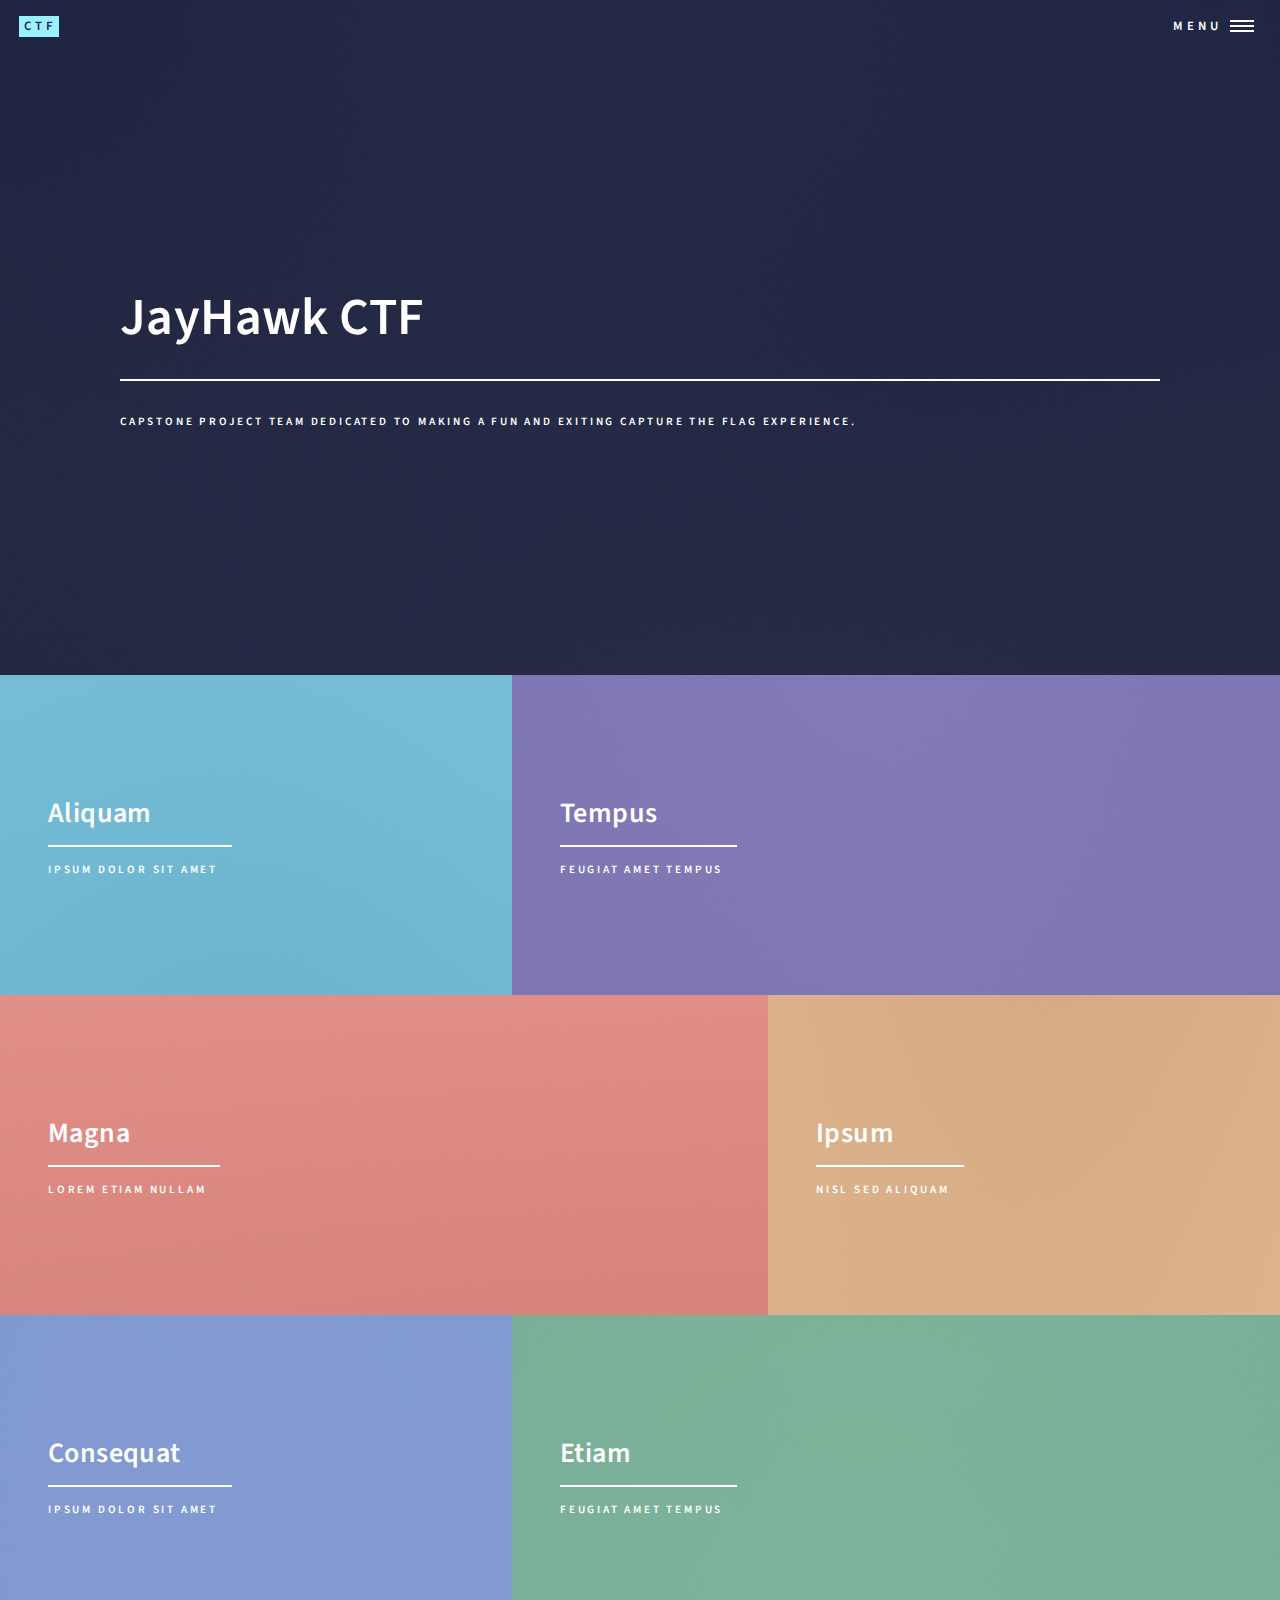
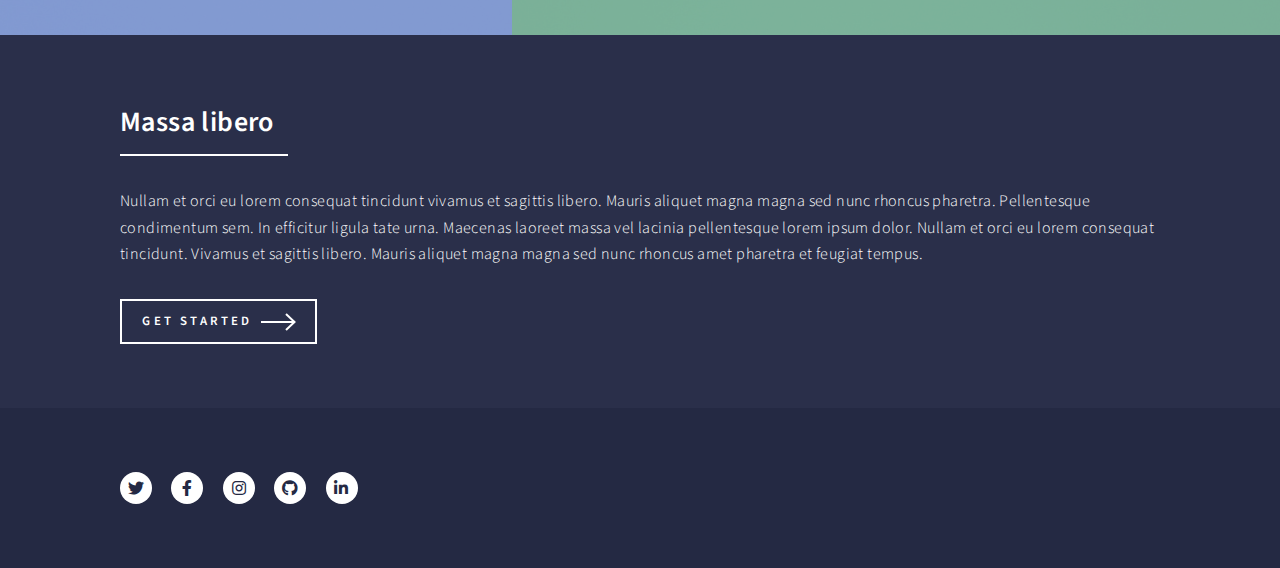
<file: index.html>
<!DOCTYPE HTML>
<html>
	<head>
		<title>Jayhawker CTF Informational</title>
		<meta charset="utf-8" />
		<meta name="viewport" content="width=device-width, initial-scale=1, user-scalable=no" />
		<link rel="stylesheet" href="assets/css/main.css" />
		<noscript><link rel="stylesheet" href="assets/css/noscript.css" /></noscript>
	</head>
	<body class="is-preload">

		<!-- Wrapper -->
			<div id="wrapper">

				<!-- Header -->
					<header id="header" class="alt">
						<a href="index.html" class="logo"><strong>CTF</strong></a>
						<nav>
							<a href="#menu">Menu</a>
						</nav>
					</header>

				<!-- Menu -->
					<nav id="menu">
						<ul class="links">
							<li><a href="index.html">Home</a></li>
							<li><a href="team.html">Team</a></li>
							<li><a href="project.html">Project</a></li>
							<li><a href="progress.html">Progress</a></li>
						</ul>
					</nav>

				<!-- Banner -->
					<section id="banner" class="major">
					
						<div class="inner">
							<header class="major">
								<h1>JayHawk CTF</h1>
							</header>
							<div class="content">
								<p>Capstone Project team dedicated to making a fun and exiting Capture the flag experience.</p>
							</div>
						</div>
					</section>

				<!-- Main -->
					<div id="main">

						<!-- One -->
							<section id="one" class="tiles">
								<article>
									<span class="image">
										<img src="images/pic01.jpg" alt="" />
									</span>
									<header class="major">
										<h3><a href="landing.html" class="link">Aliquam</a></h3>
										<p>Ipsum dolor sit amet</p>
									</header>
								</article>
								<article>
									<span class="image">
										<img src="images/pic02.jpg" alt="" />
									</span>
									<header class="major">
										<h3><a href="landing.html" class="link">Tempus</a></h3>
										<p>feugiat amet tempus</p>
									</header>
								</article>
								<article>
									<span class="image">
										<img src="images/pic03.jpg" alt="" />
									</span>
									<header class="major">
										<h3><a href="landing.html" class="link">Magna</a></h3>
										<p>Lorem etiam nullam</p>
									</header>
								</article>
								<article>
									<span class="image">
										<img src="images/pic04.jpg" alt="" />
									</span>
									<header class="major">
										<h3><a href="landing.html" class="link">Ipsum</a></h3>
										<p>Nisl sed aliquam</p>
									</header>
								</article>
								<article>
									<span class="image">
										<img src="images/pic05.jpg" alt="" />
									</span>
									<header class="major">
										<h3><a href="landing.html" class="link">Consequat</a></h3>
										<p>Ipsum dolor sit amet</p>
									</header>
								</article>
								<article>
									<span class="image">
										<img src="images/pic06.jpg" alt="" />
									</span>
									<header class="major">
										<h3><a href="landing.html" class="link">Etiam</a></h3>
										<p>Feugiat amet tempus</p>
									</header>
								</article>
							</section>

						<!-- Two -->
							<section id="two">
								<div class="inner">
									<header class="major">
										<h2>Massa libero</h2>
									</header>
									<p>Nullam et orci eu lorem consequat tincidunt vivamus et sagittis libero. Mauris aliquet magna magna sed nunc rhoncus pharetra. Pellentesque condimentum sem. In efficitur ligula tate urna. Maecenas laoreet massa vel lacinia pellentesque lorem ipsum dolor. Nullam et orci eu lorem consequat tincidunt. Vivamus et sagittis libero. Mauris aliquet magna magna sed nunc rhoncus amet pharetra et feugiat tempus.</p>
									<ul class="actions">
										<li><a href="landing.html" class="button next">Get Started</a></li>
									</ul>
								</div>
							</section>

					</div>
				<!-- Footer -->
					<footer id="footer">
						<div class="inner">
							<ul class="icons">
								<li><a href="#" class="icon brands alt fa-twitter"><span class="label">Twitter</span></a></li>
								<li><a href="#" class="icon brands alt fa-facebook-f"><span class="label">Facebook</span></a></li>
								<li><a href="#" class="icon brands alt fa-instagram"><span class="label">Instagram</span></a></li>
								<li><a href="#" class="icon brands alt fa-github"><span class="label">GitHub</span></a></li>
								<li><a href="#" class="icon brands alt fa-linkedin-in"><span class="label">LinkedIn</span></a></li>
							</ul>
						</div>
					</footer>

			</div>

		<!-- Scripts -->
			<script src="assets/js/jquery.min.js"></script>
			<script src="assets/js/jquery.scrolly.min.js"></script>
			<script src="assets/js/jquery.scrollex.min.js"></script>
			<script src="assets/js/browser.min.js"></script>
			<script src="assets/js/breakpoints.min.js"></script>
			<script src="assets/js/util.js"></script>
			<script src="assets/js/main.js"></script>

	</body>
</html>
</file>
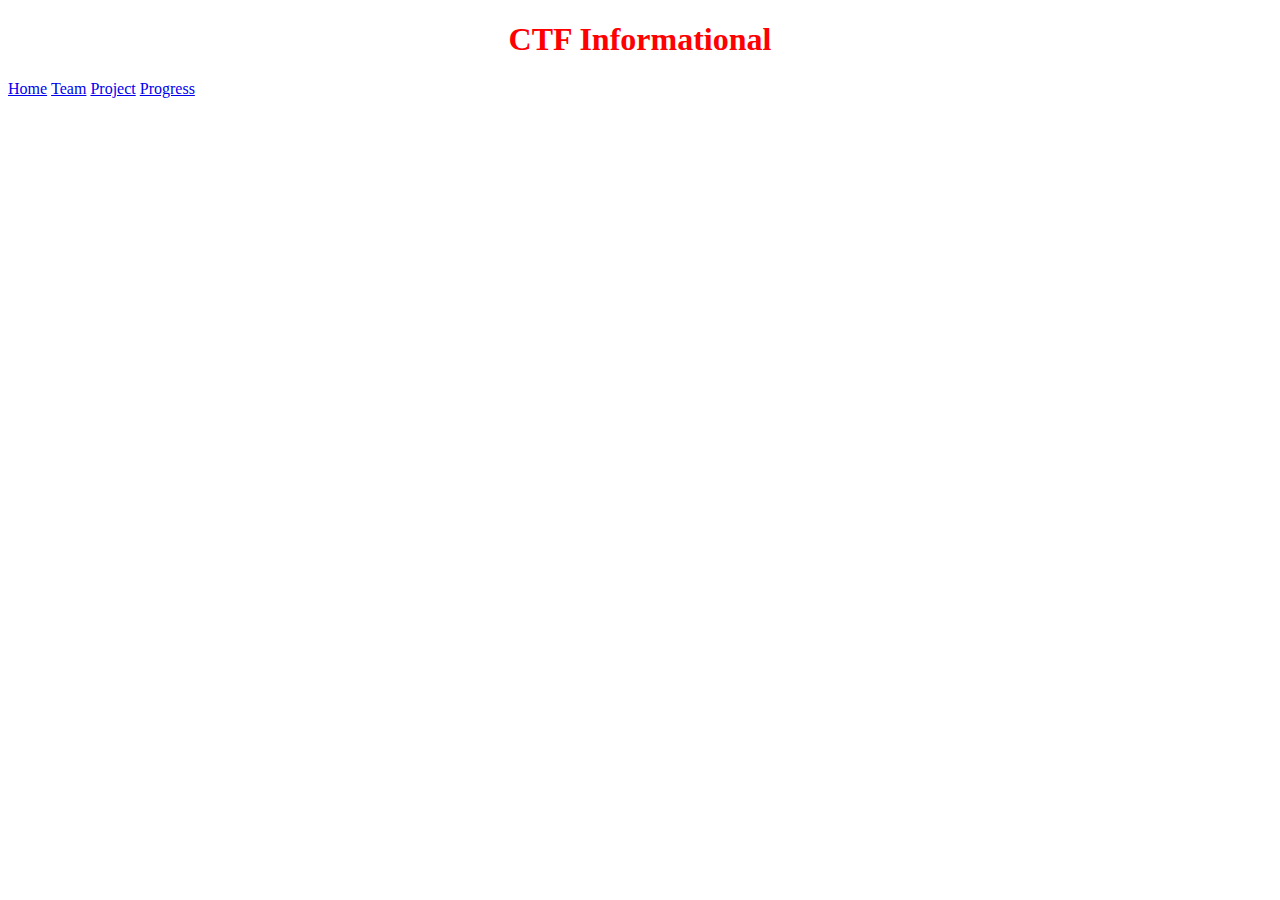
<file: Backup/index.html>
<!doctype html>

<html lang="en">
<head>
  <meta charset="utf-8">
  <title>Jayhacker CTF Informational</title>
  <meta name="Jayhawker Informational" content="Jayhacker CTF Informational">
  <meta name="Steffan" content="SitePoint">
  <link rel="stylesheet" href="Css\home.css">
</head>

<body>
  <h1> CTF Informational </h1>
	<ul>
		<li><a href="index.html">Home</a></li>
		<li><a href="team.html">Team</a></li>
		<li><a href="project.html">Project</a></li>
		<li><a href="progress.html">Progress</a></li>
	</ul>
</body>
</html>
</file>
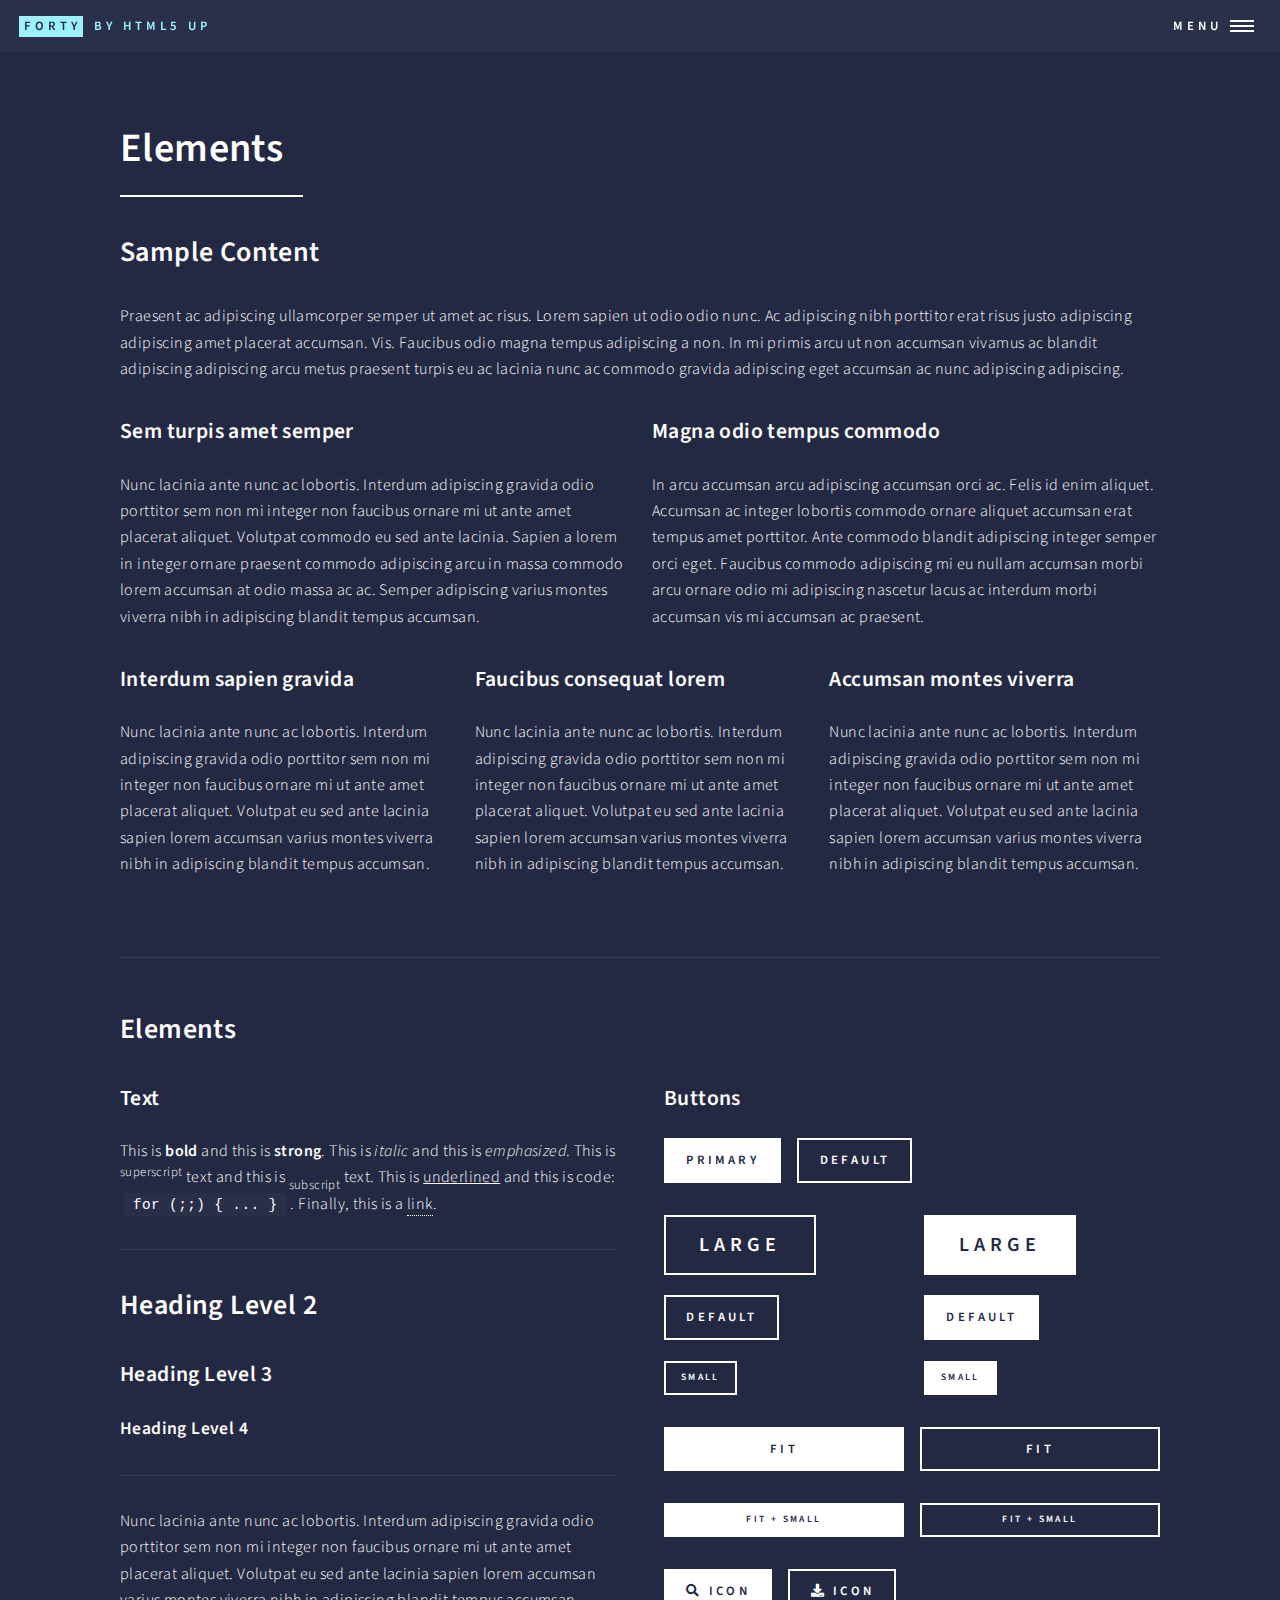
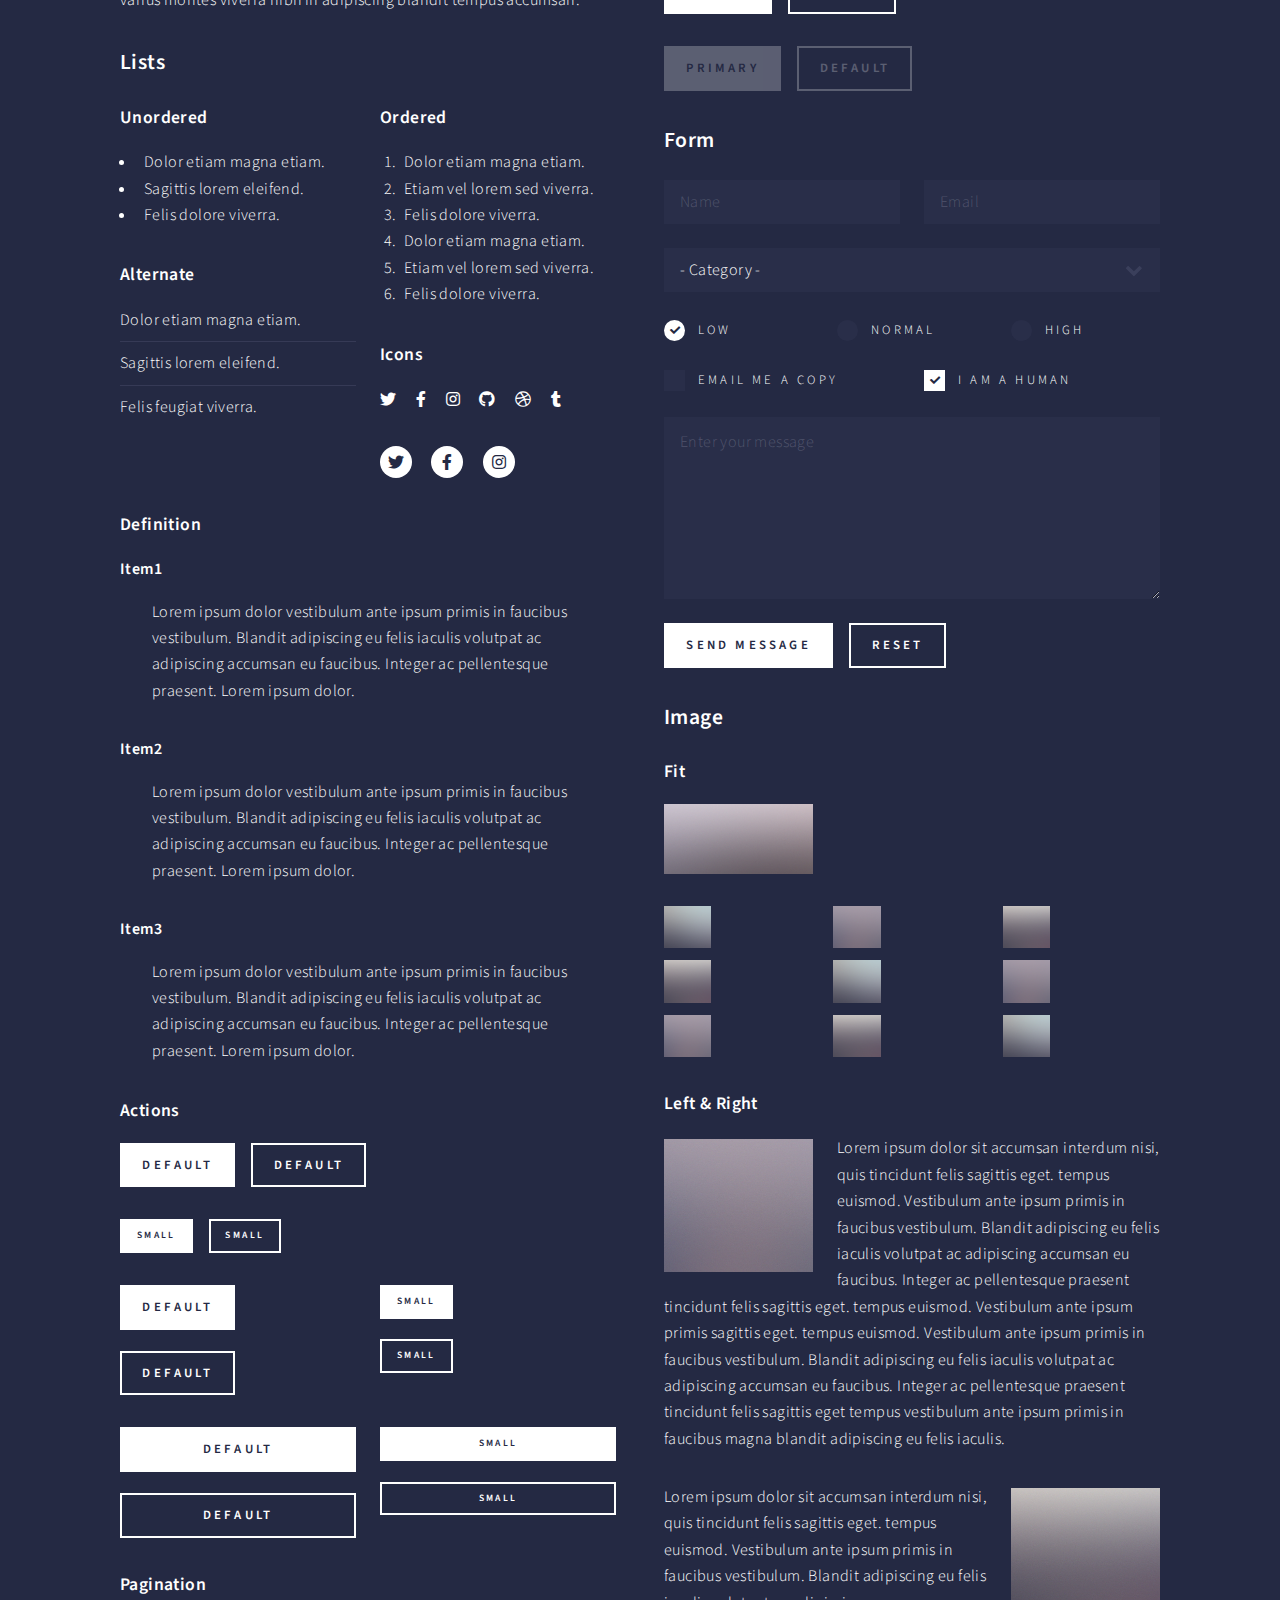
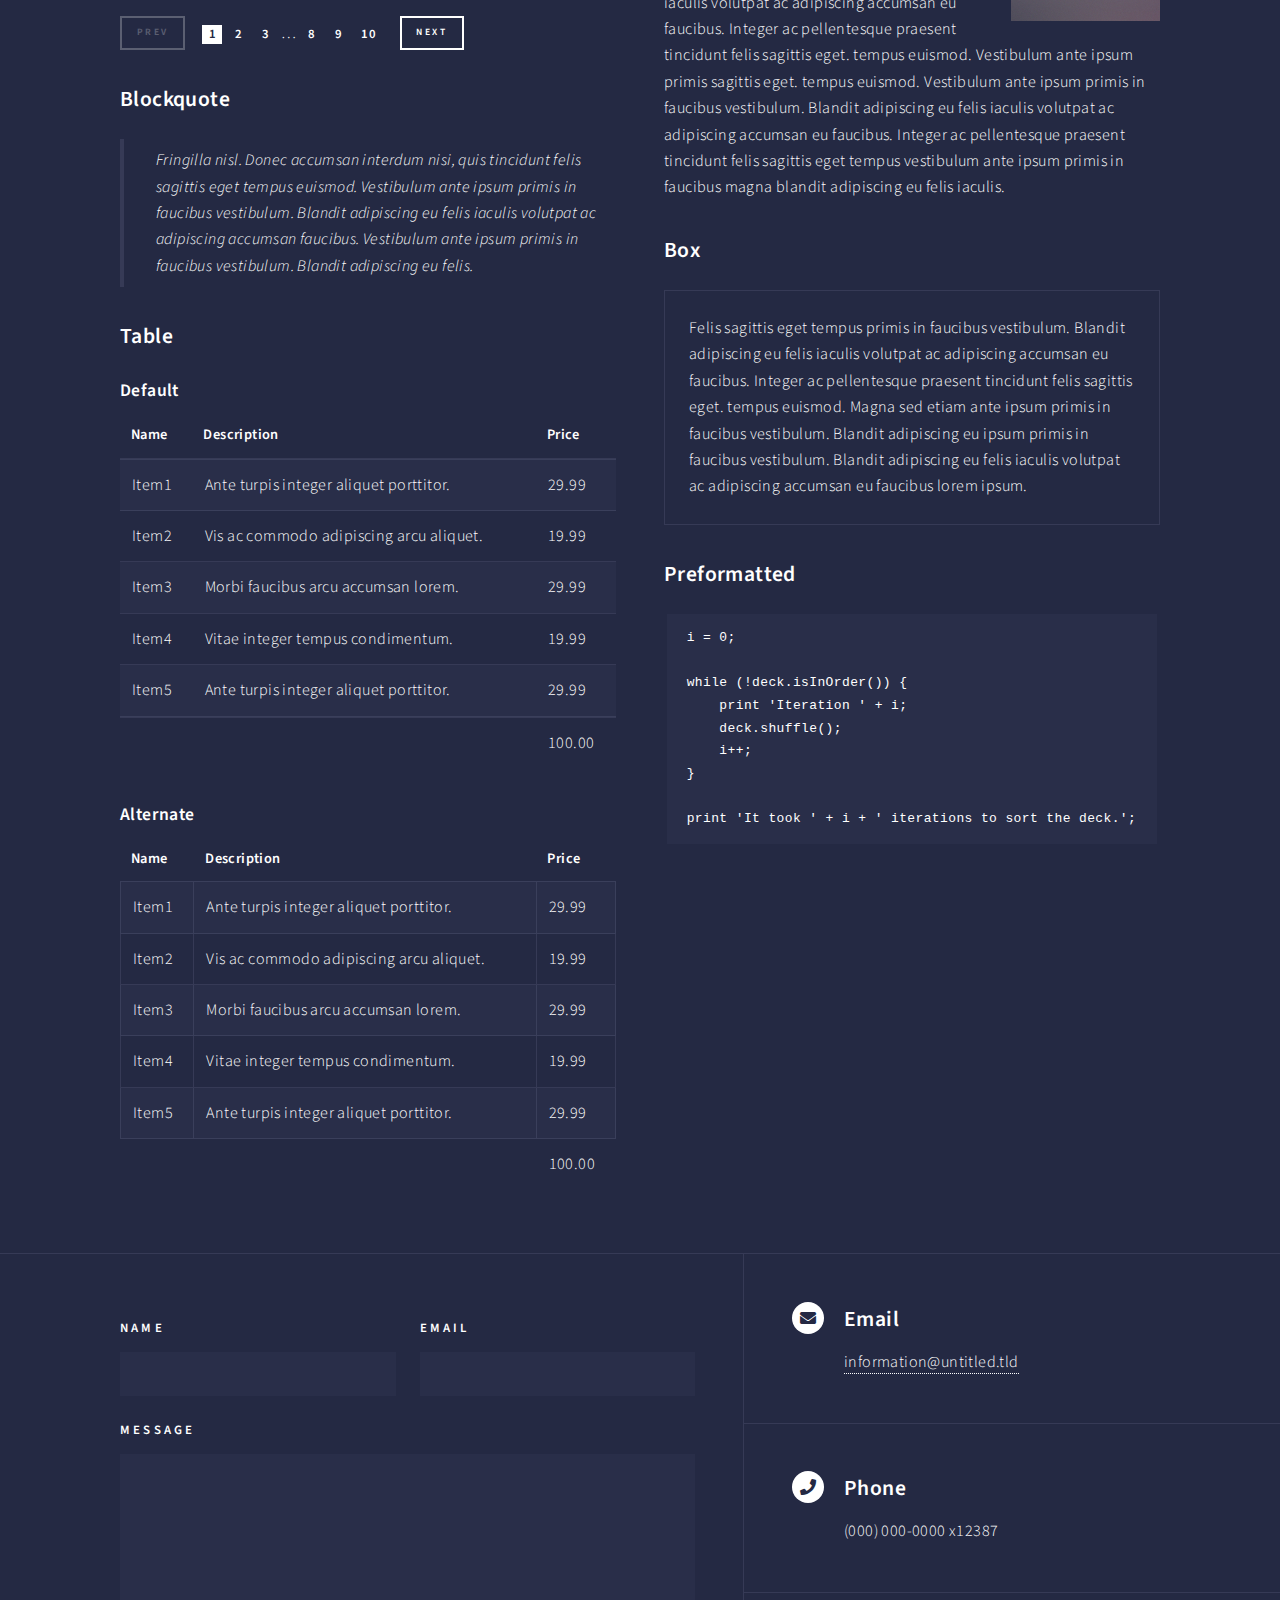
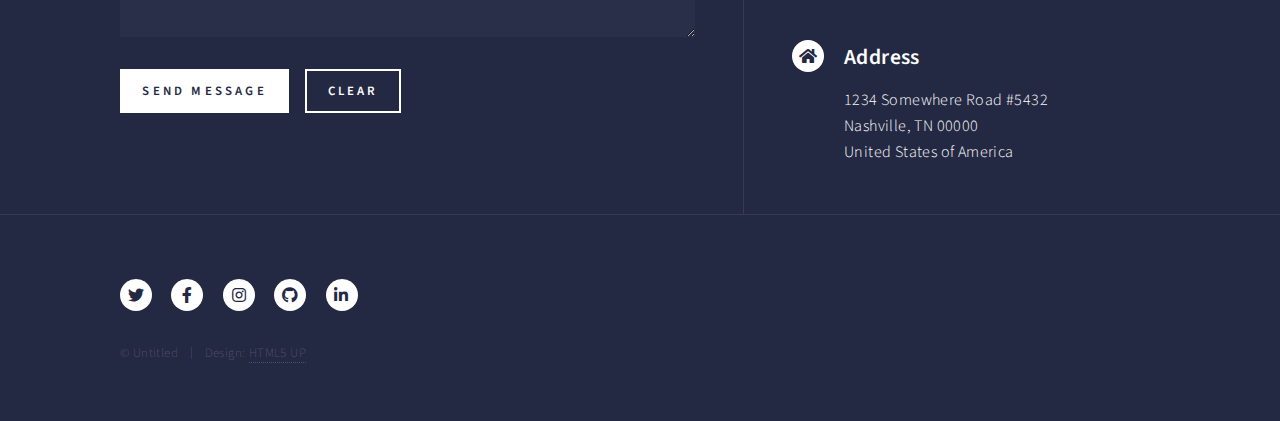
<file: elements.html>
<!DOCTYPE HTML>
<!--
	Forty by HTML5 UP
	html5up.net | @ajlkn
	Free for personal and commercial use under the CCA 3.0 license (html5up.net/license)
-->
<html>
	<head>
		<title>Elements - Forty by HTML5 UP</title>
		<meta charset="utf-8" />
		<meta name="viewport" content="width=device-width, initial-scale=1, user-scalable=no" />
		<link rel="stylesheet" href="assets/css/main.css" />
		<noscript><link rel="stylesheet" href="assets/css/noscript.css" /></noscript>
	</head>
	<body class="is-preload">

		<!-- Wrapper -->
			<div id="wrapper">

				<!-- Header -->
					<header id="header">
						<a href="index.html" class="logo"><strong>Forty</strong> <span>by HTML5 UP</span></a>
						<nav>
							<a href="#menu">Menu</a>
						</nav>
					</header>

				<!-- Menu -->
					<nav id="menu">
						<ul class="links">
							<li><a href="index.html">Home</a></li>
							<li><a href="landing.html">Landing</a></li>
							<li><a href="generic.html">Generic</a></li>
							<li><a href="elements.html">Elements</a></li>
						</ul>
						<ul class="actions stacked">
							<li><a href="#" class="button primary fit">Get Started</a></li>
							<li><a href="#" class="button fit">Log In</a></li>
						</ul>
					</nav>

				<!-- Main -->
					<div id="main" class="alt">

						<!-- One -->
							<section id="one">
								<div class="inner">
									<header class="major">
										<h1>Elements</h1>
									</header>

									<!-- Content -->
										<h2 id="content">Sample Content</h2>
										<p>Praesent ac adipiscing ullamcorper semper ut amet ac risus. Lorem sapien ut odio odio nunc. Ac adipiscing nibh porttitor erat risus justo adipiscing adipiscing amet placerat accumsan. Vis. Faucibus odio magna tempus adipiscing a non. In mi primis arcu ut non accumsan vivamus ac blandit adipiscing adipiscing arcu metus praesent turpis eu ac lacinia nunc ac commodo gravida adipiscing eget accumsan ac nunc adipiscing adipiscing.</p>
										<div class="row">
											<div class="col-6 col-12-small">
												<h3>Sem turpis amet semper</h3>
												<p>Nunc lacinia ante nunc ac lobortis. Interdum adipiscing gravida odio porttitor sem non mi integer non faucibus ornare mi ut ante amet placerat aliquet. Volutpat commodo eu sed ante lacinia. Sapien a lorem in integer ornare praesent commodo adipiscing arcu in massa commodo lorem accumsan at odio massa ac ac. Semper adipiscing varius montes viverra nibh in adipiscing blandit tempus accumsan.</p>
											</div>
											<div class="col-6 col-12-small">
												<h3>Magna odio tempus commodo</h3>
												<p>In arcu accumsan arcu adipiscing accumsan orci ac. Felis id enim aliquet. Accumsan ac integer lobortis commodo ornare aliquet accumsan erat tempus amet porttitor. Ante commodo blandit adipiscing integer semper orci eget. Faucibus commodo adipiscing mi eu nullam accumsan morbi arcu ornare odio mi adipiscing nascetur lacus ac interdum morbi accumsan vis mi accumsan ac praesent.</p>
											</div>
											<!-- Break -->
											<div class="col-4 col-12-medium">
												<h3>Interdum sapien gravida</h3>
												<p>Nunc lacinia ante nunc ac lobortis. Interdum adipiscing gravida odio porttitor sem non mi integer non faucibus ornare mi ut ante amet placerat aliquet. Volutpat eu sed ante lacinia sapien lorem accumsan varius montes viverra nibh in adipiscing blandit tempus accumsan.</p>
											</div>
											<div class="col-4 col-12-medium">
												<h3>Faucibus consequat lorem</h3>
												<p>Nunc lacinia ante nunc ac lobortis. Interdum adipiscing gravida odio porttitor sem non mi integer non faucibus ornare mi ut ante amet placerat aliquet. Volutpat eu sed ante lacinia sapien lorem accumsan varius montes viverra nibh in adipiscing blandit tempus accumsan.</p>
											</div>
											<div class="col-4 col-12-medium">
												<h3>Accumsan montes viverra</h3>
												<p>Nunc lacinia ante nunc ac lobortis. Interdum adipiscing gravida odio porttitor sem non mi integer non faucibus ornare mi ut ante amet placerat aliquet. Volutpat eu sed ante lacinia sapien lorem accumsan varius montes viverra nibh in adipiscing blandit tempus accumsan.</p>
											</div>
										</div>

									<hr class="major" />

									<!-- Elements -->
										<h2 id="elements">Elements</h2>
										<div class="row gtr-200">
											<div class="col-6 col-12-medium">

												<!-- Text stuff -->
													<h3>Text</h3>
													<p>This is <b>bold</b> and this is <strong>strong</strong>. This is <i>italic</i> and this is <em>emphasized</em>.
													This is <sup>superscript</sup> text and this is <sub>subscript</sub> text.
													This is <u>underlined</u> and this is code: <code>for (;;) { ... }</code>.
													Finally, this is a <a href="#">link</a>.</p>
													<hr />
													<h2>Heading Level 2</h2>
													<h3>Heading Level 3</h3>
													<h4>Heading Level 4</h4>
													<hr />
													<p>Nunc lacinia ante nunc ac lobortis. Interdum adipiscing gravida odio porttitor sem non mi integer non faucibus ornare mi ut ante amet placerat aliquet. Volutpat eu sed ante lacinia sapien lorem accumsan varius montes viverra nibh in adipiscing blandit tempus accumsan.</p>

												<!-- Lists -->
													<h3>Lists</h3>
													<div class="row">
														<div class="col-6 col-12-small">

															<h4>Unordered</h4>
															<ul>
																<li>Dolor etiam magna etiam.</li>
																<li>Sagittis lorem eleifend.</li>
																<li>Felis dolore viverra.</li>
															</ul>

															<h4>Alternate</h4>
															<ul class="alt">
																<li>Dolor etiam magna etiam.</li>
																<li>Sagittis lorem eleifend.</li>
																<li>Felis feugiat viverra.</li>
															</ul>

														</div>
														<div class="col-6 col-12-small">

															<h4>Ordered</h4>
															<ol>
																<li>Dolor etiam magna etiam.</li>
																<li>Etiam vel lorem sed viverra.</li>
																<li>Felis dolore viverra.</li>
																<li>Dolor etiam magna etiam.</li>
																<li>Etiam vel lorem sed viverra.</li>
																<li>Felis dolore viverra.</li>
															</ol>

															<h4>Icons</h4>
															<ul class="icons">
																<li><a href="#" class="icon brands fa-twitter"><span class="label">Twitter</span></a></li>
																<li><a href="#" class="icon brands fa-facebook-f"><span class="label">Facebook</span></a></li>
																<li><a href="#" class="icon brands fa-instagram"><span class="label">Instagram</span></a></li>
																<li><a href="#" class="icon brands fa-github"><span class="label">Github</span></a></li>
																<li><a href="#" class="icon brands fa-dribbble"><span class="label">Dribbble</span></a></li>
																<li><a href="#" class="icon brands fa-tumblr"><span class="label">Tumblr</span></a></li>
															</ul>
															<ul class="icons">
																<li><a href="#" class="icon brands alt fa-twitter"><span class="label">Twitter</span></a></li>
																<li><a href="#" class="icon brands alt fa-facebook-f"><span class="label">Facebook</span></a></li>
																<li><a href="#" class="icon brands alt fa-instagram"><span class="label">Instagram</span></a></li>
															</ul>

														</div>
													</div>
													<h4>Definition</h4>
													<dl>
														<dt>Item1</dt>
														<dd>
															<p>Lorem ipsum dolor vestibulum ante ipsum primis in faucibus vestibulum. Blandit adipiscing eu felis iaculis volutpat ac adipiscing accumsan eu faucibus. Integer ac pellentesque praesent. Lorem ipsum dolor.</p>
														</dd>
														<dt>Item2</dt>
														<dd>
															<p>Lorem ipsum dolor vestibulum ante ipsum primis in faucibus vestibulum. Blandit adipiscing eu felis iaculis volutpat ac adipiscing accumsan eu faucibus. Integer ac pellentesque praesent. Lorem ipsum dolor.</p>
														</dd>
														<dt>Item3</dt>
														<dd>
															<p>Lorem ipsum dolor vestibulum ante ipsum primis in faucibus vestibulum. Blandit adipiscing eu felis iaculis volutpat ac adipiscing accumsan eu faucibus. Integer ac pellentesque praesent. Lorem ipsum dolor.</p>
														</dd>
													</dl>

													<h4>Actions</h4>
													<ul class="actions">
														<li><a href="#" class="button primary">Default</a></li>
														<li><a href="#" class="button">Default</a></li>
													</ul>
													<ul class="actions small">
														<li><a href="#" class="button primary small">Small</a></li>
														<li><a href="#" class="button small">Small</a></li>
													</ul>
													<div class="row">
														<div class="col-6 col-12-small">
															<ul class="actions stacked">
																<li><a href="#" class="button primary">Default</a></li>
																<li><a href="#" class="button">Default</a></li>
															</ul>
														</div>
														<div class="col-6 col-12-small">
															<ul class="actions stacked">
																<li><a href="#" class="button primary small">Small</a></li>
																<li><a href="#" class="button small">Small</a></li>
															</ul>
														</div>
														<div class="col-6 col-12-small">
															<ul class="actions stacked">
																<li><a href="#" class="button primary fit">Default</a></li>
																<li><a href="#" class="button fit">Default</a></li>
															</ul>
														</div>
														<div class="col-6 col-12-small">
															<ul class="actions stacked">
																<li><a href="#" class="button primary small fit">Small</a></li>
																<li><a href="#" class="button small fit">Small</a></li>
															</ul>
														</div>
													</div>

													<h4>Pagination</h4>
													<ul class="pagination">
														<li><span class="button small disabled">Prev</span></li>
														<li><a href="#" class="page active">1</a></li>
														<li><a href="#" class="page">2</a></li>
														<li><a href="#" class="page">3</a></li>
														<li><span>&hellip;</span></li>
														<li><a href="#" class="page">8</a></li>
														<li><a href="#" class="page">9</a></li>
														<li><a href="#" class="page">10</a></li>
														<li><a href="#" class="button small">Next</a></li>
													</ul>

												<!-- Blockquote -->
													<h3>Blockquote</h3>
													<blockquote>Fringilla nisl. Donec accumsan interdum nisi, quis tincidunt felis sagittis eget tempus euismod. Vestibulum ante ipsum primis in faucibus vestibulum. Blandit adipiscing eu felis iaculis volutpat ac adipiscing accumsan faucibus. Vestibulum ante ipsum primis in faucibus vestibulum. Blandit adipiscing eu felis.</blockquote>

												<!-- Table -->
													<h3>Table</h3>

													<h4>Default</h4>
													<div class="table-wrapper">
														<table>
															<thead>
																<tr>
																	<th>Name</th>
																	<th>Description</th>
																	<th>Price</th>
																</tr>
															</thead>
															<tbody>
																<tr>
																	<td>Item1</td>
																	<td>Ante turpis integer aliquet porttitor.</td>
																	<td>29.99</td>
																</tr>
																<tr>
																	<td>Item2</td>
																	<td>Vis ac commodo adipiscing arcu aliquet.</td>
																	<td>19.99</td>
																</tr>
																<tr>
																	<td>Item3</td>
																	<td> Morbi faucibus arcu accumsan lorem.</td>
																	<td>29.99</td>
																</tr>
																<tr>
																	<td>Item4</td>
																	<td>Vitae integer tempus condimentum.</td>
																	<td>19.99</td>
																</tr>
																<tr>
																	<td>Item5</td>
																	<td>Ante turpis integer aliquet porttitor.</td>
																	<td>29.99</td>
																</tr>
															</tbody>
															<tfoot>
																<tr>
																	<td colspan="2"></td>
																	<td>100.00</td>
																</tr>
															</tfoot>
														</table>
													</div>

													<h4>Alternate</h4>
													<div class="table-wrapper">
														<table class="alt">
															<thead>
																<tr>
																	<th>Name</th>
																	<th>Description</th>
																	<th>Price</th>
																</tr>
															</thead>
															<tbody>
																<tr>
																	<td>Item1</td>
																	<td>Ante turpis integer aliquet porttitor.</td>
																	<td>29.99</td>
																</tr>
																<tr>
																	<td>Item2</td>
																	<td>Vis ac commodo adipiscing arcu aliquet.</td>
																	<td>19.99</td>
																</tr>
																<tr>
																	<td>Item3</td>
																	<td> Morbi faucibus arcu accumsan lorem.</td>
																	<td>29.99</td>
																</tr>
																<tr>
																	<td>Item4</td>
																	<td>Vitae integer tempus condimentum.</td>
																	<td>19.99</td>
																</tr>
																<tr>
																	<td>Item5</td>
																	<td>Ante turpis integer aliquet porttitor.</td>
																	<td>29.99</td>
																</tr>
															</tbody>
															<tfoot>
																<tr>
																	<td colspan="2"></td>
																	<td>100.00</td>
																</tr>
															</tfoot>
														</table>
													</div>

											</div>
											<div class="col-6 col-12-medium">

												<!-- Buttons -->
													<h3>Buttons</h3>
													<ul class="actions">
														<li><a href="#" class="button primary">Primary</a></li>
														<li><a href="#" class="button">Default</a></li>
													</ul>
													<div class="row">
														<div class="col-6 col-12-xsmall">
															<ul class="actions stacked">
																<li><a href="#" class="button large">Large</a></li>
																<li><a href="#" class="button">Default</a></li>
																<li><a href="#" class="button small">Small</a></li>
															</ul>
														</div>
														<div class="col-6 col-12-xsmall">
															<ul class="actions stacked">
																<li><a href="#" class="button primary large">Large</a></li>
																<li><a href="#" class="button primary">Default</a></li>
																<li><a href="#" class="button primary small">Small</a></li>
															</ul>
														</div>
													</div>
													<ul class="actions fit">
														<li><a href="#" class="button primary fit">Fit</a></li>
														<li><a href="#" class="button fit">Fit</a></li>
													</ul>
													<ul class="actions fit small">
														<li><a href="#" class="button primary fit small">Fit + Small</a></li>
														<li><a href="#" class="button fit small">Fit + Small</a></li>
													</ul>
													<ul class="actions">
														<li><a href="#" class="button primary icon solid fa-search">Icon</a></li>
														<li><a href="#" class="button icon solid fa-download">Icon</a></li>
													</ul>
													<ul class="actions">
														<li><span class="button primary disabled">Primary</span></li>
														<li><span class="button disabled">Default</span></li>
													</ul>

												<!-- Form -->
													<h3>Form</h3>

													<form method="post" action="#">
														<div class="row gtr-uniform">
															<div class="col-6 col-12-xsmall">
																<input type="text" name="demo-name" id="demo-name" value="" placeholder="Name" />
															</div>
															<div class="col-6 col-12-xsmall">
																<input type="email" name="demo-email" id="demo-email" value="" placeholder="Email" />
															</div>
															<!-- Break -->
															<div class="col-12">
																<select name="demo-category" id="demo-category">
																	<option value="">- Category -</option>
																	<option value="1">Manufacturing</option>
																	<option value="1">Shipping</option>
																	<option value="1">Administration</option>
																	<option value="1">Human Resources</option>
																</select>
															</div>
															<!-- Break -->
															<div class="col-4 col-12-small">
																<input type="radio" id="demo-priority-low" name="demo-priority" checked>
																<label for="demo-priority-low">Low</label>
															</div>
															<div class="col-4 col-12-small">
																<input type="radio" id="demo-priority-normal" name="demo-priority">
																<label for="demo-priority-normal">Normal</label>
															</div>
															<div class="col-4 col-12-small">
																<input type="radio" id="demo-priority-high" name="demo-priority">
																<label for="demo-priority-high">High</label>
															</div>
															<!-- Break -->
															<div class="col-6 col-12-small">
																<input type="checkbox" id="demo-copy" name="demo-copy">
																<label for="demo-copy">Email me a copy</label>
															</div>
															<div class="col-6 col-12-small">
																<input type="checkbox" id="demo-human" name="demo-human" checked>
																<label for="demo-human">I am a human</label>
															</div>
															<!-- Break -->
															<div class="col-12">
																<textarea name="demo-message" id="demo-message" placeholder="Enter your message" rows="6"></textarea>
															</div>
															<!-- Break -->
															<div class="col-12">
																<ul class="actions">
																	<li><input type="submit" value="Send Message" class="primary" /></li>
																	<li><input type="reset" value="Reset" /></li>
																</ul>
															</div>
														</div>
													</form>

												<!-- Image -->
													<h3>Image</h3>

													<h4>Fit</h4>
													<span class="image fit"><img src="images/pic03.jpg" alt="" /></span>
													<div class="box alt">
														<div class="row gtr-50 gtr-uniform">
															<div class="col-4"><span class="image fit"><img src="images/pic08.jpg" alt="" /></span></div>
															<div class="col-4"><span class="image fit"><img src="images/pic09.jpg" alt="" /></span></div>
															<div class="col-4"><span class="image fit"><img src="images/pic10.jpg" alt="" /></span></div>
															<!-- Break -->
															<div class="col-4"><span class="image fit"><img src="images/pic10.jpg" alt="" /></span></div>
															<div class="col-4"><span class="image fit"><img src="images/pic08.jpg" alt="" /></span></div>
															<div class="col-4"><span class="image fit"><img src="images/pic09.jpg" alt="" /></span></div>
															<!-- Break -->
															<div class="col-4"><span class="image fit"><img src="images/pic09.jpg" alt="" /></span></div>
															<div class="col-4"><span class="image fit"><img src="images/pic10.jpg" alt="" /></span></div>
															<div class="col-4"><span class="image fit"><img src="images/pic08.jpg" alt="" /></span></div>
														</div>
													</div>

													<h4>Left &amp; Right</h4>
													<p><span class="image left"><img src="images/pic09.jpg" alt="" /></span>Lorem ipsum dolor sit accumsan interdum nisi, quis tincidunt felis sagittis eget. tempus euismod. Vestibulum ante ipsum primis in faucibus vestibulum. Blandit adipiscing eu felis iaculis volutpat ac adipiscing accumsan eu faucibus. Integer ac pellentesque praesent tincidunt felis sagittis eget. tempus euismod. Vestibulum ante ipsum primis sagittis eget. tempus euismod. Vestibulum ante ipsum primis in faucibus vestibulum. Blandit adipiscing eu felis iaculis volutpat ac adipiscing accumsan eu faucibus. Integer ac pellentesque praesent tincidunt felis sagittis eget tempus vestibulum ante ipsum primis in faucibus magna blandit adipiscing eu felis iaculis.</p>
													<p><span class="image right"><img src="images/pic10.jpg" alt="" /></span>Lorem ipsum dolor sit accumsan interdum nisi, quis tincidunt felis sagittis eget. tempus euismod. Vestibulum ante ipsum primis in faucibus vestibulum. Blandit adipiscing eu felis iaculis volutpat ac adipiscing accumsan eu faucibus. Integer ac pellentesque praesent tincidunt felis sagittis eget. tempus euismod. Vestibulum ante ipsum primis sagittis eget. tempus euismod. Vestibulum ante ipsum primis in faucibus vestibulum. Blandit adipiscing eu felis iaculis volutpat ac adipiscing accumsan eu faucibus. Integer ac pellentesque praesent tincidunt felis sagittis eget tempus vestibulum ante ipsum primis in faucibus magna blandit adipiscing eu felis iaculis.</p>

												<!-- Box -->
													<h3>Box</h3>
													<div class="box">
														<p>Felis sagittis eget tempus primis in faucibus vestibulum. Blandit adipiscing eu felis iaculis volutpat ac adipiscing accumsan eu faucibus. Integer ac pellentesque praesent tincidunt felis sagittis eget. tempus euismod. Magna sed etiam ante ipsum primis in faucibus vestibulum. Blandit adipiscing eu ipsum primis in faucibus vestibulum. Blandit adipiscing eu felis iaculis volutpat ac adipiscing accumsan eu faucibus lorem ipsum.</p>
													</div>

												<!-- Preformatted Code -->
													<h3>Preformatted</h3>
													<pre><code>i = 0;

while (!deck.isInOrder()) {
    print 'Iteration ' + i;
    deck.shuffle();
    i++;
}

print 'It took ' + i + ' iterations to sort the deck.';
</code></pre>

											</div>
										</div>

								</div>
							</section>

					</div>

				<!-- Contact -->
					<section id="contact">
						<div class="inner">
							<section>
								<form method="post" action="#">
									<div class="fields">
										<div class="field half">
											<label for="name">Name</label>
											<input type="text" name="name" id="name" />
										</div>
										<div class="field half">
											<label for="email">Email</label>
											<input type="text" name="email" id="email" />
										</div>
										<div class="field">
											<label for="message">Message</label>
											<textarea name="message" id="message" rows="6"></textarea>
										</div>
									</div>
									<ul class="actions">
										<li><input type="submit" value="Send Message" class="primary" /></li>
										<li><input type="reset" value="Clear" /></li>
									</ul>
								</form>
							</section>
							<section class="split">
								<section>
									<div class="contact-method">
										<span class="icon solid alt fa-envelope"></span>
										<h3>Email</h3>
										<a href="#">information@untitled.tld</a>
									</div>
								</section>
								<section>
									<div class="contact-method">
										<span class="icon solid alt fa-phone"></span>
										<h3>Phone</h3>
										<span>(000) 000-0000 x12387</span>
									</div>
								</section>
								<section>
									<div class="contact-method">
										<span class="icon solid alt fa-home"></span>
										<h3>Address</h3>
										<span>1234 Somewhere Road #5432<br />
										Nashville, TN 00000<br />
										United States of America</span>
									</div>
								</section>
							</section>
						</div>
					</section>

				<!-- Footer -->
					<footer id="footer">
						<div class="inner">
							<ul class="icons">
								<li><a href="#" class="icon brands alt fa-twitter"><span class="label">Twitter</span></a></li>
								<li><a href="#" class="icon brands alt fa-facebook-f"><span class="label">Facebook</span></a></li>
								<li><a href="#" class="icon brands alt fa-instagram"><span class="label">Instagram</span></a></li>
								<li><a href="#" class="icon brands alt fa-github"><span class="label">GitHub</span></a></li>
								<li><a href="#" class="icon brands alt fa-linkedin-in"><span class="label">LinkedIn</span></a></li>
							</ul>
							<ul class="copyright">
								<li>&copy; Untitled</li><li>Design: <a href="https://html5up.net">HTML5 UP</a></li>
							</ul>
						</div>
					</footer>

			</div>

		<!-- Scripts -->
			<script src="assets/js/jquery.min.js"></script>
			<script src="assets/js/jquery.scrolly.min.js"></script>
			<script src="assets/js/jquery.scrollex.min.js"></script>
			<script src="assets/js/browser.min.js"></script>
			<script src="assets/js/breakpoints.min.js"></script>
			<script src="assets/js/util.js"></script>
			<script src="assets/js/main.js"></script>

	</body>
</html>
</file>
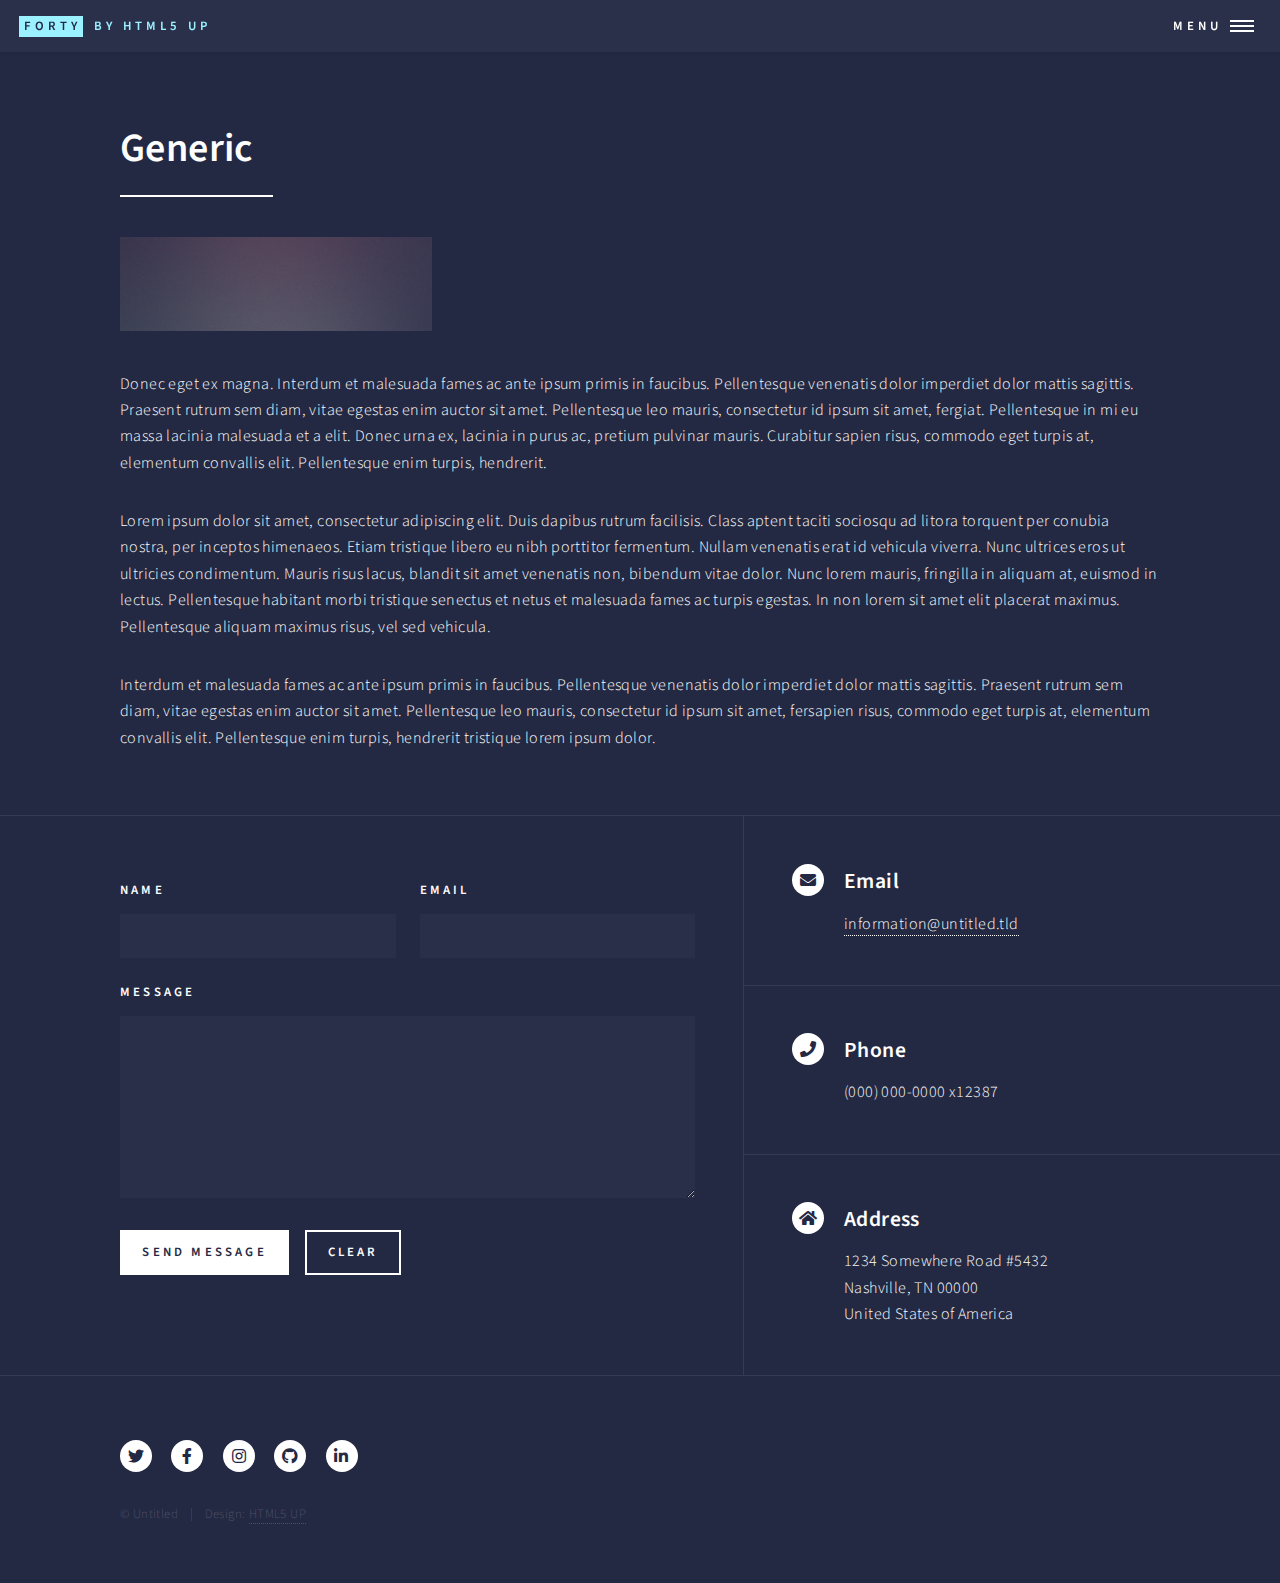
<file: generic.html>
<!DOCTYPE HTML>
<!--
	Forty by HTML5 UP
	html5up.net | @ajlkn
	Free for personal and commercial use under the CCA 3.0 license (html5up.net/license)
-->
<html>
	<head>
		<title>Generic - Forty by HTML5 UP</title>
		<meta charset="utf-8" />
		<meta name="viewport" content="width=device-width, initial-scale=1, user-scalable=no" />
		<link rel="stylesheet" href="assets/css/main.css" />
		<noscript><link rel="stylesheet" href="assets/css/noscript.css" /></noscript>
	</head>
	<body class="is-preload">

		<!-- Wrapper -->
			<div id="wrapper">

				<!-- Header -->
					<header id="header">
						<a href="index.html" class="logo"><strong>Forty</strong> <span>by HTML5 UP</span></a>
						<nav>
							<a href="#menu">Menu</a>
						</nav>
					</header>

				<!-- Menu -->
					<nav id="menu">
						<ul class="links">
							<li><a href="index.html">Home</a></li>
							<li><a href="landing.html">Landing</a></li>
							<li><a href="generic.html">Generic</a></li>
							<li><a href="elements.html">Elements</a></li>
						</ul>
						<ul class="actions stacked">
							<li><a href="#" class="button primary fit">Get Started</a></li>
							<li><a href="#" class="button fit">Log In</a></li>
						</ul>
					</nav>

				<!-- Main -->
					<div id="main" class="alt">

						<!-- One -->
							<section id="one">
								<div class="inner">
									<header class="major">
										<h1>Generic</h1>
									</header>
									<span class="image main"><img src="images/pic11.jpg" alt="" /></span>
									<p>Donec eget ex magna. Interdum et malesuada fames ac ante ipsum primis in faucibus. Pellentesque venenatis dolor imperdiet dolor mattis sagittis. Praesent rutrum sem diam, vitae egestas enim auctor sit amet. Pellentesque leo mauris, consectetur id ipsum sit amet, fergiat. Pellentesque in mi eu massa lacinia malesuada et a elit. Donec urna ex, lacinia in purus ac, pretium pulvinar mauris. Curabitur sapien risus, commodo eget turpis at, elementum convallis elit. Pellentesque enim turpis, hendrerit.</p>
									<p>Lorem ipsum dolor sit amet, consectetur adipiscing elit. Duis dapibus rutrum facilisis. Class aptent taciti sociosqu ad litora torquent per conubia nostra, per inceptos himenaeos. Etiam tristique libero eu nibh porttitor fermentum. Nullam venenatis erat id vehicula viverra. Nunc ultrices eros ut ultricies condimentum. Mauris risus lacus, blandit sit amet venenatis non, bibendum vitae dolor. Nunc lorem mauris, fringilla in aliquam at, euismod in lectus. Pellentesque habitant morbi tristique senectus et netus et malesuada fames ac turpis egestas. In non lorem sit amet elit placerat maximus. Pellentesque aliquam maximus risus, vel sed vehicula.</p>
									<p>Interdum et malesuada fames ac ante ipsum primis in faucibus. Pellentesque venenatis dolor imperdiet dolor mattis sagittis. Praesent rutrum sem diam, vitae egestas enim auctor sit amet. Pellentesque leo mauris, consectetur id ipsum sit amet, fersapien risus, commodo eget turpis at, elementum convallis elit. Pellentesque enim turpis, hendrerit tristique lorem ipsum dolor.</p>
								</div>
							</section>

					</div>

				<!-- Contact -->
					<section id="contact">
						<div class="inner">
							<section>
								<form method="post" action="#">
									<div class="fields">
										<div class="field half">
											<label for="name">Name</label>
											<input type="text" name="name" id="name" />
										</div>
										<div class="field half">
											<label for="email">Email</label>
											<input type="text" name="email" id="email" />
										</div>
										<div class="field">
											<label for="message">Message</label>
											<textarea name="message" id="message" rows="6"></textarea>
										</div>
									</div>
									<ul class="actions">
										<li><input type="submit" value="Send Message" class="primary" /></li>
										<li><input type="reset" value="Clear" /></li>
									</ul>
								</form>
							</section>
							<section class="split">
								<section>
									<div class="contact-method">
										<span class="icon solid alt fa-envelope"></span>
										<h3>Email</h3>
										<a href="#">information@untitled.tld</a>
									</div>
								</section>
								<section>
									<div class="contact-method">
										<span class="icon solid alt fa-phone"></span>
										<h3>Phone</h3>
										<span>(000) 000-0000 x12387</span>
									</div>
								</section>
								<section>
									<div class="contact-method">
										<span class="icon solid alt fa-home"></span>
										<h3>Address</h3>
										<span>1234 Somewhere Road #5432<br />
										Nashville, TN 00000<br />
										United States of America</span>
									</div>
								</section>
							</section>
						</div>
					</section>

				<!-- Footer -->
					<footer id="footer">
						<div class="inner">
							<ul class="icons">
								<li><a href="#" class="icon brands alt fa-twitter"><span class="label">Twitter</span></a></li>
								<li><a href="#" class="icon brands alt fa-facebook-f"><span class="label">Facebook</span></a></li>
								<li><a href="#" class="icon brands alt fa-instagram"><span class="label">Instagram</span></a></li>
								<li><a href="#" class="icon brands alt fa-github"><span class="label">GitHub</span></a></li>
								<li><a href="#" class="icon brands alt fa-linkedin-in"><span class="label">LinkedIn</span></a></li>
							</ul>
							<ul class="copyright">
								<li>&copy; Untitled</li><li>Design: <a href="https://html5up.net">HTML5 UP</a></li>
							</ul>
						</div>
					</footer>

			</div>

		<!-- Scripts -->
			<script src="assets/js/jquery.min.js"></script>
			<script src="assets/js/jquery.scrolly.min.js"></script>
			<script src="assets/js/jquery.scrollex.min.js"></script>
			<script src="assets/js/browser.min.js"></script>
			<script src="assets/js/breakpoints.min.js"></script>
			<script src="assets/js/util.js"></script>
			<script src="assets/js/main.js"></script>

	</body>
</html>
</file>
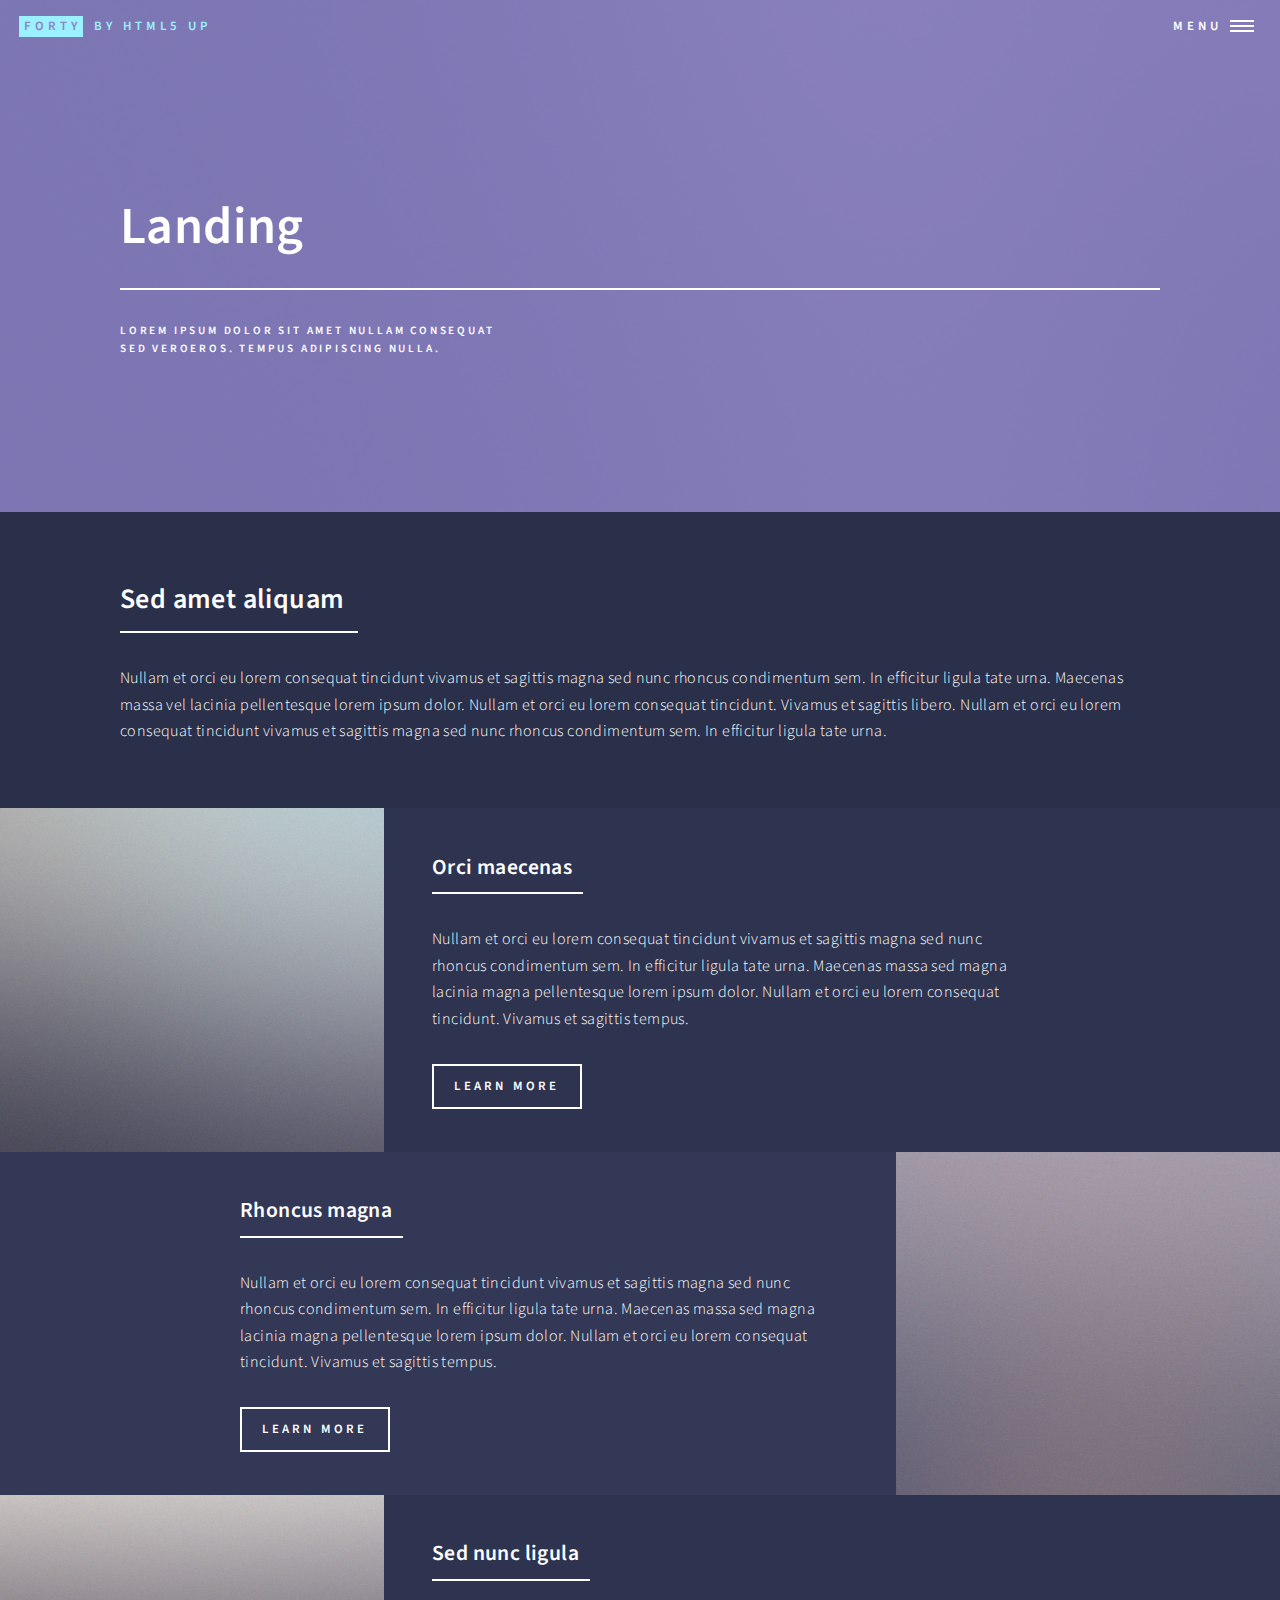
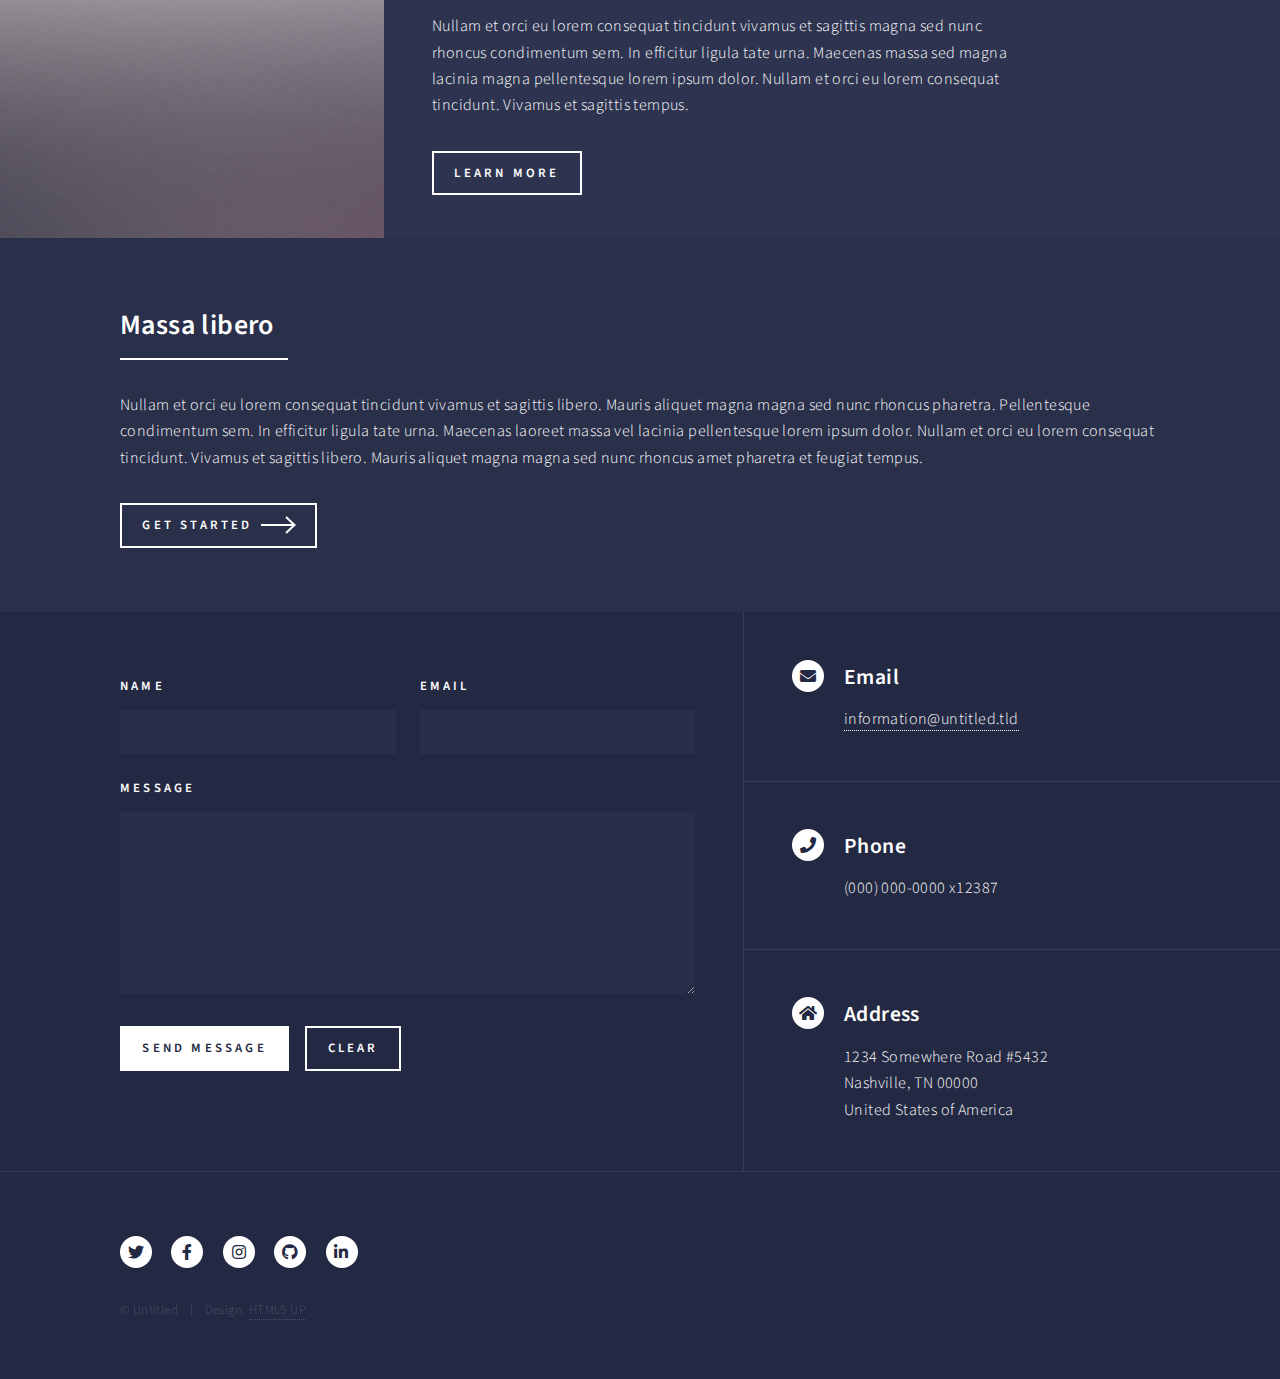
<file: landing.html>
<!DOCTYPE HTML>
<!--
	Forty by HTML5 UP
	html5up.net | @ajlkn
	Free for personal and commercial use under the CCA 3.0 license (html5up.net/license)
-->
<html>
	<head>
		<title>Landing - Forty by HTML5 UP</title>
		<meta charset="utf-8" />
		<meta name="viewport" content="width=device-width, initial-scale=1, user-scalable=no" />
		<link rel="stylesheet" href="assets/css/main.css" />
		<noscript><link rel="stylesheet" href="assets/css/noscript.css" /></noscript>
	</head>
	<body class="is-preload">

		<!-- Wrapper -->
			<div id="wrapper">

				<!-- Header -->
				<!-- Note: The "styleN" class below should match that of the banner element. -->
					<header id="header" class="alt style2">
						<a href="index.html" class="logo"><strong>Forty</strong> <span>by HTML5 UP</span></a>
						<nav>
							<a href="#menu">Menu</a>
						</nav>
					</header>

				<!-- Menu -->
					<nav id="menu">
						<ul class="links">
							<li><a href="index.html">Home</a></li>
							<li><a href="landing.html">Landing</a></li>
							<li><a href="generic.html">Generic</a></li>
							<li><a href="elements.html">Elements</a></li>
						</ul>
						<ul class="actions stacked">
							<li><a href="#" class="button primary fit">Get Started</a></li>
							<li><a href="#" class="button fit">Log In</a></li>
						</ul>
					</nav>

				<!-- Banner -->
				<!-- Note: The "styleN" class below should match that of the header element. -->
					<section id="banner" class="style2">
						<div class="inner">
							<span class="image">
								<img src="images/pic07.jpg" alt="" />
							</span>
							<header class="major">
								<h1>Landing</h1>
							</header>
							<div class="content">
								<p>Lorem ipsum dolor sit amet nullam consequat<br />
								sed veroeros. tempus adipiscing nulla.</p>
							</div>
						</div>
					</section>

				<!-- Main -->
					<div id="main">

						<!-- One -->
							<section id="one">
								<div class="inner">
									<header class="major">
										<h2>Sed amet aliquam</h2>
									</header>
									<p>Nullam et orci eu lorem consequat tincidunt vivamus et sagittis magna sed nunc rhoncus condimentum sem. In efficitur ligula tate urna. Maecenas massa vel lacinia pellentesque lorem ipsum dolor. Nullam et orci eu lorem consequat tincidunt. Vivamus et sagittis libero. Nullam et orci eu lorem consequat tincidunt vivamus et sagittis magna sed nunc rhoncus condimentum sem. In efficitur ligula tate urna.</p>
								</div>
							</section>

						<!-- Two -->
							<section id="two" class="spotlights">
								<section>
									<a href="generic.html" class="image">
										<img src="images/pic08.jpg" alt="" data-position="center center" />
									</a>
									<div class="content">
										<div class="inner">
											<header class="major">
												<h3>Orci maecenas</h3>
											</header>
											<p>Nullam et orci eu lorem consequat tincidunt vivamus et sagittis magna sed nunc rhoncus condimentum sem. In efficitur ligula tate urna. Maecenas massa sed magna lacinia magna pellentesque lorem ipsum dolor. Nullam et orci eu lorem consequat tincidunt. Vivamus et sagittis tempus.</p>
											<ul class="actions">
												<li><a href="generic.html" class="button">Learn more</a></li>
											</ul>
										</div>
									</div>
								</section>
								<section>
									<a href="generic.html" class="image">
										<img src="images/pic09.jpg" alt="" data-position="top center" />
									</a>
									<div class="content">
										<div class="inner">
											<header class="major">
												<h3>Rhoncus magna</h3>
											</header>
											<p>Nullam et orci eu lorem consequat tincidunt vivamus et sagittis magna sed nunc rhoncus condimentum sem. In efficitur ligula tate urna. Maecenas massa sed magna lacinia magna pellentesque lorem ipsum dolor. Nullam et orci eu lorem consequat tincidunt. Vivamus et sagittis tempus.</p>
											<ul class="actions">
												<li><a href="generic.html" class="button">Learn more</a></li>
											</ul>
										</div>
									</div>
								</section>
								<section>
									<a href="generic.html" class="image">
										<img src="images/pic10.jpg" alt="" data-position="25% 25%" />
									</a>
									<div class="content">
										<div class="inner">
											<header class="major">
												<h3>Sed nunc ligula</h3>
											</header>
											<p>Nullam et orci eu lorem consequat tincidunt vivamus et sagittis magna sed nunc rhoncus condimentum sem. In efficitur ligula tate urna. Maecenas massa sed magna lacinia magna pellentesque lorem ipsum dolor. Nullam et orci eu lorem consequat tincidunt. Vivamus et sagittis tempus.</p>
											<ul class="actions">
												<li><a href="generic.html" class="button">Learn more</a></li>
											</ul>
										</div>
									</div>
								</section>
							</section>

						<!-- Three -->
							<section id="three">
								<div class="inner">
									<header class="major">
										<h2>Massa libero</h2>
									</header>
									<p>Nullam et orci eu lorem consequat tincidunt vivamus et sagittis libero. Mauris aliquet magna magna sed nunc rhoncus pharetra. Pellentesque condimentum sem. In efficitur ligula tate urna. Maecenas laoreet massa vel lacinia pellentesque lorem ipsum dolor. Nullam et orci eu lorem consequat tincidunt. Vivamus et sagittis libero. Mauris aliquet magna magna sed nunc rhoncus amet pharetra et feugiat tempus.</p>
									<ul class="actions">
										<li><a href="generic.html" class="button next">Get Started</a></li>
									</ul>
								</div>
							</section>

					</div>

				<!-- Contact -->
					<section id="contact">
						<div class="inner">
							<section>
								<form method="post" action="#">
									<div class="fields">
										<div class="field half">
											<label for="name">Name</label>
											<input type="text" name="name" id="name" />
										</div>
										<div class="field half">
											<label for="email">Email</label>
											<input type="text" name="email" id="email" />
										</div>
										<div class="field">
											<label for="message">Message</label>
											<textarea name="message" id="message" rows="6"></textarea>
										</div>
									</div>
									<ul class="actions">
										<li><input type="submit" value="Send Message" class="primary" /></li>
										<li><input type="reset" value="Clear" /></li>
									</ul>
								</form>
							</section>
							<section class="split">
								<section>
									<div class="contact-method">
										<span class="icon solid alt fa-envelope"></span>
										<h3>Email</h3>
										<a href="#">information@untitled.tld</a>
									</div>
								</section>
								<section>
									<div class="contact-method">
										<span class="icon solid alt fa-phone"></span>
										<h3>Phone</h3>
										<span>(000) 000-0000 x12387</span>
									</div>
								</section>
								<section>
									<div class="contact-method">
										<span class="icon solid alt fa-home"></span>
										<h3>Address</h3>
										<span>1234 Somewhere Road #5432<br />
										Nashville, TN 00000<br />
										United States of America</span>
									</div>
								</section>
							</section>
						</div>
					</section>

				<!-- Footer -->
					<footer id="footer">
						<div class="inner">
							<ul class="icons">
								<li><a href="#" class="icon brands alt fa-twitter"><span class="label">Twitter</span></a></li>
								<li><a href="#" class="icon brands alt fa-facebook-f"><span class="label">Facebook</span></a></li>
								<li><a href="#" class="icon brands alt fa-instagram"><span class="label">Instagram</span></a></li>
								<li><a href="#" class="icon brands alt fa-github"><span class="label">GitHub</span></a></li>
								<li><a href="#" class="icon brands alt fa-linkedin-in"><span class="label">LinkedIn</span></a></li>
							</ul>
							<ul class="copyright">
								<li>&copy; Untitled</li><li>Design: <a href="https://html5up.net">HTML5 UP</a></li>
							</ul>
						</div>
					</footer>

			</div>

		<!-- Scripts -->
			<script src="assets/js/jquery.min.js"></script>
			<script src="assets/js/jquery.scrolly.min.js"></script>
			<script src="assets/js/jquery.scrollex.min.js"></script>
			<script src="assets/js/browser.min.js"></script>
			<script src="assets/js/breakpoints.min.js"></script>
			<script src="assets/js/util.js"></script>
			<script src="assets/js/main.js"></script>

	</body>
</html>
</file>
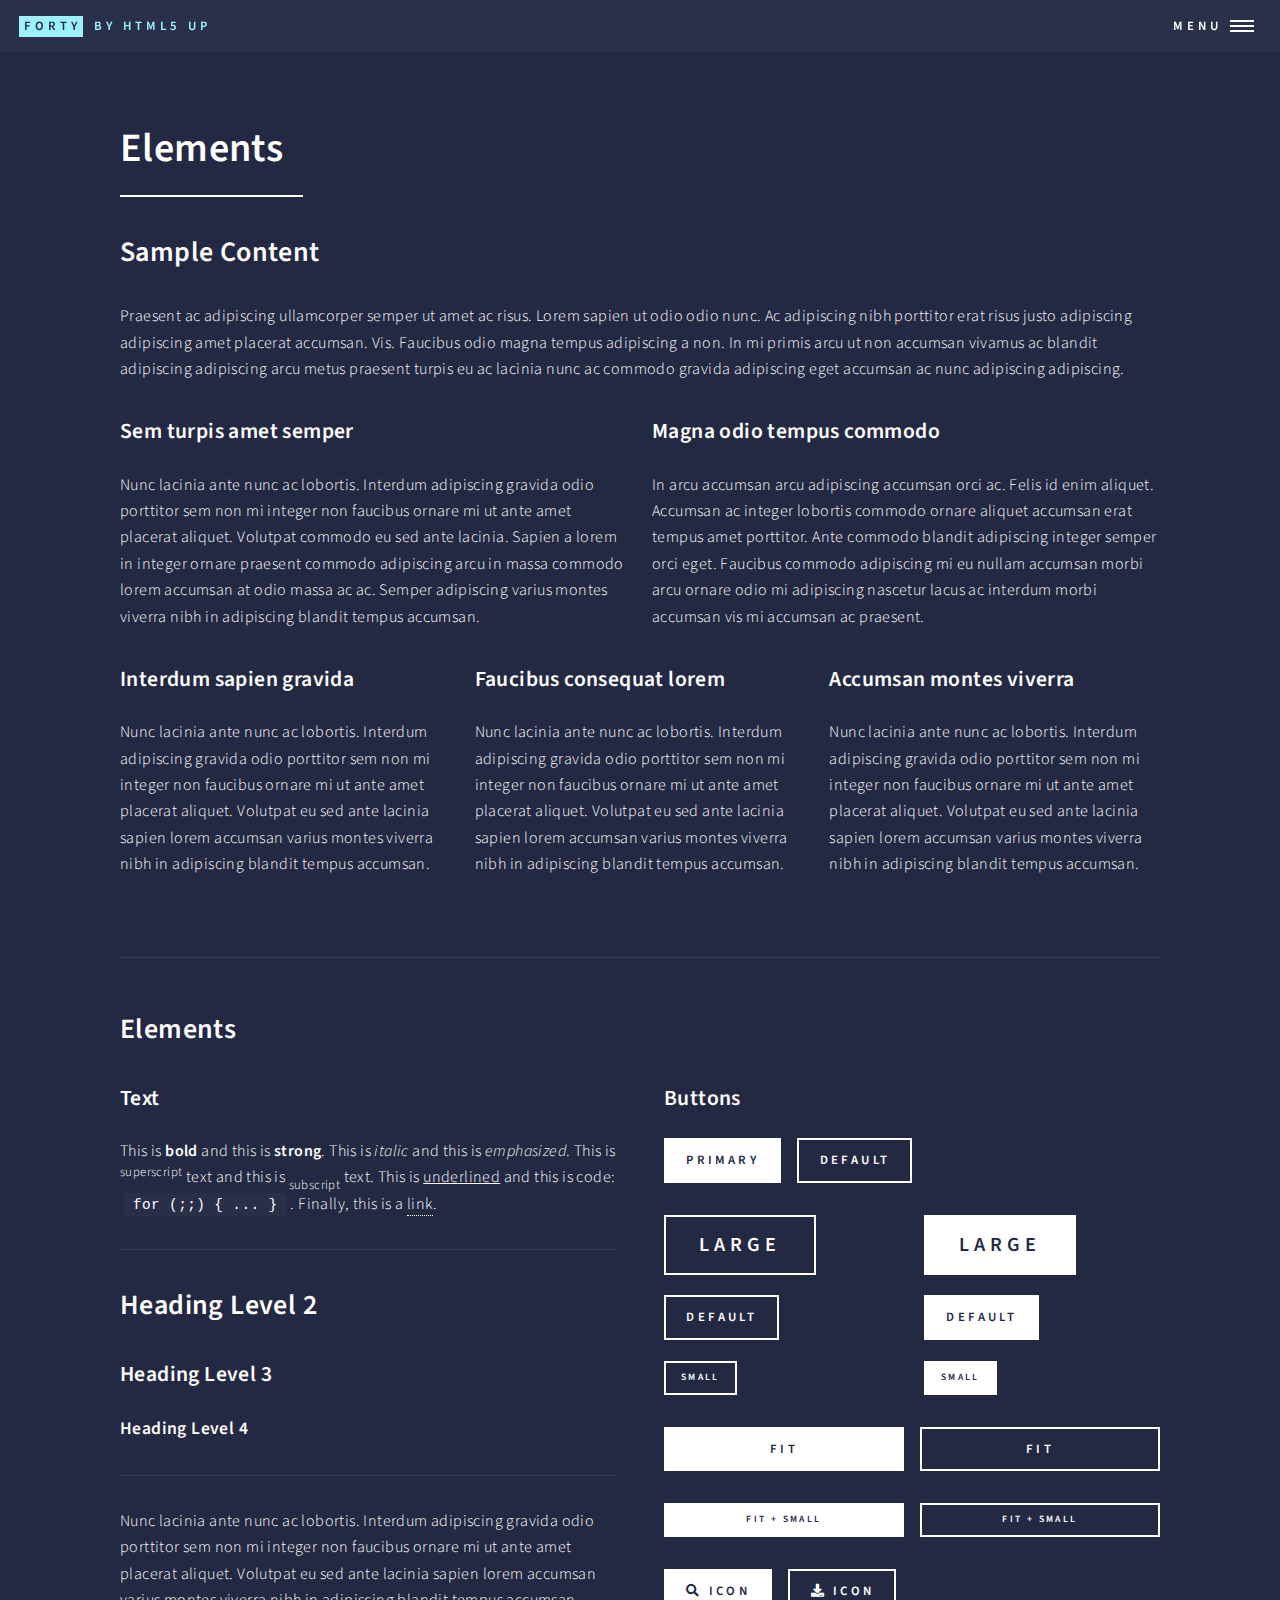
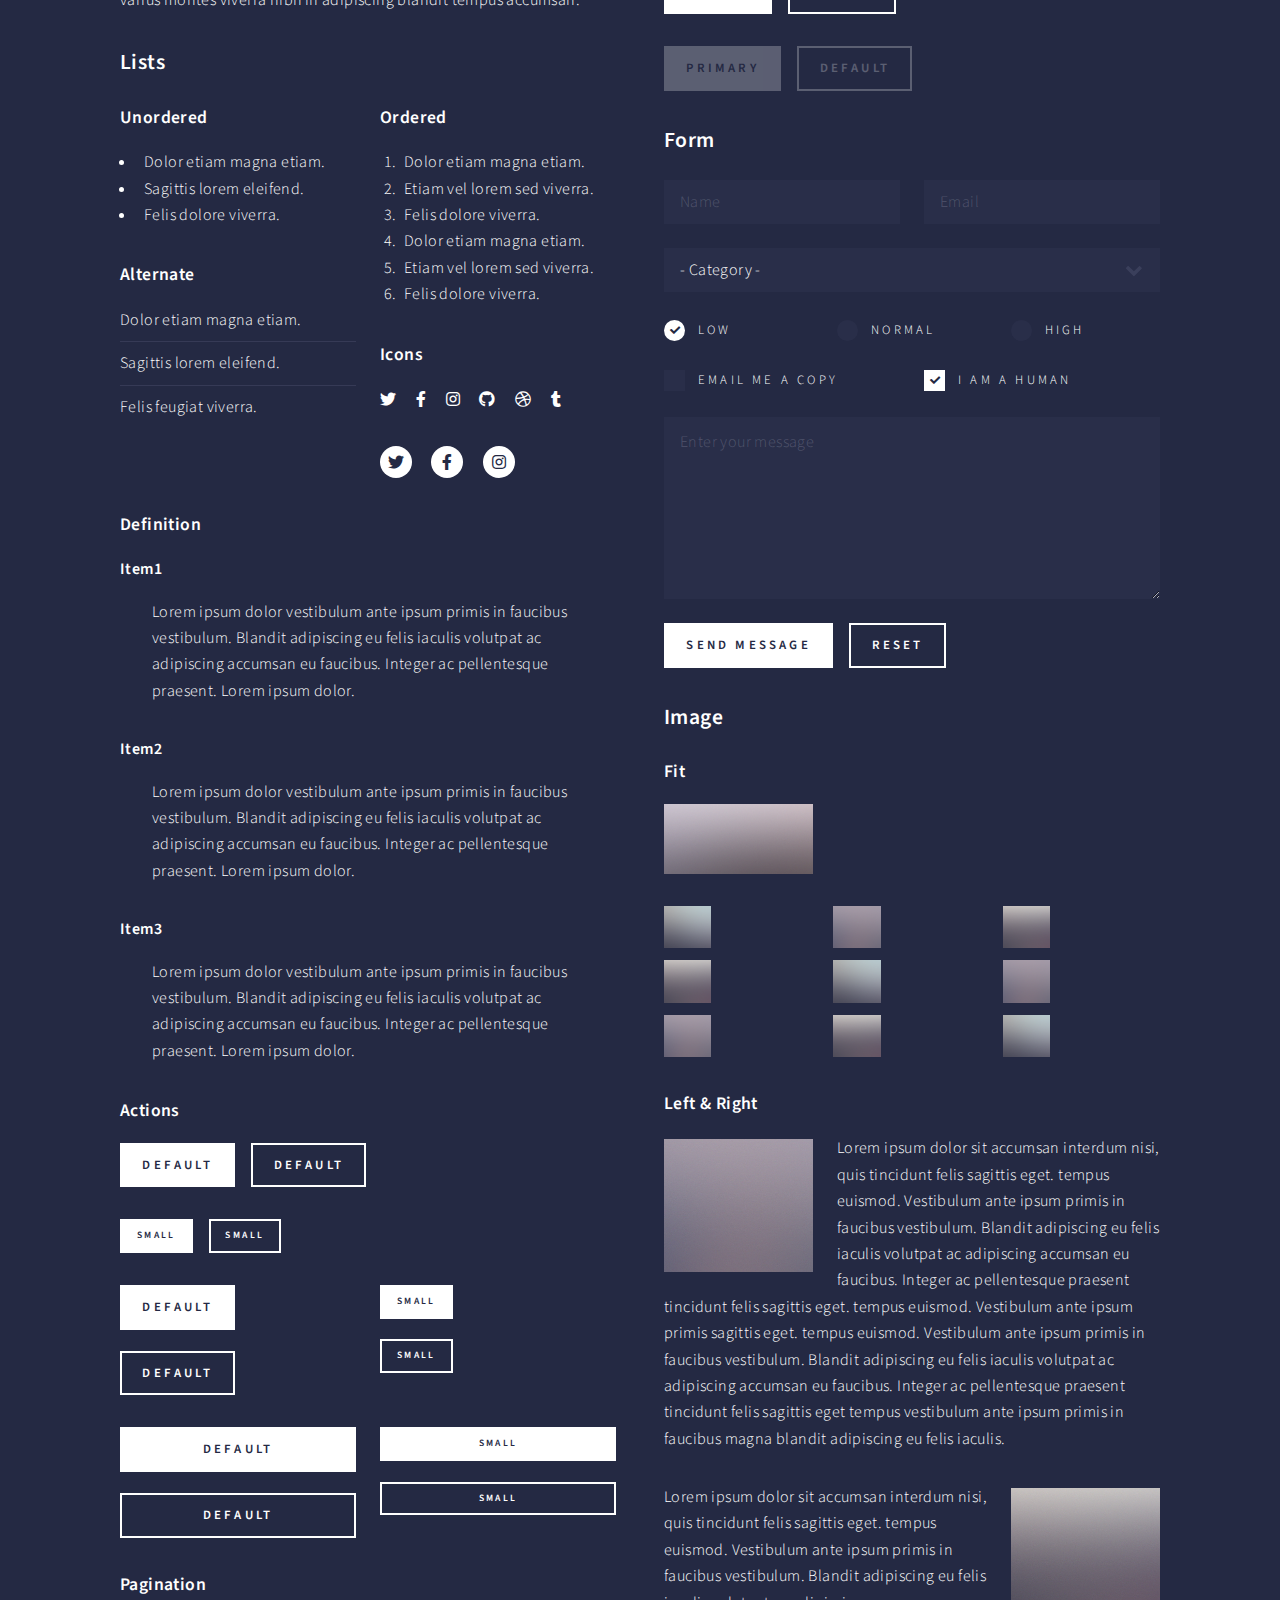
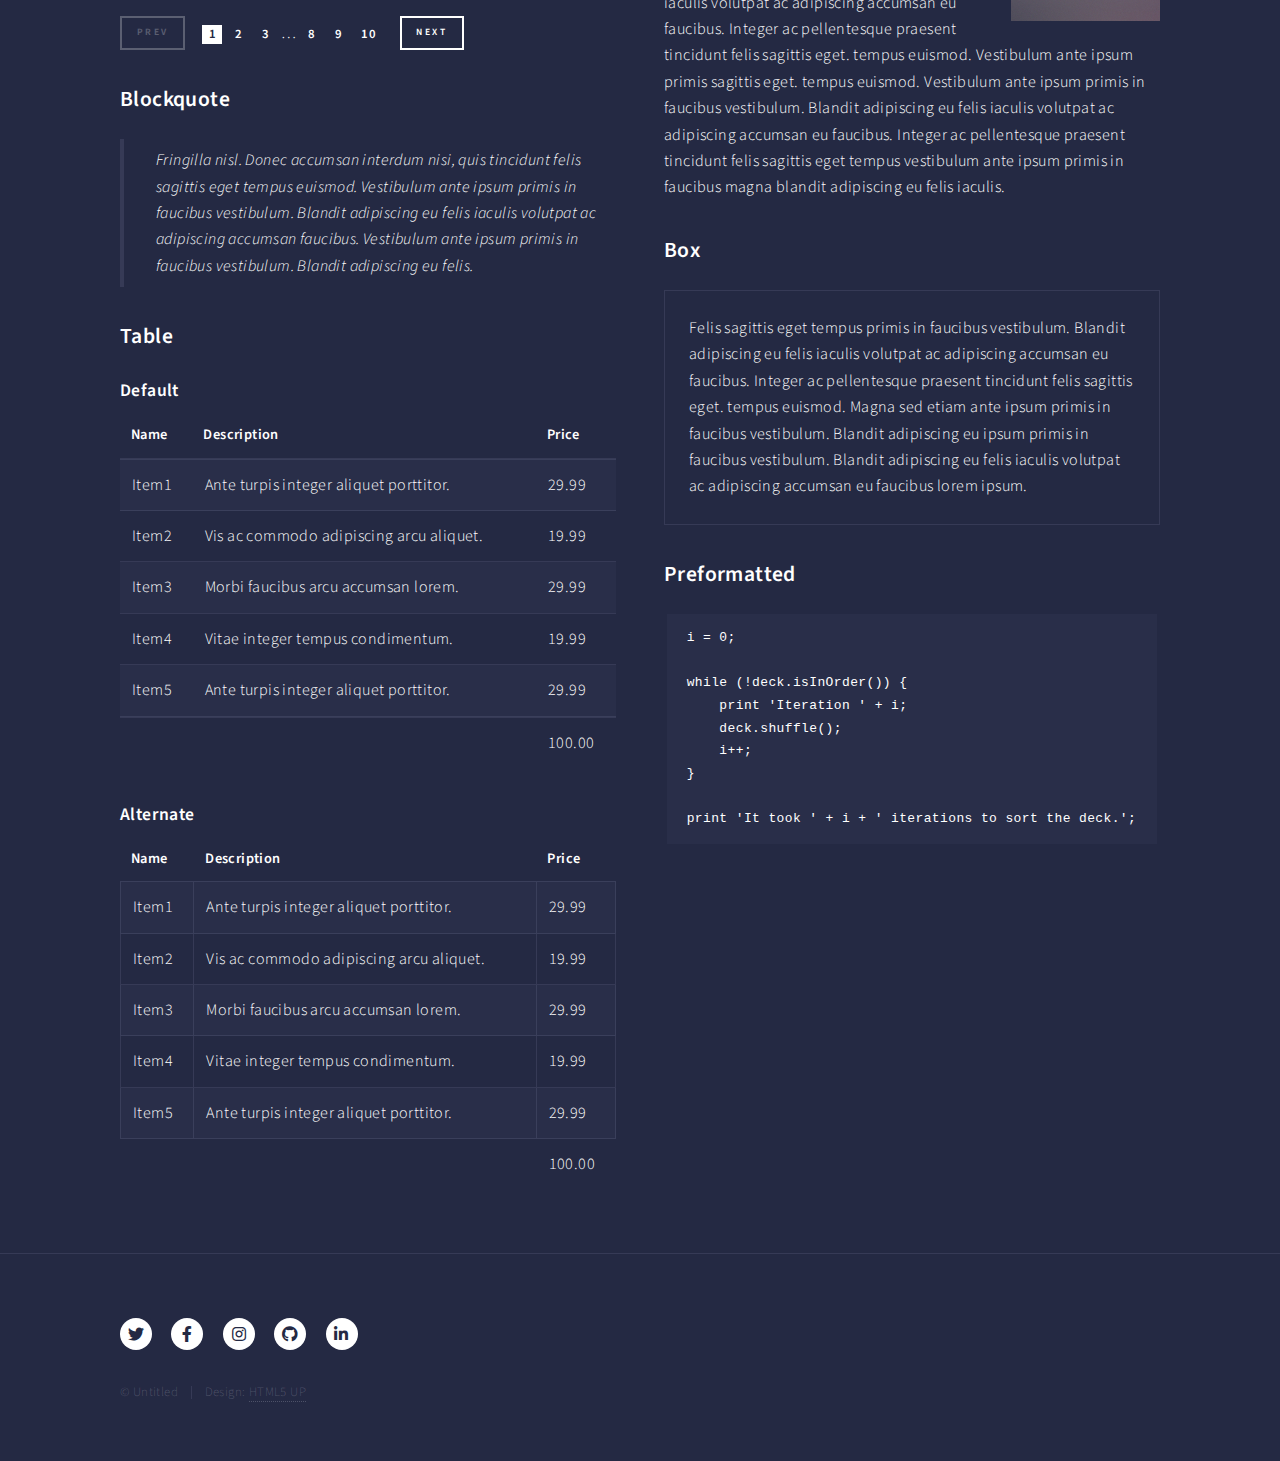
<file: progress.html>
<!DOCTYPE HTML>
<!--
	Forty by HTML5 UP
	html5up.net | @ajlkn
	Free for personal and commercial use under the CCA 3.0 license (html5up.net/license)
-->
<html>
	<head>
		<title>Elements - Forty by HTML5 UP</title>
		<meta charset="utf-8" />
		<meta name="viewport" content="width=device-width, initial-scale=1, user-scalable=no" />
		<link rel="stylesheet" href="assets/css/main.css" />
		<noscript><link rel="stylesheet" href="assets/css/noscript.css" /></noscript>
	</head>
	<body class="is-preload">

		<!-- Wrapper -->
			<div id="wrapper">

				<!-- Header -->
					<header id="header">
						<a href="index.html" class="logo"><strong>Forty</strong> <span>by HTML5 UP</span></a>
						<nav>
							<a href="#menu">Menu</a>
						</nav>
					</header>

				<!-- Menu -->
					<nav id="menu">
						<ul class="links">
							<li><a href="index.html">Home</a></li>
							<li><a href="landing.html">Landing</a></li>
							<li><a href="generic.html">Generic</a></li>
							<li><a href="elements.html">Elements</a></li>
						</ul>
						<ul class="actions stacked">
							<li><a href="#" class="button primary fit">Get Started</a></li>
							<li><a href="#" class="button fit">Log In</a></li>
						</ul>
					</nav>

				<!-- Main -->
					<div id="main" class="alt">

						<!-- One -->
							<section id="one">
								<div class="inner">
									<header class="major">
										<h1>Elements</h1>
									</header>

									<!-- Content -->
										<h2 id="content">Sample Content</h2>
										<p>Praesent ac adipiscing ullamcorper semper ut amet ac risus. Lorem sapien ut odio odio nunc. Ac adipiscing nibh porttitor erat risus justo adipiscing adipiscing amet placerat accumsan. Vis. Faucibus odio magna tempus adipiscing a non. In mi primis arcu ut non accumsan vivamus ac blandit adipiscing adipiscing arcu metus praesent turpis eu ac lacinia nunc ac commodo gravida adipiscing eget accumsan ac nunc adipiscing adipiscing.</p>
										<div class="row">
											<div class="col-6 col-12-small">
												<h3>Sem turpis amet semper</h3>
												<p>Nunc lacinia ante nunc ac lobortis. Interdum adipiscing gravida odio porttitor sem non mi integer non faucibus ornare mi ut ante amet placerat aliquet. Volutpat commodo eu sed ante lacinia. Sapien a lorem in integer ornare praesent commodo adipiscing arcu in massa commodo lorem accumsan at odio massa ac ac. Semper adipiscing varius montes viverra nibh in adipiscing blandit tempus accumsan.</p>
											</div>
											<div class="col-6 col-12-small">
												<h3>Magna odio tempus commodo</h3>
												<p>In arcu accumsan arcu adipiscing accumsan orci ac. Felis id enim aliquet. Accumsan ac integer lobortis commodo ornare aliquet accumsan erat tempus amet porttitor. Ante commodo blandit adipiscing integer semper orci eget. Faucibus commodo adipiscing mi eu nullam accumsan morbi arcu ornare odio mi adipiscing nascetur lacus ac interdum morbi accumsan vis mi accumsan ac praesent.</p>
											</div>
											<!-- Break -->
											<div class="col-4 col-12-medium">
												<h3>Interdum sapien gravida</h3>
												<p>Nunc lacinia ante nunc ac lobortis. Interdum adipiscing gravida odio porttitor sem non mi integer non faucibus ornare mi ut ante amet placerat aliquet. Volutpat eu sed ante lacinia sapien lorem accumsan varius montes viverra nibh in adipiscing blandit tempus accumsan.</p>
											</div>
											<div class="col-4 col-12-medium">
												<h3>Faucibus consequat lorem</h3>
												<p>Nunc lacinia ante nunc ac lobortis. Interdum adipiscing gravida odio porttitor sem non mi integer non faucibus ornare mi ut ante amet placerat aliquet. Volutpat eu sed ante lacinia sapien lorem accumsan varius montes viverra nibh in adipiscing blandit tempus accumsan.</p>
											</div>
											<div class="col-4 col-12-medium">
												<h3>Accumsan montes viverra</h3>
												<p>Nunc lacinia ante nunc ac lobortis. Interdum adipiscing gravida odio porttitor sem non mi integer non faucibus ornare mi ut ante amet placerat aliquet. Volutpat eu sed ante lacinia sapien lorem accumsan varius montes viverra nibh in adipiscing blandit tempus accumsan.</p>
											</div>
										</div>

									<hr class="major" />

									<!-- Elements -->
										<h2 id="elements">Elements</h2>
										<div class="row gtr-200">
											<div class="col-6 col-12-medium">

												<!-- Text stuff -->
													<h3>Text</h3>
													<p>This is <b>bold</b> and this is <strong>strong</strong>. This is <i>italic</i> and this is <em>emphasized</em>.
													This is <sup>superscript</sup> text and this is <sub>subscript</sub> text.
													This is <u>underlined</u> and this is code: <code>for (;;) { ... }</code>.
													Finally, this is a <a href="#">link</a>.</p>
													<hr />
													<h2>Heading Level 2</h2>
													<h3>Heading Level 3</h3>
													<h4>Heading Level 4</h4>
													<hr />
													<p>Nunc lacinia ante nunc ac lobortis. Interdum adipiscing gravida odio porttitor sem non mi integer non faucibus ornare mi ut ante amet placerat aliquet. Volutpat eu sed ante lacinia sapien lorem accumsan varius montes viverra nibh in adipiscing blandit tempus accumsan.</p>

												<!-- Lists -->
													<h3>Lists</h3>
													<div class="row">
														<div class="col-6 col-12-small">

															<h4>Unordered</h4>
															<ul>
																<li>Dolor etiam magna etiam.</li>
																<li>Sagittis lorem eleifend.</li>
																<li>Felis dolore viverra.</li>
															</ul>

															<h4>Alternate</h4>
															<ul class="alt">
																<li>Dolor etiam magna etiam.</li>
																<li>Sagittis lorem eleifend.</li>
																<li>Felis feugiat viverra.</li>
															</ul>

														</div>
														<div class="col-6 col-12-small">

															<h4>Ordered</h4>
															<ol>
																<li>Dolor etiam magna etiam.</li>
																<li>Etiam vel lorem sed viverra.</li>
																<li>Felis dolore viverra.</li>
																<li>Dolor etiam magna etiam.</li>
																<li>Etiam vel lorem sed viverra.</li>
																<li>Felis dolore viverra.</li>
															</ol>

															<h4>Icons</h4>
															<ul class="icons">
																<li><a href="#" class="icon brands fa-twitter"><span class="label">Twitter</span></a></li>
																<li><a href="#" class="icon brands fa-facebook-f"><span class="label">Facebook</span></a></li>
																<li><a href="#" class="icon brands fa-instagram"><span class="label">Instagram</span></a></li>
																<li><a href="#" class="icon brands fa-github"><span class="label">Github</span></a></li>
																<li><a href="#" class="icon brands fa-dribbble"><span class="label">Dribbble</span></a></li>
																<li><a href="#" class="icon brands fa-tumblr"><span class="label">Tumblr</span></a></li>
															</ul>
															<ul class="icons">
																<li><a href="#" class="icon brands alt fa-twitter"><span class="label">Twitter</span></a></li>
																<li><a href="#" class="icon brands alt fa-facebook-f"><span class="label">Facebook</span></a></li>
																<li><a href="#" class="icon brands alt fa-instagram"><span class="label">Instagram</span></a></li>
															</ul>

														</div>
													</div>
													<h4>Definition</h4>
													<dl>
														<dt>Item1</dt>
														<dd>
															<p>Lorem ipsum dolor vestibulum ante ipsum primis in faucibus vestibulum. Blandit adipiscing eu felis iaculis volutpat ac adipiscing accumsan eu faucibus. Integer ac pellentesque praesent. Lorem ipsum dolor.</p>
														</dd>
														<dt>Item2</dt>
														<dd>
															<p>Lorem ipsum dolor vestibulum ante ipsum primis in faucibus vestibulum. Blandit adipiscing eu felis iaculis volutpat ac adipiscing accumsan eu faucibus. Integer ac pellentesque praesent. Lorem ipsum dolor.</p>
														</dd>
														<dt>Item3</dt>
														<dd>
															<p>Lorem ipsum dolor vestibulum ante ipsum primis in faucibus vestibulum. Blandit adipiscing eu felis iaculis volutpat ac adipiscing accumsan eu faucibus. Integer ac pellentesque praesent. Lorem ipsum dolor.</p>
														</dd>
													</dl>

													<h4>Actions</h4>
													<ul class="actions">
														<li><a href="#" class="button primary">Default</a></li>
														<li><a href="#" class="button">Default</a></li>
													</ul>
													<ul class="actions small">
														<li><a href="#" class="button primary small">Small</a></li>
														<li><a href="#" class="button small">Small</a></li>
													</ul>
													<div class="row">
														<div class="col-6 col-12-small">
															<ul class="actions stacked">
																<li><a href="#" class="button primary">Default</a></li>
																<li><a href="#" class="button">Default</a></li>
															</ul>
														</div>
														<div class="col-6 col-12-small">
															<ul class="actions stacked">
																<li><a href="#" class="button primary small">Small</a></li>
																<li><a href="#" class="button small">Small</a></li>
															</ul>
														</div>
														<div class="col-6 col-12-small">
															<ul class="actions stacked">
																<li><a href="#" class="button primary fit">Default</a></li>
																<li><a href="#" class="button fit">Default</a></li>
															</ul>
														</div>
														<div class="col-6 col-12-small">
															<ul class="actions stacked">
																<li><a href="#" class="button primary small fit">Small</a></li>
																<li><a href="#" class="button small fit">Small</a></li>
															</ul>
														</div>
													</div>

													<h4>Pagination</h4>
													<ul class="pagination">
														<li><span class="button small disabled">Prev</span></li>
														<li><a href="#" class="page active">1</a></li>
														<li><a href="#" class="page">2</a></li>
														<li><a href="#" class="page">3</a></li>
														<li><span>&hellip;</span></li>
														<li><a href="#" class="page">8</a></li>
														<li><a href="#" class="page">9</a></li>
														<li><a href="#" class="page">10</a></li>
														<li><a href="#" class="button small">Next</a></li>
													</ul>

												<!-- Blockquote -->
													<h3>Blockquote</h3>
													<blockquote>Fringilla nisl. Donec accumsan interdum nisi, quis tincidunt felis sagittis eget tempus euismod. Vestibulum ante ipsum primis in faucibus vestibulum. Blandit adipiscing eu felis iaculis volutpat ac adipiscing accumsan faucibus. Vestibulum ante ipsum primis in faucibus vestibulum. Blandit adipiscing eu felis.</blockquote>

												<!-- Table -->
													<h3>Table</h3>

													<h4>Default</h4>
													<div class="table-wrapper">
														<table>
															<thead>
																<tr>
																	<th>Name</th>
																	<th>Description</th>
																	<th>Price</th>
																</tr>
															</thead>
															<tbody>
																<tr>
																	<td>Item1</td>
																	<td>Ante turpis integer aliquet porttitor.</td>
																	<td>29.99</td>
																</tr>
																<tr>
																	<td>Item2</td>
																	<td>Vis ac commodo adipiscing arcu aliquet.</td>
																	<td>19.99</td>
																</tr>
																<tr>
																	<td>Item3</td>
																	<td> Morbi faucibus arcu accumsan lorem.</td>
																	<td>29.99</td>
																</tr>
																<tr>
																	<td>Item4</td>
																	<td>Vitae integer tempus condimentum.</td>
																	<td>19.99</td>
																</tr>
																<tr>
																	<td>Item5</td>
																	<td>Ante turpis integer aliquet porttitor.</td>
																	<td>29.99</td>
																</tr>
															</tbody>
															<tfoot>
																<tr>
																	<td colspan="2"></td>
																	<td>100.00</td>
																</tr>
															</tfoot>
														</table>
													</div>

													<h4>Alternate</h4>
													<div class="table-wrapper">
														<table class="alt">
															<thead>
																<tr>
																	<th>Name</th>
																	<th>Description</th>
																	<th>Price</th>
																</tr>
															</thead>
															<tbody>
																<tr>
																	<td>Item1</td>
																	<td>Ante turpis integer aliquet porttitor.</td>
																	<td>29.99</td>
																</tr>
																<tr>
																	<td>Item2</td>
																	<td>Vis ac commodo adipiscing arcu aliquet.</td>
																	<td>19.99</td>
																</tr>
																<tr>
																	<td>Item3</td>
																	<td> Morbi faucibus arcu accumsan lorem.</td>
																	<td>29.99</td>
																</tr>
																<tr>
																	<td>Item4</td>
																	<td>Vitae integer tempus condimentum.</td>
																	<td>19.99</td>
																</tr>
																<tr>
																	<td>Item5</td>
																	<td>Ante turpis integer aliquet porttitor.</td>
																	<td>29.99</td>
																</tr>
															</tbody>
															<tfoot>
																<tr>
																	<td colspan="2"></td>
																	<td>100.00</td>
																</tr>
															</tfoot>
														</table>
													</div>

											</div>
											<div class="col-6 col-12-medium">

												<!-- Buttons -->
													<h3>Buttons</h3>
													<ul class="actions">
														<li><a href="#" class="button primary">Primary</a></li>
														<li><a href="#" class="button">Default</a></li>
													</ul>
													<div class="row">
														<div class="col-6 col-12-xsmall">
															<ul class="actions stacked">
																<li><a href="#" class="button large">Large</a></li>
																<li><a href="#" class="button">Default</a></li>
																<li><a href="#" class="button small">Small</a></li>
															</ul>
														</div>
														<div class="col-6 col-12-xsmall">
															<ul class="actions stacked">
																<li><a href="#" class="button primary large">Large</a></li>
																<li><a href="#" class="button primary">Default</a></li>
																<li><a href="#" class="button primary small">Small</a></li>
															</ul>
														</div>
													</div>
													<ul class="actions fit">
														<li><a href="#" class="button primary fit">Fit</a></li>
														<li><a href="#" class="button fit">Fit</a></li>
													</ul>
													<ul class="actions fit small">
														<li><a href="#" class="button primary fit small">Fit + Small</a></li>
														<li><a href="#" class="button fit small">Fit + Small</a></li>
													</ul>
													<ul class="actions">
														<li><a href="#" class="button primary icon solid fa-search">Icon</a></li>
														<li><a href="#" class="button icon solid fa-download">Icon</a></li>
													</ul>
													<ul class="actions">
														<li><span class="button primary disabled">Primary</span></li>
														<li><span class="button disabled">Default</span></li>
													</ul>

												<!-- Form -->
													<h3>Form</h3>

													<form method="post" action="#">
														<div class="row gtr-uniform">
															<div class="col-6 col-12-xsmall">
																<input type="text" name="demo-name" id="demo-name" value="" placeholder="Name" />
															</div>
															<div class="col-6 col-12-xsmall">
																<input type="email" name="demo-email" id="demo-email" value="" placeholder="Email" />
															</div>
															<!-- Break -->
															<div class="col-12">
																<select name="demo-category" id="demo-category">
																	<option value="">- Category -</option>
																	<option value="1">Manufacturing</option>
																	<option value="1">Shipping</option>
																	<option value="1">Administration</option>
																	<option value="1">Human Resources</option>
																</select>
															</div>
															<!-- Break -->
															<div class="col-4 col-12-small">
																<input type="radio" id="demo-priority-low" name="demo-priority" checked>
																<label for="demo-priority-low">Low</label>
															</div>
															<div class="col-4 col-12-small">
																<input type="radio" id="demo-priority-normal" name="demo-priority">
																<label for="demo-priority-normal">Normal</label>
															</div>
															<div class="col-4 col-12-small">
																<input type="radio" id="demo-priority-high" name="demo-priority">
																<label for="demo-priority-high">High</label>
															</div>
															<!-- Break -->
															<div class="col-6 col-12-small">
																<input type="checkbox" id="demo-copy" name="demo-copy">
																<label for="demo-copy">Email me a copy</label>
															</div>
															<div class="col-6 col-12-small">
																<input type="checkbox" id="demo-human" name="demo-human" checked>
																<label for="demo-human">I am a human</label>
															</div>
															<!-- Break -->
															<div class="col-12">
																<textarea name="demo-message" id="demo-message" placeholder="Enter your message" rows="6"></textarea>
															</div>
															<!-- Break -->
															<div class="col-12">
																<ul class="actions">
																	<li><input type="submit" value="Send Message" class="primary" /></li>
																	<li><input type="reset" value="Reset" /></li>
																</ul>
															</div>
														</div>
													</form>

												<!-- Image -->
													<h3>Image</h3>

													<h4>Fit</h4>
													<span class="image fit"><img src="images/pic03.jpg" alt="" /></span>
													<div class="box alt">
														<div class="row gtr-50 gtr-uniform">
															<div class="col-4"><span class="image fit"><img src="images/pic08.jpg" alt="" /></span></div>
															<div class="col-4"><span class="image fit"><img src="images/pic09.jpg" alt="" /></span></div>
															<div class="col-4"><span class="image fit"><img src="images/pic10.jpg" alt="" /></span></div>
															<!-- Break -->
															<div class="col-4"><span class="image fit"><img src="images/pic10.jpg" alt="" /></span></div>
															<div class="col-4"><span class="image fit"><img src="images/pic08.jpg" alt="" /></span></div>
															<div class="col-4"><span class="image fit"><img src="images/pic09.jpg" alt="" /></span></div>
															<!-- Break -->
															<div class="col-4"><span class="image fit"><img src="images/pic09.jpg" alt="" /></span></div>
															<div class="col-4"><span class="image fit"><img src="images/pic10.jpg" alt="" /></span></div>
															<div class="col-4"><span class="image fit"><img src="images/pic08.jpg" alt="" /></span></div>
														</div>
													</div>

													<h4>Left &amp; Right</h4>
													<p><span class="image left"><img src="images/pic09.jpg" alt="" /></span>Lorem ipsum dolor sit accumsan interdum nisi, quis tincidunt felis sagittis eget. tempus euismod. Vestibulum ante ipsum primis in faucibus vestibulum. Blandit adipiscing eu felis iaculis volutpat ac adipiscing accumsan eu faucibus. Integer ac pellentesque praesent tincidunt felis sagittis eget. tempus euismod. Vestibulum ante ipsum primis sagittis eget. tempus euismod. Vestibulum ante ipsum primis in faucibus vestibulum. Blandit adipiscing eu felis iaculis volutpat ac adipiscing accumsan eu faucibus. Integer ac pellentesque praesent tincidunt felis sagittis eget tempus vestibulum ante ipsum primis in faucibus magna blandit adipiscing eu felis iaculis.</p>
													<p><span class="image right"><img src="images/pic10.jpg" alt="" /></span>Lorem ipsum dolor sit accumsan interdum nisi, quis tincidunt felis sagittis eget. tempus euismod. Vestibulum ante ipsum primis in faucibus vestibulum. Blandit adipiscing eu felis iaculis volutpat ac adipiscing accumsan eu faucibus. Integer ac pellentesque praesent tincidunt felis sagittis eget. tempus euismod. Vestibulum ante ipsum primis sagittis eget. tempus euismod. Vestibulum ante ipsum primis in faucibus vestibulum. Blandit adipiscing eu felis iaculis volutpat ac adipiscing accumsan eu faucibus. Integer ac pellentesque praesent tincidunt felis sagittis eget tempus vestibulum ante ipsum primis in faucibus magna blandit adipiscing eu felis iaculis.</p>

												<!-- Box -->
													<h3>Box</h3>
													<div class="box">
														<p>Felis sagittis eget tempus primis in faucibus vestibulum. Blandit adipiscing eu felis iaculis volutpat ac adipiscing accumsan eu faucibus. Integer ac pellentesque praesent tincidunt felis sagittis eget. tempus euismod. Magna sed etiam ante ipsum primis in faucibus vestibulum. Blandit adipiscing eu ipsum primis in faucibus vestibulum. Blandit adipiscing eu felis iaculis volutpat ac adipiscing accumsan eu faucibus lorem ipsum.</p>
													</div>

												<!-- Preformatted Code -->
													<h3>Preformatted</h3>
													<pre><code>i = 0;

while (!deck.isInOrder()) {
    print 'Iteration ' + i;
    deck.shuffle();
    i++;
}

print 'It took ' + i + ' iterations to sort the deck.';
</code></pre>

											</div>
										</div>

								</div>
							</section>

					</div>

				<!-- Footer -->
					<footer id="footer">
						<div class="inner">
							<ul class="icons">
								<li><a href="#" class="icon brands alt fa-twitter"><span class="label">Twitter</span></a></li>
								<li><a href="#" class="icon brands alt fa-facebook-f"><span class="label">Facebook</span></a></li>
								<li><a href="#" class="icon brands alt fa-instagram"><span class="label">Instagram</span></a></li>
								<li><a href="#" class="icon brands alt fa-github"><span class="label">GitHub</span></a></li>
								<li><a href="#" class="icon brands alt fa-linkedin-in"><span class="label">LinkedIn</span></a></li>
							</ul>
							<ul class="copyright">
								<li>&copy; Untitled</li><li>Design: <a href="https://html5up.net">HTML5 UP</a></li>
							</ul>
						</div>
					</footer>

			</div>

		<!-- Scripts -->
			<script src="assets/js/jquery.min.js"></script>
			<script src="assets/js/jquery.scrolly.min.js"></script>
			<script src="assets/js/jquery.scrollex.min.js"></script>
			<script src="assets/js/browser.min.js"></script>
			<script src="assets/js/breakpoints.min.js"></script>
			<script src="assets/js/util.js"></script>
			<script src="assets/js/main.js"></script>

	</body>
</html>
</file>
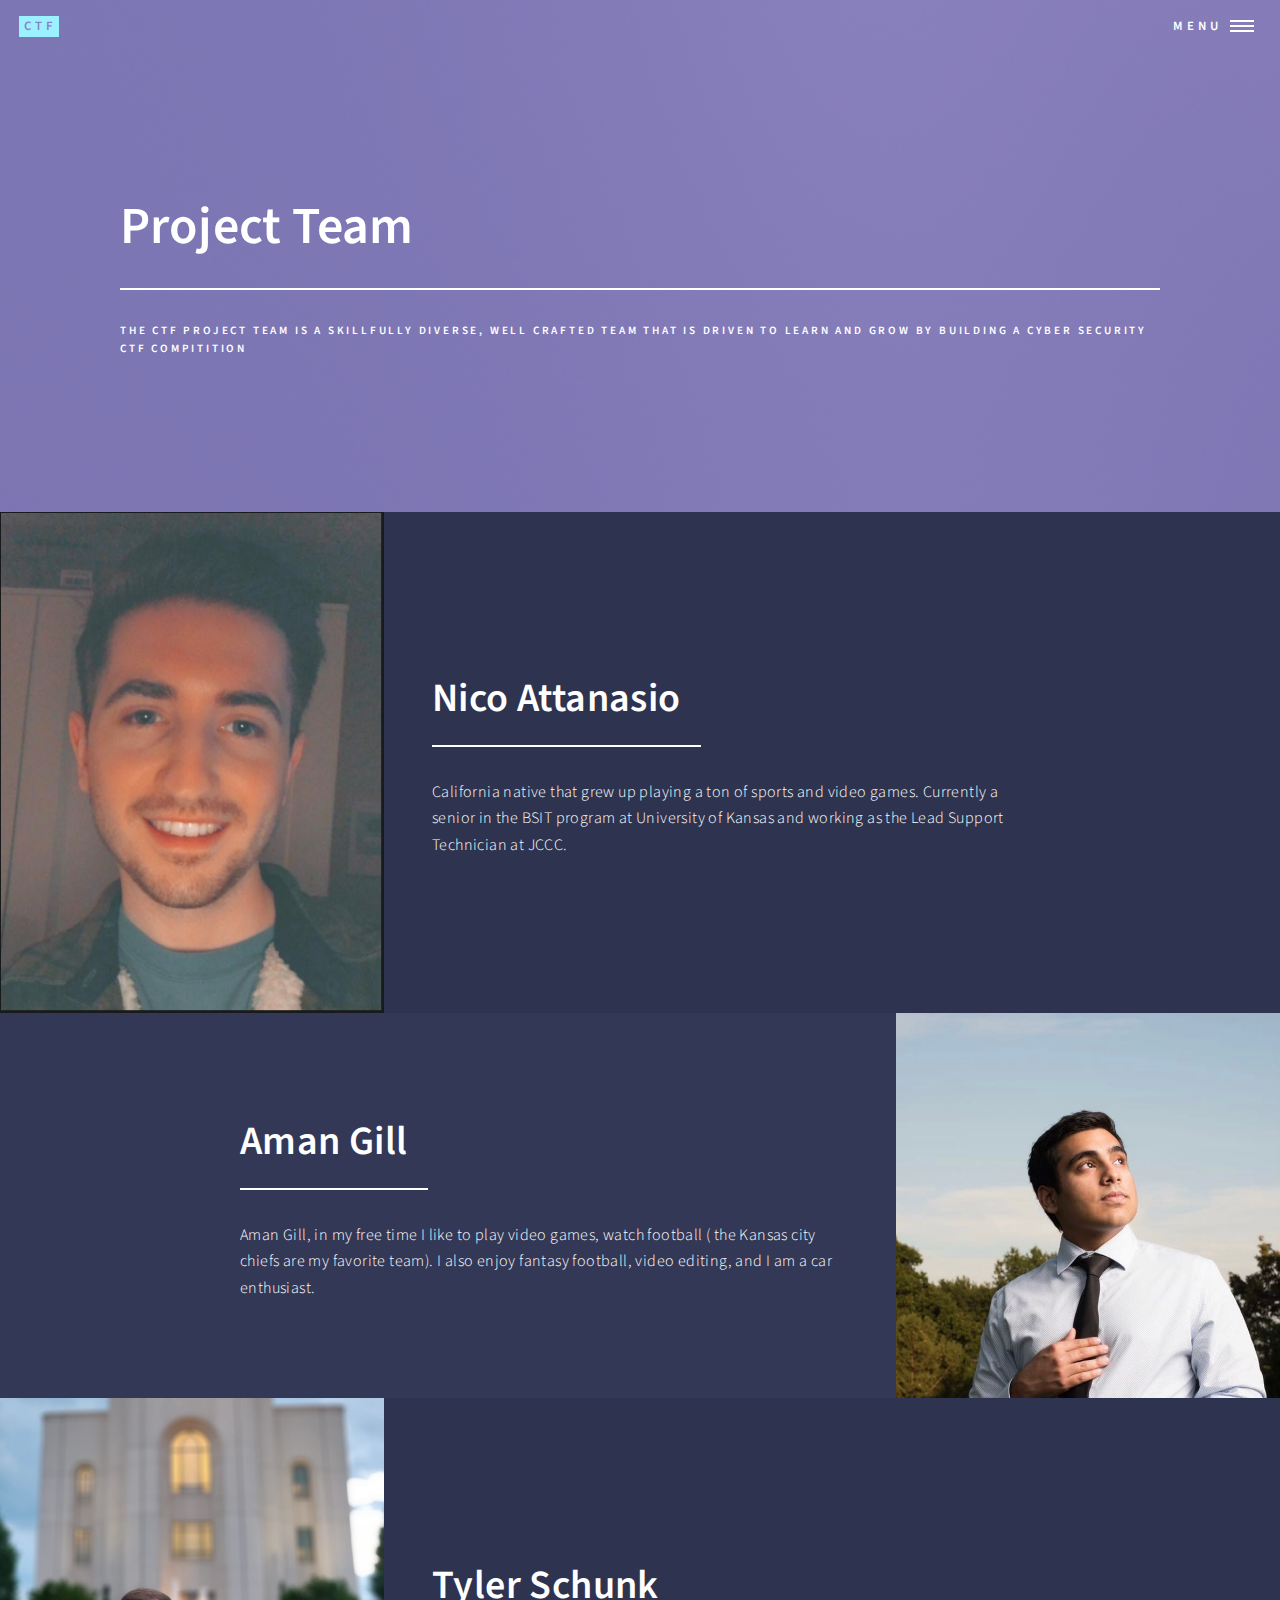
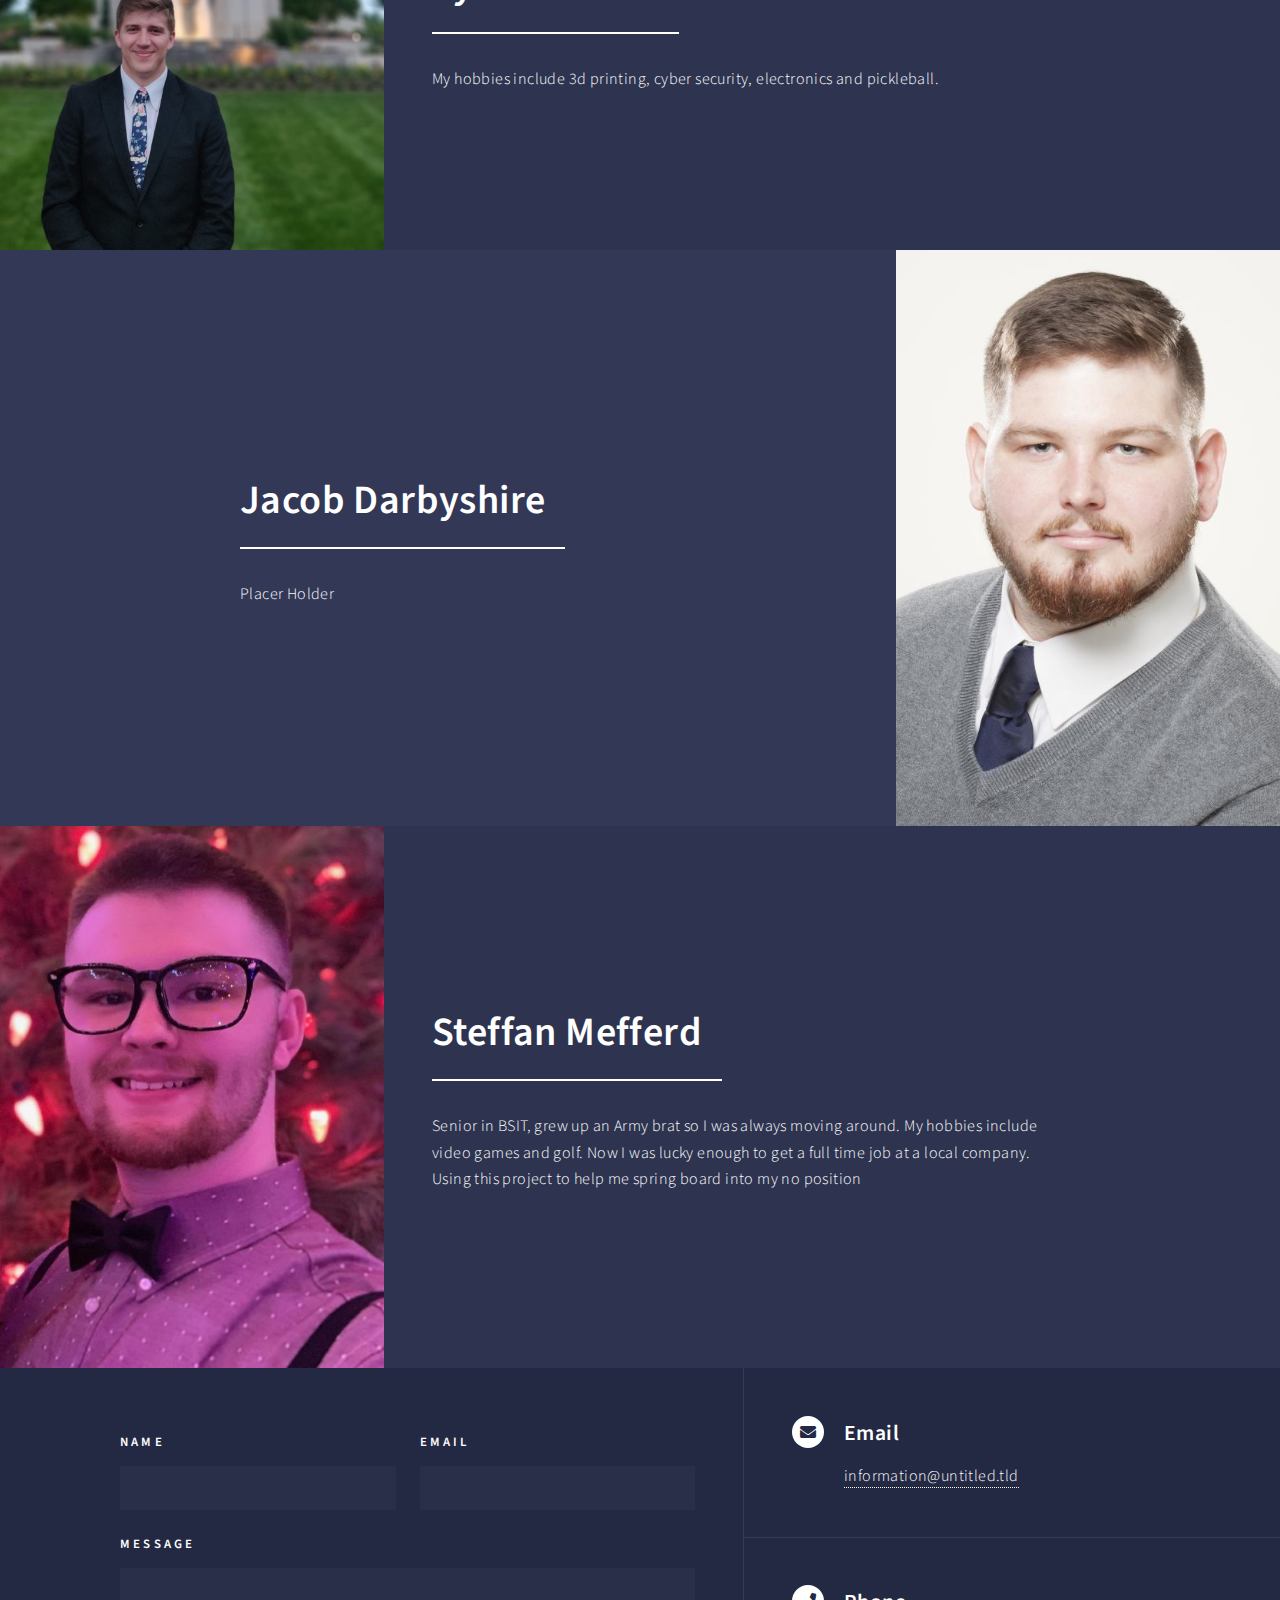
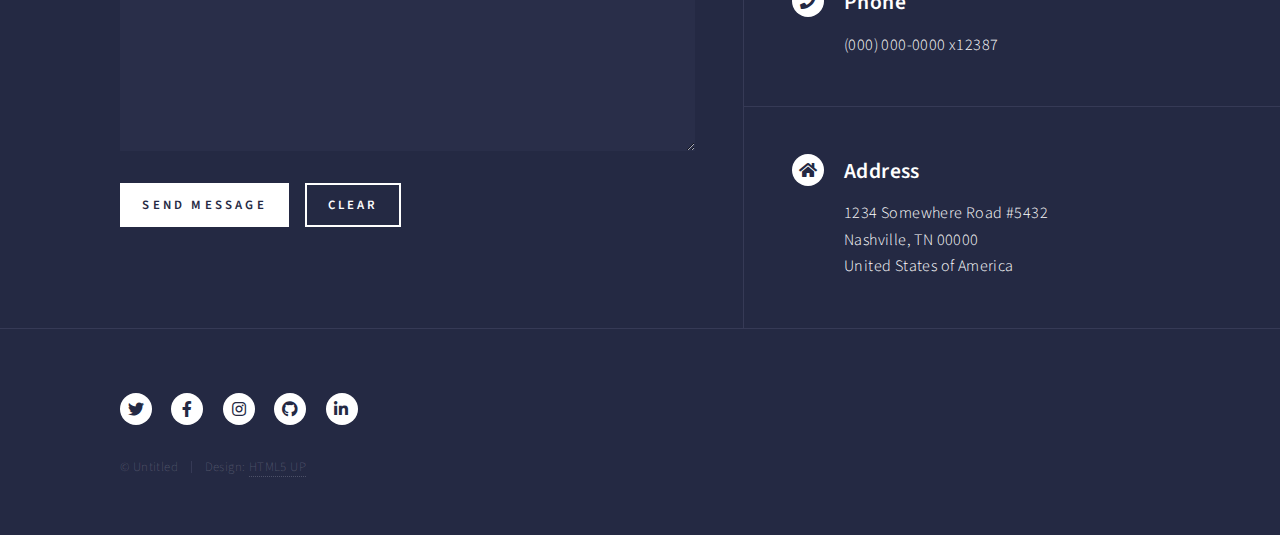
<file: team.html>
<!DOCTYPE HTML>
<html>
	<head>
		<title>CTF Project Team</title>
		<meta charset="utf-8" />
		<meta name="viewport" content="width=device-width, initial-scale=1, user-scalable=no" />
		<link rel="stylesheet" href="assets/css/main.css" />
		<noscript><link rel="stylesheet" href="assets/css/noscript.css" /></noscript>
	</head>
	<body class="is-preload">

		<!-- Wrapper -->
			<div id="wrapper">

				<!-- Header -->
				<!-- Note: The "styleN" class below should match that of the banner element. -->
					<header id="header" class="alt style2">
						<a href="index.html" class="logo"><strong>CTF</strong></a>
						<nav>
							<a href="#menu">Menu</a>
						</nav>
					</header>

				<!-- Menu -->
					<nav id="menu">
						<ul class="links">
							<li><a href="index.html">Home</a></li>
							<li><a href="team.html">Team</a></li>
							<li><a href="project.html">Project</a></li>
							<li><a href="progress.html">Progress</a></li>
						</ul>
					</nav>

				<!-- Banner -->
				<!-- Note: The "styleN" class below should match that of the header element. -->
					<section id="banner" class="style2">
						<div class="inner">
							<span class="image">
								<img src="images/pic07.jpg" alt="" />
							</span>
							<header class="major">
								<h1>Project Team</h1>
							</header>
							<div class="content">
								<p>The CTF project team is a skillfully diverse, well crafted team that is driven to learn and grow by building a cyber security CTF compitition</p>
							</div>
						</div>
					</section>

				<!-- Main -->
					<div id="main">

						<!-- Two -->
							<section id="profile" class="spotlights">
								<section>
									<a class="image">
										<img src="images/Nico.png" alt="" data-position="center center" />
									</a>
									<div class="content">
										<div class="inner">
											<header class="major">
												<h1>Nico Attanasio</h1>
											</header>
											<p>California native that grew up playing a ton of sports and video games. Currently a senior in the BSIT program at University of Kansas and working as the Lead Support Technician at JCCC.</p>
										</div>
									</div>
								</section>
								<section>
									<a class="image">
										<img src="images/Aman.jpg" alt="" data-position="top center" />
									</a>
									<div class="content">
										<div class="inner">
											<header class="major">
												<h1>Aman Gill</h1>
											</header>
											<p>Aman Gill, in my free time I like to play video games, watch football ( the Kansas city chiefs are my favorite team). I also enjoy fantasy football, video editing, and I am a car enthusiast.</p>
										</div>
									</div>
								</section>
								<section>
									<a class="image">
										<img src="images/Tyler.png" alt="" data-position="25% 25%" />
									</a>
									<div class="content">
										<div class="inner">
											<header class="major">
												<h1>Tyler Schunk</h1>
											</header>
											<p>My hobbies include 3d printing, cyber security, electronics and pickleball.</p>
										</div>
									</div>
								</section>
								<section>
									<a class="image">
										<img src="images/Jacob.jpg" alt="" data-position="top center" />
									</a>
									<div class="content">
										<div class="inner">
											<header class="major">
												<h1>Jacob Darbyshire</h1>
											</header>
											<p>Placer Holder</p>
										</div>
									</div>
								</section><section>
									<a class="image">
										<img src="images/Steffan.jpg" alt="" data-position="25% 25%" />
									</a>
									<div class="content">
										<div class="inner">
											<header class="major">
												<h1>Steffan Mefferd</h1>
											</header>
											<p>Senior in BSIT, grew up an Army brat so I was always moving around. My hobbies include video games and golf. Now I was lucky enough to get a full time job at a local company. Using this project to help me spring board into my no position </p>
										</div>
									</div>
								</section>
							</section>
					</div>

				<!-- Contact -->
					<section id="contact">
						<div class="inner">
							<section>
								<form method="post" action="#">
									<div class="fields">
										<div class="field half">
											<label for="name">Name</label>
											<input type="text" name="name" id="name" />
										</div>
										<div class="field half">
											<label for="email">Email</label>
											<input type="text" name="email" id="email" />
										</div>
										<div class="field">
											<label for="message">Message</label>
											<textarea name="message" id="message" rows="6"></textarea>
										</div>
									</div>
									<ul class="actions">
										<li><input type="submit" value="Send Message" class="primary" /></li>
										<li><input type="reset" value="Clear" /></li>
									</ul>
								</form>
							</section>
							<section class="split">
								<section>
									<div class="contact-method">
										<span class="icon solid alt fa-envelope"></span>
										<h3>Email</h3>
										<a href="#">information@untitled.tld</a>
									</div>
								</section>
								<section>
									<div class="contact-method">
										<span class="icon solid alt fa-phone"></span>
										<h3>Phone</h3>
										<span>(000) 000-0000 x12387</span>
									</div>
								</section>
								<section>
									<div class="contact-method">
										<span class="icon solid alt fa-home"></span>
										<h3>Address</h3>
										<span>1234 Somewhere Road #5432<br />
										Nashville, TN 00000<br />
										United States of America</span>
									</div>
								</section>
							</section>
						</div>
					</section>

				<!-- Footer -->
					<footer id="footer">
						<div class="inner">
							<ul class="icons">
								<li><a href="#" class="icon brands alt fa-twitter"><span class="label">Twitter</span></a></li>
								<li><a href="#" class="icon brands alt fa-facebook-f"><span class="label">Facebook</span></a></li>
								<li><a href="#" class="icon brands alt fa-instagram"><span class="label">Instagram</span></a></li>
								<li><a href="#" class="icon brands alt fa-github"><span class="label">GitHub</span></a></li>
								<li><a href="#" class="icon brands alt fa-linkedin-in"><span class="label">LinkedIn</span></a></li>
							</ul>
							<ul class="copyright">
								<li>&copy; Untitled</li><li>Design: <a href="https://html5up.net">HTML5 UP</a></li>
							</ul>
						</div>
					</footer>

			</div>

		<!-- Scripts -->
			<script src="assets/js/jquery.min.js"></script>
			<script src="assets/js/jquery.scrolly.min.js"></script>
			<script src="assets/js/jquery.scrollex.min.js"></script>
			<script src="assets/js/browser.min.js"></script>
			<script src="assets/js/breakpoints.min.js"></script>
			<script src="assets/js/util.js"></script>
			<script src="assets/js/main.js"></script>

	</body>
</html>
</file>
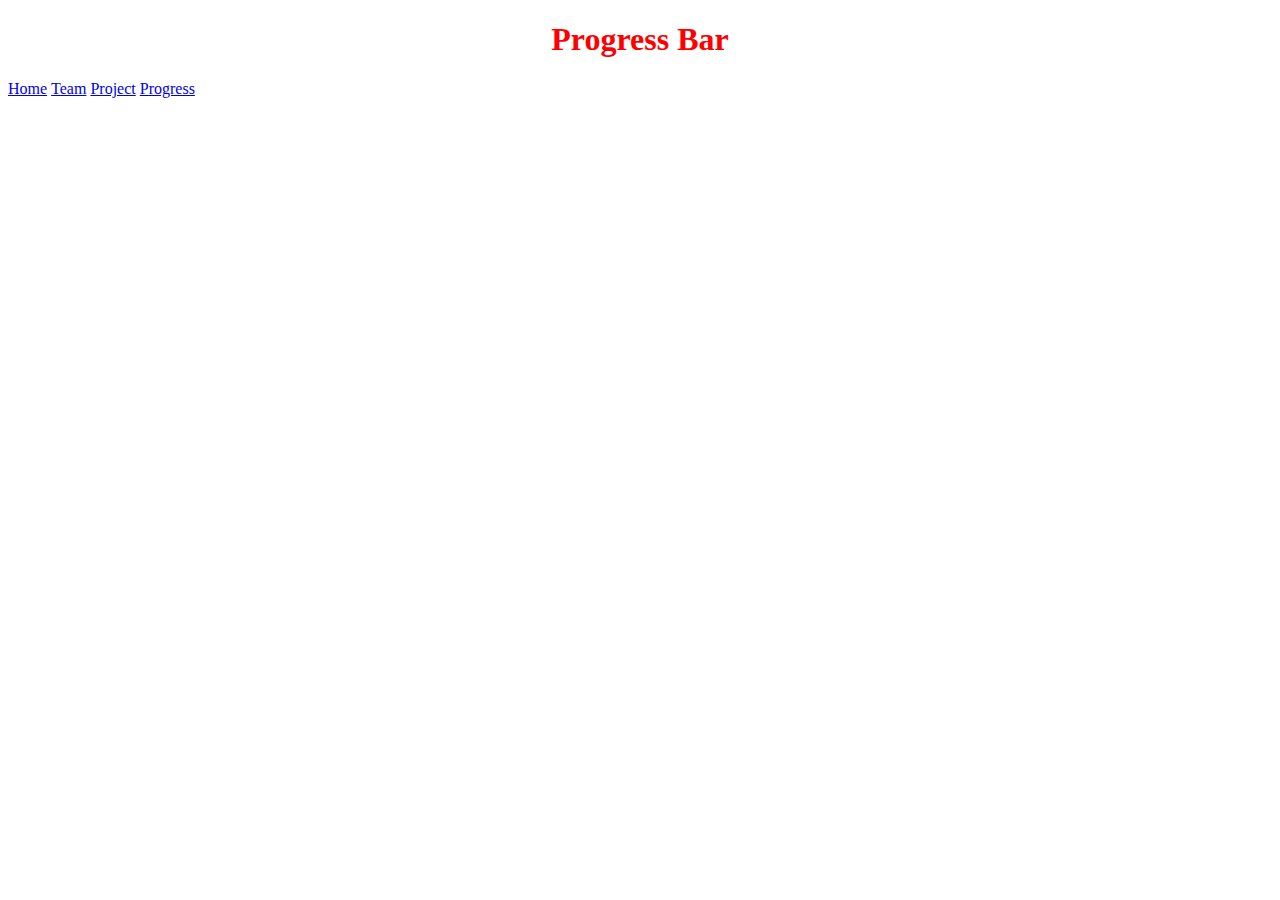
<file: Backup/progress.html>
<!doctype html>

<html lang="en">
<head>
  <meta charset="utf-8">
  <title>Progress Bar</title>
  <meta name="Jayhawker Informational" content="Current Progress on the team">
  <meta name="Steffan" content="SitePoint">
  <link rel="stylesheet" href="Css\progress.css">
</head>

<body>
  <h1> Progress Bar </h1>
	<ul>
		<li><a href="index.html">Home</a></li>
		<li><a href="team.html">Team</a></li>
		<li><a href="project.html">Project</a></li>
		<li><a href="Progress.html">Progress</a></li>
	</ul>
</body>
</html>
</file>
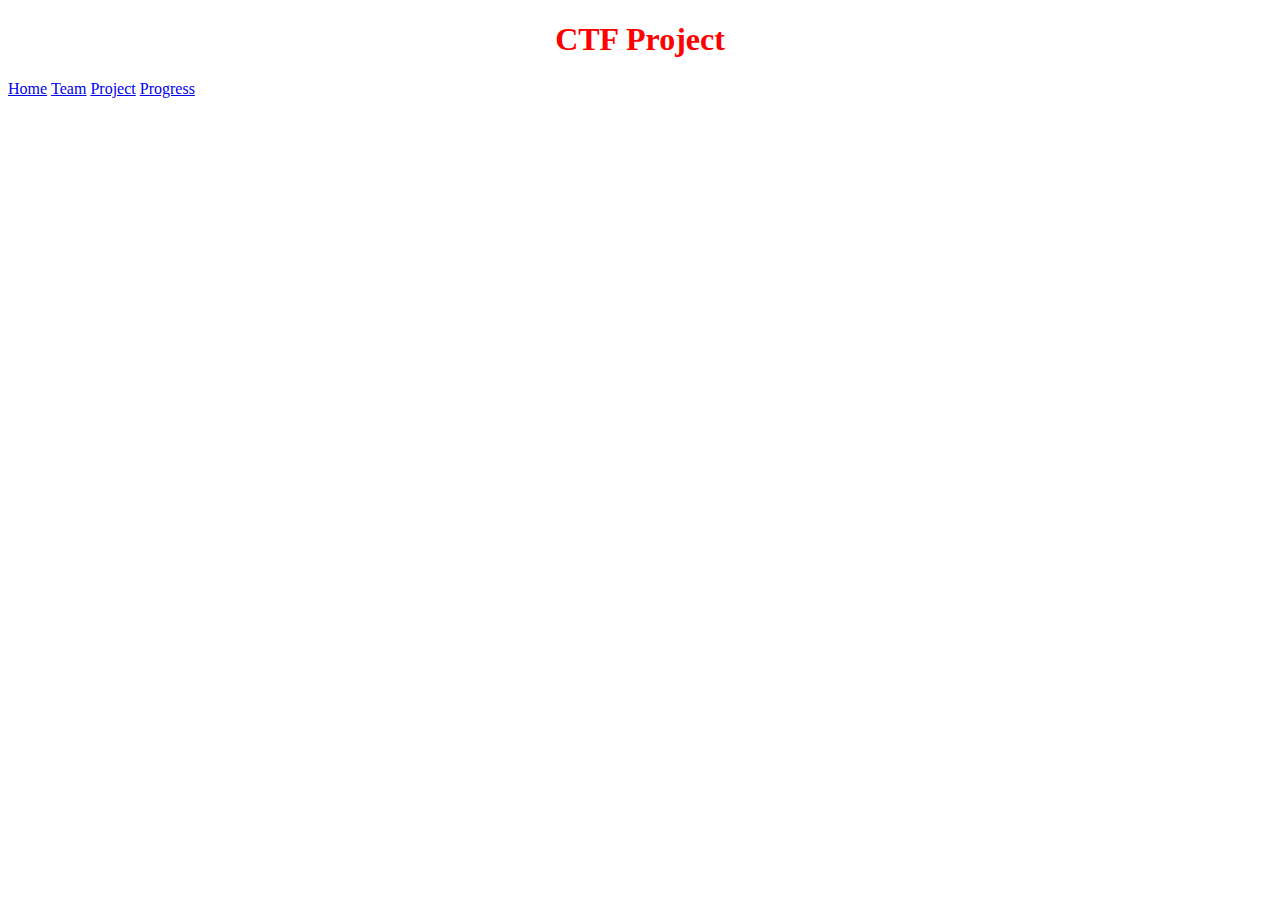
<file: Backup/project.html>
<!doctype html>

<html lang="en">
<head>
  <meta charset="utf-8">
  <title>Jayhacker CTF</title>
  <meta name="Jayhawker Informational" content="Project Information">
  <meta name="Steffan" content="SitePoint">
  <link rel="stylesheet" href="Css\project.css">
</head>

<body>
  <h1> CTF Project </h1>
	<ul>
		<li><a href="index.html">Home</a></li>
		<li><a href="team.html">Team</a></li>
		<li><a href="project.html">Project</a></li>
		<li><a href="Progress.html">Progress</a></li>
	</ul>
</body>
</html>
</file>
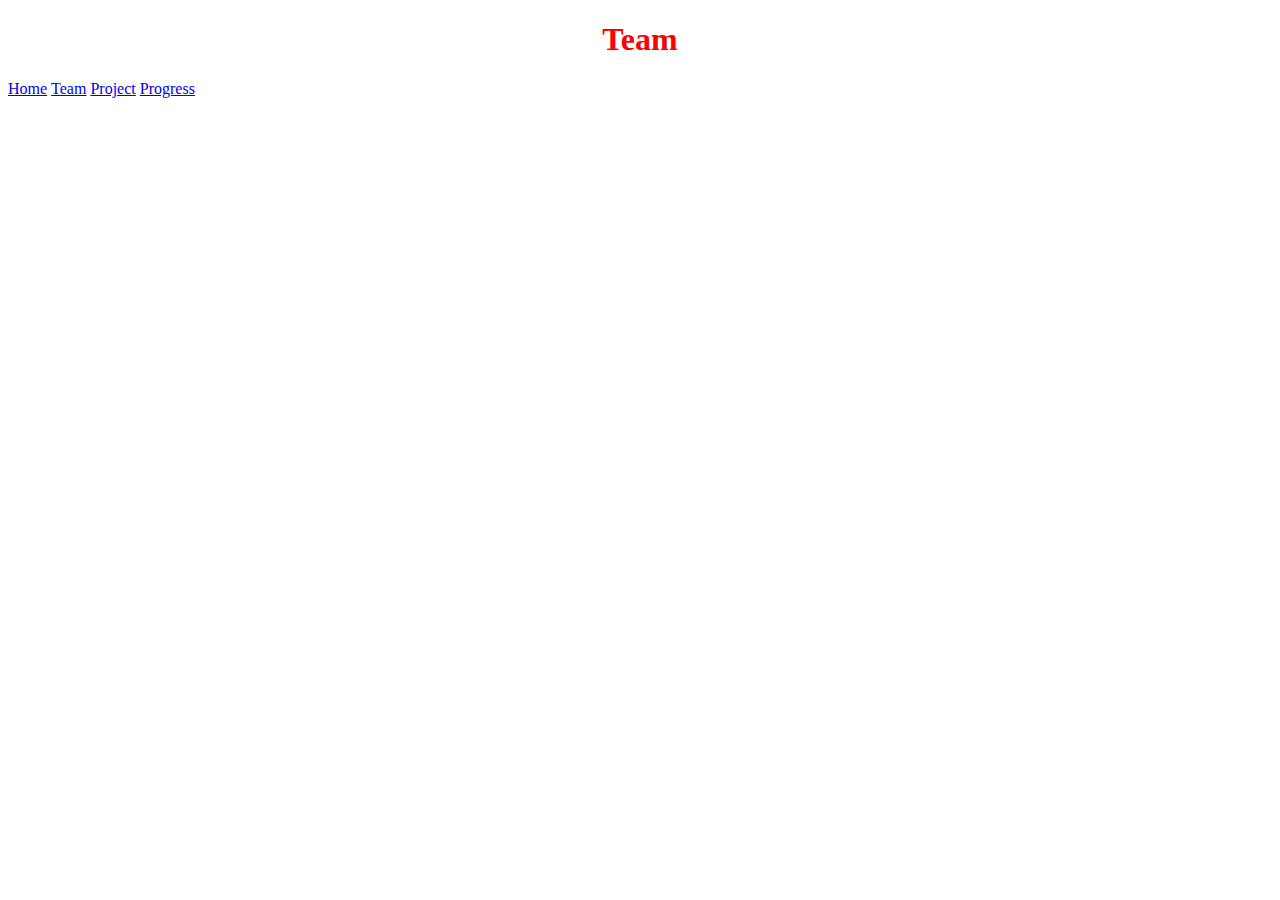
<file: Backup/team.html>
<!doctype html>

<html lang="en">
<head>
  <meta charset="utf-8">
  <title>CTF Team</title>
  <meta name="Jayhawker Informational" content="CTF Team">
  <meta name="Steffan" content="SitePoint">
  <link rel="stylesheet" href="Css\team.css">
</head>

<body>
  <h1> Team </h1>
	<ul>
		<li><a href="index.html">Home</a></li>
		<li><a href="team.html">Team</a></li>
		<li><a href="project.html">Project</a></li>
		<li><a href="Progress.html">Progress</a></li>
	</ul>
</body>
</html>
</file>
<file: assets/css/noscript.css>
/*
	Forty by HTML5 UP
	html5up.net | @ajlkn
	Free for personal and commercial use under the CCA 3.0 license (html5up.net/license)
*/

/* Banner */

	body.is-preload #banner:after {
		opacity: 0.85;
	}

	body.is-preload #banner > .inner {
		-moz-filter: none;
		-webkit-filter: none;
		-ms-filter: none;
		filter: none;
		-moz-transform: none;
		-webkit-transform: none;
		-ms-transform: none;
		transform: none;
		opacity: 1;
	}
</file>
<file: assets/css/main.css>
@import url(fontawesome-all.min.css);
@import url("https://fonts.googleapis.com/css?family=Source+Sans+Pro:300,300italic,600,600italic");

/*
	Forty by HTML5 UP
	html5up.net | @ajlkn
	Free for personal and commercial use under the CCA 3.0 license (html5up.net/license)
*/

html, body, div, span, applet, object,
iframe, h1, h2, h3, h4, h5, h6, p, blockquote,
pre, a, abbr, acronym, address, big, cite,
code, del, dfn, em, img, ins, kbd, q, s, samp,
small, strike, strong, sub, sup, tt, var, b,
u, i, center, dl, dt, dd, ol, ul, li, fieldset,
form, label, legend, table, caption, tbody,
tfoot, thead, tr, th, td, article, aside,
canvas, details, embed, figure, figcaption,
footer, header, hgroup, menu, nav, output, ruby,
section, summary, time, mark, audio, video {
	margin: 0;
	padding: 0;
	border: 0;
	font-size: 100%;
	font: inherit;
	vertical-align: baseline;}

article, aside, details, figcaption, figure,
footer, header, hgroup, menu, nav, section {
	display: block;}

body {
	line-height: 1;
}

ol, ul {
	list-style: none;
}

blockquote, q {
	quotes: none;
}

	blockquote:before, blockquote:after, q:before, q:after {
		content: '';
		content: none;
	}

table {
	border-collapse: collapse;
	border-spacing: 0;
}

body {
	-webkit-text-size-adjust: none;
}

mark {
	background-color: transparent;
	color: inherit;
}

input::-moz-focus-inner {
	border: 0;
	padding: 0;
}

input, select, textarea {
	-moz-appearance: none;
	-webkit-appearance: none;
	-ms-appearance: none;
	appearance: none;
}

/* Basic */

	@-ms-viewport {
		width: device-width;
	}

	body {
		-ms-overflow-style: scrollbar;
	}

	@media screen and (max-width: 480px) {

		html, body {
			min-width: 320px;
		}

	}

	html {
		box-sizing: border-box;
	}

	*, *:before, *:after {
		box-sizing: inherit;
	}

	body {
		background: #242943;
	}

		body.is-preload *, body.is-preload *:before, body.is-preload *:after {
			-moz-animation: none !important;
			-webkit-animation: none !important;
			-ms-animation: none !important;
			animation: none !important;
			-moz-transition: none !important;
			-webkit-transition: none !important;
			-ms-transition: none !important;
			transition: none !important;
		}

/* Type */

	body, input, select, textarea {
		color: #ffffff;
		font-family: "Source Sans Pro", Helvetica, sans-serif;
		font-size: 17pt;
		font-weight: 300;
		letter-spacing: 0.025em;
		line-height: 1.65;
	}

		@media screen and (max-width: 1680px) {

			body, input, select, textarea {
				font-size: 14pt;
			}

		}

		@media screen and (max-width: 1280px) {

			body, input, select, textarea {
				font-size: 12pt;
			}

		}

		@media screen and (max-width: 360px) {

			body, input, select, textarea {
				font-size: 11pt;
			}

		}

	a {
		-moz-transition: color 0.2s ease-in-out, border-bottom-color 0.2s ease-in-out;
		-webkit-transition: color 0.2s ease-in-out, border-bottom-color 0.2s ease-in-out;
		-ms-transition: color 0.2s ease-in-out, border-bottom-color 0.2s ease-in-out;
		transition: color 0.2s ease-in-out, border-bottom-color 0.2s ease-in-out;
		border-bottom: dotted 1px;
		color: inherit;
		text-decoration: none;
	}

		a:hover {
			border-bottom-color: transparent;
			color: #9bf1ff !important;
		}

		a:active {
			color: #53e3fb !important;
		}

	strong, b {
		color: #ffffff;
		font-weight: 600;
	}

	em, i {
		font-style: italic;
	}

	p {
		margin: 0 0 2em 0;
	}

	h1, h2, h3, h4, h5, h6 {
		color: #ffffff;
		font-weight: 600;
		line-height: 1.65;
		margin: 0 0 1em 0;
	}

		h1 a, h2 a, h3 a, h4 a, h5 a, h6 a {
			color: inherit;
			border-bottom: 0;
		}

	h1 {
		font-size: 2.5em;
	}

	h2 {
		font-size: 1.75em;
	}

	h3 {
		font-size: 1.35em;
	}

	h4 {
		font-size: 1.1em;
	}

	h5 {
		font-size: 0.9em;
	}

	h6 {
		font-size: 0.7em;
	}

	@media screen and (max-width: 736px) {

		h1 {
			font-size: 2em;
		}

		h2 {
			font-size: 1.5em;
		}

		h3 {
			font-size: 1.25em;
		}

	}

	sub {
		font-size: 0.8em;
		position: relative;
		top: 0.5em;
	}

	sup {
		font-size: 0.8em;
		position: relative;
		top: -0.5em;
	}

	blockquote {
		border-left: solid 4px rgba(212, 212, 255, 0.1);
		font-style: italic;
		margin: 0 0 2em 0;
		padding: 0.5em 0 0.5em 2em;
	}

	code {
		background: rgba(212, 212, 255, 0.035);
		font-family: "Courier New", monospace;
		font-size: 0.9em;
		margin: 0 0.25em;
		padding: 0.25em 0.65em;
	}

	pre {
		-webkit-overflow-scrolling: touch;
		font-family: "Courier New", monospace;
		font-size: 0.9em;
		margin: 0 0 2em 0;
	}

		pre code {
			display: block;
			line-height: 1.75;
			padding: 1em 1.5em;
			overflow-x: auto;
		}

	hr {
		border: 0;
		border-bottom: solid 1px rgba(212, 212, 255, 0.1);
		margin: 2em 0;
	}

		hr.major {
			margin: 3em 0;
		}

	.align-left {
		text-align: left;
	}

	.align-center {
		text-align: center;
	}

	.align-right {
		text-align: right;
	}

/* Row */

	.row {
		display: flex;
		flex-wrap: wrap;
		box-sizing: border-box;
		align-items: stretch;
	}

		.row > * {
			box-sizing: border-box;
		}

		.row.gtr-uniform > * > :last-child {
			margin-bottom: 0;
		}

		.row.aln-left {
			justify-content: flex-start;
		}

		.row.aln-center {
			justify-content: center;
		}

		.row.aln-right {
			justify-content: flex-end;
		}

		.row.aln-top {
			align-items: flex-start;
		}

		.row.aln-middle {
			align-items: center;
		}

		.row.aln-bottom {
			align-items: flex-end;
		}

		.row > .imp {
			order: -1;
		}

		.row > .col-1 {
			width: 8.33333%;
		}

		.row > .off-1 {
			margin-left: 8.33333%;
		}

		.row > .col-2 {
			width: 16.66667%;
		}

		.row > .off-2 {
			margin-left: 16.66667%;
		}

		.row > .col-3 {
			width: 25%;
		}

		.row > .off-3 {
			margin-left: 25%;
		}

		.row > .col-4 {
			width: 33.33333%;
		}

		.row > .off-4 {
			margin-left: 33.33333%;
		}

		.row > .col-5 {
			width: 41.66667%;
		}

		.row > .off-5 {
			margin-left: 41.66667%;
		}

		.row > .col-6 {
			width: 50%;
		}

		.row > .off-6 {
			margin-left: 50%;
		}

		.row > .col-7 {
			width: 58.33333%;
		}

		.row > .off-7 {
			margin-left: 58.33333%;
		}

		.row > .col-8 {
			width: 66.66667%;
		}

		.row > .off-8 {
			margin-left: 66.66667%;
		}

		.row > .col-9 {
			width: 75%;
		}

		.row > .off-9 {
			margin-left: 75%;
		}

		.row > .col-10 {
			width: 83.33333%;
		}

		.row > .off-10 {
			margin-left: 83.33333%;
		}

		.row > .col-11 {
			width: 91.66667%;
		}

		.row > .off-11 {
			margin-left: 91.66667%;
		}

		.row > .col-12 {
			width: 100%;
		}

		.row > .off-12 {
			margin-left: 100%;
		}

		.row.gtr-0 {
			margin-top: 0;
			margin-left: 0em;
		}

			.row.gtr-0 > * {
				padding: 0 0 0 0em;
			}

			.row.gtr-0.gtr-uniform {
				margin-top: 0em;
			}

				.row.gtr-0.gtr-uniform > * {
					padding-top: 0em;
				}

		.row.gtr-25 {
			margin-top: 0;
			margin-left: -0.5em;
		}

			.row.gtr-25 > * {
				padding: 0 0 0 0.5em;
			}

			.row.gtr-25.gtr-uniform {
				margin-top: -0.5em;
			}

				.row.gtr-25.gtr-uniform > * {
					padding-top: 0.5em;
				}

		.row.gtr-50 {
			margin-top: 0;
			margin-left: -1em;
		}

			.row.gtr-50 > * {
				padding: 0 0 0 1em;
			}

			.row.gtr-50.gtr-uniform {
				margin-top: -1em;
			}

				.row.gtr-50.gtr-uniform > * {
					padding-top: 1em;
				}

		.row {
			margin-top: 0;
			margin-left: -2em;
		}

			.row > * {
				padding: 0 0 0 2em;
			}

			.row.gtr-uniform {
				margin-top: -2em;
			}

				.row.gtr-uniform > * {
					padding-top: 2em;
				}

		.row.gtr-150 {
			margin-top: 0;
			margin-left: -3em;
		}

			.row.gtr-150 > * {
				padding: 0 0 0 3em;
			}

			.row.gtr-150.gtr-uniform {
				margin-top: -3em;
			}

				.row.gtr-150.gtr-uniform > * {
					padding-top: 3em;
				}

		.row.gtr-200 {
			margin-top: 0;
			margin-left: -4em;
		}

			.row.gtr-200 > * {
				padding: 0 0 0 4em;
			}

			.row.gtr-200.gtr-uniform {
				margin-top: -4em;
			}

				.row.gtr-200.gtr-uniform > * {
					padding-top: 4em;
				}

		@media screen and (max-width: 1680px) {

			.row {
				display: flex;
				flex-wrap: wrap;
				box-sizing: border-box;
				align-items: stretch;
			}

				.row > * {
					box-sizing: border-box;
				}

				.row.gtr-uniform > * > :last-child {
					margin-bottom: 0;
				}

				.row.aln-left {
					justify-content: flex-start;
				}

				.row.aln-center {
					justify-content: center;
				}

				.row.aln-right {
					justify-content: flex-end;
				}

				.row.aln-top {
					align-items: flex-start;
				}

				.row.aln-middle {
					align-items: center;
				}

				.row.aln-bottom {
					align-items: flex-end;
				}

				.row > .imp-xlarge {
					order: -1;
				}

				.row > .col-1-xlarge {
					width: 8.33333%;
				}

				.row > .off-1-xlarge {
					margin-left: 8.33333%;
				}

				.row > .col-2-xlarge {
					width: 16.66667%;
				}

				.row > .off-2-xlarge {
					margin-left: 16.66667%;
				}

				.row > .col-3-xlarge {
					width: 25%;
				}

				.row > .off-3-xlarge {
					margin-left: 25%;
				}

				.row > .col-4-xlarge {
					width: 33.33333%;
				}

				.row > .off-4-xlarge {
					margin-left: 33.33333%;
				}

				.row > .col-5-xlarge {
					width: 41.66667%;
				}

				.row > .off-5-xlarge {
					margin-left: 41.66667%;
				}

				.row > .col-6-xlarge {
					width: 50%;
				}

				.row > .off-6-xlarge {
					margin-left: 50%;
				}

				.row > .col-7-xlarge {
					width: 58.33333%;
				}

				.row > .off-7-xlarge {
					margin-left: 58.33333%;
				}

				.row > .col-8-xlarge {
					width: 66.66667%;
				}

				.row > .off-8-xlarge {
					margin-left: 66.66667%;
				}

				.row > .col-9-xlarge {
					width: 75%;
				}

				.row > .off-9-xlarge {
					margin-left: 75%;
				}

				.row > .col-10-xlarge {
					width: 83.33333%;
				}

				.row > .off-10-xlarge {
					margin-left: 83.33333%;
				}

				.row > .col-11-xlarge {
					width: 91.66667%;
				}

				.row > .off-11-xlarge {
					margin-left: 91.66667%;
				}

				.row > .col-12-xlarge {
					width: 100%;
				}

				.row > .off-12-xlarge {
					margin-left: 100%;
				}

				.row.gtr-0 {
					margin-top: 0;
					margin-left: 0em;
				}

					.row.gtr-0 > * {
						padding: 0 0 0 0em;
					}

					.row.gtr-0.gtr-uniform {
						margin-top: 0em;
					}

						.row.gtr-0.gtr-uniform > * {
							padding-top: 0em;
						}

				.row.gtr-25 {
					margin-top: 0;
					margin-left: -0.5em;
				}

					.row.gtr-25 > * {
						padding: 0 0 0 0.5em;
					}

					.row.gtr-25.gtr-uniform {
						margin-top: -0.5em;
					}

						.row.gtr-25.gtr-uniform > * {
							padding-top: 0.5em;
						}

				.row.gtr-50 {
					margin-top: 0;
					margin-left: -1em;
				}

					.row.gtr-50 > * {
						padding: 0 0 0 1em;
					}

					.row.gtr-50.gtr-uniform {
						margin-top: -1em;
					}

						.row.gtr-50.gtr-uniform > * {
							padding-top: 1em;
						}

				.row {
					margin-top: 0;
					margin-left: -2em;
				}

					.row > * {
						padding: 0 0 0 2em;
					}

					.row.gtr-uniform {
						margin-top: -2em;
					}

						.row.gtr-uniform > * {
							padding-top: 2em;
						}

				.row.gtr-150 {
					margin-top: 0;
					margin-left: -3em;
				}

					.row.gtr-150 > * {
						padding: 0 0 0 3em;
					}

					.row.gtr-150.gtr-uniform {
						margin-top: -3em;
					}

						.row.gtr-150.gtr-uniform > * {
							padding-top: 3em;
						}

				.row.gtr-200 {
					margin-top: 0;
					margin-left: -4em;
				}

					.row.gtr-200 > * {
						padding: 0 0 0 4em;
					}

					.row.gtr-200.gtr-uniform {
						margin-top: -4em;
					}

						.row.gtr-200.gtr-uniform > * {
							padding-top: 4em;
						}

		}

		@media screen and (max-width: 1280px) {

			.row {
				display: flex;
				flex-wrap: wrap;
				box-sizing: border-box;
				align-items: stretch;
			}

				.row > * {
					box-sizing: border-box;
				}

				.row.gtr-uniform > * > :last-child {
					margin-bottom: 0;
				}

				.row.aln-left {
					justify-content: flex-start;
				}

				.row.aln-center {
					justify-content: center;
				}

				.row.aln-right {
					justify-content: flex-end;
				}

				.row.aln-top {
					align-items: flex-start;
				}

				.row.aln-middle {
					align-items: center;
				}

				.row.aln-bottom {
					align-items: flex-end;
				}

				.row > .imp-large {
					order: -1;
				}

				.row > .col-1-large {
					width: 8.33333%;
				}

				.row > .off-1-large {
					margin-left: 8.33333%;
				}

				.row > .col-2-large {
					width: 16.66667%;
				}

				.row > .off-2-large {
					margin-left: 16.66667%;
				}

				.row > .col-3-large {
					width: 25%;
				}

				.row > .off-3-large {
					margin-left: 25%;
				}

				.row > .col-4-large {
					width: 33.33333%;
				}

				.row > .off-4-large {
					margin-left: 33.33333%;
				}

				.row > .col-5-large {
					width: 41.66667%;
				}

				.row > .off-5-large {
					margin-left: 41.66667%;
				}

				.row > .col-6-large {
					width: 50%;
				}

				.row > .off-6-large {
					margin-left: 50%;
				}

				.row > .col-7-large {
					width: 58.33333%;
				}

				.row > .off-7-large {
					margin-left: 58.33333%;
				}

				.row > .col-8-large {
					width: 66.66667%;
				}

				.row > .off-8-large {
					margin-left: 66.66667%;
				}

				.row > .col-9-large {
					width: 75%;
				}

				.row > .off-9-large {
					margin-left: 75%;
				}

				.row > .col-10-large {
					width: 83.33333%;
				}

				.row > .off-10-large {
					margin-left: 83.33333%;
				}

				.row > .col-11-large {
					width: 91.66667%;
				}

				.row > .off-11-large {
					margin-left: 91.66667%;
				}

				.row > .col-12-large {
					width: 100%;
				}

				.row > .off-12-large {
					margin-left: 100%;
				}

				.row.gtr-0 {
					margin-top: 0;
					margin-left: 0em;
				}

					.row.gtr-0 > * {
						padding: 0 0 0 0em;
					}

					.row.gtr-0.gtr-uniform {
						margin-top: 0em;
					}

						.row.gtr-0.gtr-uniform > * {
							padding-top: 0em;
						}

				.row.gtr-25 {
					margin-top: 0;
					margin-left: -0.375em;
				}

					.row.gtr-25 > * {
						padding: 0 0 0 0.375em;
					}

					.row.gtr-25.gtr-uniform {
						margin-top: -0.375em;
					}

						.row.gtr-25.gtr-uniform > * {
							padding-top: 0.375em;
						}

				.row.gtr-50 {
					margin-top: 0;
					margin-left: -0.75em;
				}

					.row.gtr-50 > * {
						padding: 0 0 0 0.75em;
					}

					.row.gtr-50.gtr-uniform {
						margin-top: -0.75em;
					}

						.row.gtr-50.gtr-uniform > * {
							padding-top: 0.75em;
						}

				.row {
					margin-top: 0;
					margin-left: -1.5em;
				}

					.row > * {
						padding: 0 0 0 1.5em;
					}

					.row.gtr-uniform {
						margin-top: -1.5em;
					}

						.row.gtr-uniform > * {
							padding-top: 1.5em;
						}

				.row.gtr-150 {
					margin-top: 0;
					margin-left: -2.25em;
				}

					.row.gtr-150 > * {
						padding: 0 0 0 2.25em;
					}

					.row.gtr-150.gtr-uniform {
						margin-top: -2.25em;
					}

						.row.gtr-150.gtr-uniform > * {
							padding-top: 2.25em;
						}

				.row.gtr-200 {
					margin-top: 0;
					margin-left: -3em;
				}

					.row.gtr-200 > * {
						padding: 0 0 0 3em;
					}

					.row.gtr-200.gtr-uniform {
						margin-top: -3em;
					}

						.row.gtr-200.gtr-uniform > * {
							padding-top: 3em;
						}

		}

		@media screen and (max-width: 980px) {

			.row {
				display: flex;
				flex-wrap: wrap;
				box-sizing: border-box;
				align-items: stretch;
			}

				.row > * {
					box-sizing: border-box;
				}

				.row.gtr-uniform > * > :last-child {
					margin-bottom: 0;
				}

				.row.aln-left {
					justify-content: flex-start;
				}

				.row.aln-center {
					justify-content: center;
				}

				.row.aln-right {
					justify-content: flex-end;
				}

				.row.aln-top {
					align-items: flex-start;
				}

				.row.aln-middle {
					align-items: center;
				}

				.row.aln-bottom {
					align-items: flex-end;
				}

				.row > .imp-medium {
					order: -1;
				}

				.row > .col-1-medium {
					width: 8.33333%;
				}

				.row > .off-1-medium {
					margin-left: 8.33333%;
				}

				.row > .col-2-medium {
					width: 16.66667%;
				}

				.row > .off-2-medium {
					margin-left: 16.66667%;
				}

				.row > .col-3-medium {
					width: 25%;
				}

				.row > .off-3-medium {
					margin-left: 25%;
				}

				.row > .col-4-medium {
					width: 33.33333%;
				}

				.row > .off-4-medium {
					margin-left: 33.33333%;
				}

				.row > .col-5-medium {
					width: 41.66667%;
				}

				.row > .off-5-medium {
					margin-left: 41.66667%;
				}

				.row > .col-6-medium {
					width: 50%;
				}

				.row > .off-6-medium {
					margin-left: 50%;
				}

				.row > .col-7-medium {
					width: 58.33333%;
				}

				.row > .off-7-medium {
					margin-left: 58.33333%;
				}

				.row > .col-8-medium {
					width: 66.66667%;
				}

				.row > .off-8-medium {
					margin-left: 66.66667%;
				}

				.row > .col-9-medium {
					width: 75%;
				}

				.row > .off-9-medium {
					margin-left: 75%;
				}

				.row > .col-10-medium {
					width: 83.33333%;
				}

				.row > .off-10-medium {
					margin-left: 83.33333%;
				}

				.row > .col-11-medium {
					width: 91.66667%;
				}

				.row > .off-11-medium {
					margin-left: 91.66667%;
				}

				.row > .col-12-medium {
					width: 100%;
				}

				.row > .off-12-medium {
					margin-left: 100%;
				}

				.row.gtr-0 {
					margin-top: 0;
					margin-left: 0em;
				}

					.row.gtr-0 > * {
						padding: 0 0 0 0em;
					}

					.row.gtr-0.gtr-uniform {
						margin-top: 0em;
					}

						.row.gtr-0.gtr-uniform > * {
							padding-top: 0em;
						}

				.row.gtr-25 {
					margin-top: 0;
					margin-left: -0.375em;
				}

					.row.gtr-25 > * {
						padding: 0 0 0 0.375em;
					}

					.row.gtr-25.gtr-uniform {
						margin-top: -0.375em;
					}

						.row.gtr-25.gtr-uniform > * {
							padding-top: 0.375em;
						}

				.row.gtr-50 {
					margin-top: 0;
					margin-left: -0.75em;
				}

					.row.gtr-50 > * {
						padding: 0 0 0 0.75em;
					}

					.row.gtr-50.gtr-uniform {
						margin-top: -0.75em;
					}

						.row.gtr-50.gtr-uniform > * {
							padding-top: 0.75em;
						}

				.row {
					margin-top: 0;
					margin-left: -1.5em;
				}

					.row > * {
						padding: 0 0 0 1.5em;
					}

					.row.gtr-uniform {
						margin-top: -1.5em;
					}

						.row.gtr-uniform > * {
							padding-top: 1.5em;
						}

				.row.gtr-150 {
					margin-top: 0;
					margin-left: -2.25em;
				}

					.row.gtr-150 > * {
						padding: 0 0 0 2.25em;
					}

					.row.gtr-150.gtr-uniform {
						margin-top: -2.25em;
					}

						.row.gtr-150.gtr-uniform > * {
							padding-top: 2.25em;
						}

				.row.gtr-200 {
					margin-top: 0;
					margin-left: -3em;
				}

					.row.gtr-200 > * {
						padding: 0 0 0 3em;
					}

					.row.gtr-200.gtr-uniform {
						margin-top: -3em;
					}

						.row.gtr-200.gtr-uniform > * {
							padding-top: 3em;
						}

		}

		@media screen and (max-width: 736px) {

			.row {
				display: flex;
				flex-wrap: wrap;
				box-sizing: border-box;
				align-items: stretch;
			}

				.row > * {
					box-sizing: border-box;
				}

				.row.gtr-uniform > * > :last-child {
					margin-bottom: 0;
				}

				.row.aln-left {
					justify-content: flex-start;
				}

				.row.aln-center {
					justify-content: center;
				}

				.row.aln-right {
					justify-content: flex-end;
				}

				.row.aln-top {
					align-items: flex-start;
				}

				.row.aln-middle {
					align-items: center;
				}

				.row.aln-bottom {
					align-items: flex-end;
				}

				.row > .imp-small {
					order: -1;
				}

				.row > .col-1-small {
					width: 8.33333%;
				}

				.row > .off-1-small {
					margin-left: 8.33333%;
				}

				.row > .col-2-small {
					width: 16.66667%;
				}

				.row > .off-2-small {
					margin-left: 16.66667%;
				}

				.row > .col-3-small {
					width: 25%;
				}

				.row > .off-3-small {
					margin-left: 25%;
				}

				.row > .col-4-small {
					width: 33.33333%;
				}

				.row > .off-4-small {
					margin-left: 33.33333%;
				}

				.row > .col-5-small {
					width: 41.66667%;
				}

				.row > .off-5-small {
					margin-left: 41.66667%;
				}

				.row > .col-6-small {
					width: 50%;
				}

				.row > .off-6-small {
					margin-left: 50%;
				}

				.row > .col-7-small {
					width: 58.33333%;
				}

				.row > .off-7-small {
					margin-left: 58.33333%;
				}

				.row > .col-8-small {
					width: 66.66667%;
				}

				.row > .off-8-small {
					margin-left: 66.66667%;
				}

				.row > .col-9-small {
					width: 75%;
				}

				.row > .off-9-small {
					margin-left: 75%;
				}

				.row > .col-10-small {
					width: 83.33333%;
				}

				.row > .off-10-small {
					margin-left: 83.33333%;
				}

				.row > .col-11-small {
					width: 91.66667%;
				}

				.row > .off-11-small {
					margin-left: 91.66667%;
				}

				.row > .col-12-small {
					width: 100%;
				}

				.row > .off-12-small {
					margin-left: 100%;
				}

				.row.gtr-0 {
					margin-top: 0;
					margin-left: 0em;
				}

					.row.gtr-0 > * {
						padding: 0 0 0 0em;
					}

					.row.gtr-0.gtr-uniform {
						margin-top: 0em;
					}

						.row.gtr-0.gtr-uniform > * {
							padding-top: 0em;
						}

				.row.gtr-25 {
					margin-top: 0;
					margin-left: -0.3125em;
				}

					.row.gtr-25 > * {
						padding: 0 0 0 0.3125em;
					}

					.row.gtr-25.gtr-uniform {
						margin-top: -0.3125em;
					}

						.row.gtr-25.gtr-uniform > * {
							padding-top: 0.3125em;
						}

				.row.gtr-50 {
					margin-top: 0;
					margin-left: -0.625em;
				}

					.row.gtr-50 > * {
						padding: 0 0 0 0.625em;
					}

					.row.gtr-50.gtr-uniform {
						margin-top: -0.625em;
					}

						.row.gtr-50.gtr-uniform > * {
							padding-top: 0.625em;
						}

				.row {
					margin-top: 0;
					margin-left: -1.25em;
				}

					.row > * {
						padding: 0 0 0 1.25em;
					}

					.row.gtr-uniform {
						margin-top: -1.25em;
					}

						.row.gtr-uniform > * {
							padding-top: 1.25em;
						}

				.row.gtr-150 {
					margin-top: 0;
					margin-left: -1.875em;
				}

					.row.gtr-150 > * {
						padding: 0 0 0 1.875em;
					}

					.row.gtr-150.gtr-uniform {
						margin-top: -1.875em;
					}

						.row.gtr-150.gtr-uniform > * {
							padding-top: 1.875em;
						}

				.row.gtr-200 {
					margin-top: 0;
					margin-left: -2.5em;
				}

					.row.gtr-200 > * {
						padding: 0 0 0 2.5em;
					}

					.row.gtr-200.gtr-uniform {
						margin-top: -2.5em;
					}

						.row.gtr-200.gtr-uniform > * {
							padding-top: 2.5em;
						}

		}

		@media screen and (max-width: 480px) {

			.row {
				display: flex;
				flex-wrap: wrap;
				box-sizing: border-box;
				align-items: stretch;
			}

				.row > * {
					box-sizing: border-box;
				}

				.row.gtr-uniform > * > :last-child {
					margin-bottom: 0;
				}

				.row.aln-left {
					justify-content: flex-start;
				}

				.row.aln-center {
					justify-content: center;
				}

				.row.aln-right {
					justify-content: flex-end;
				}

				.row.aln-top {
					align-items: flex-start;
				}

				.row.aln-middle {
					align-items: center;
				}

				.row.aln-bottom {
					align-items: flex-end;
				}

				.row > .imp-xsmall {
					order: -1;
				}

				.row > .col-1-xsmall {
					width: 8.33333%;
				}

				.row > .off-1-xsmall {
					margin-left: 8.33333%;
				}

				.row > .col-2-xsmall {
					width: 16.66667%;
				}

				.row > .off-2-xsmall {
					margin-left: 16.66667%;
				}

				.row > .col-3-xsmall {
					width: 25%;
				}

				.row > .off-3-xsmall {
					margin-left: 25%;
				}

				.row > .col-4-xsmall {
					width: 33.33333%;
				}

				.row > .off-4-xsmall {
					margin-left: 33.33333%;
				}

				.row > .col-5-xsmall {
					width: 41.66667%;
				}

				.row > .off-5-xsmall {
					margin-left: 41.66667%;
				}

				.row > .col-6-xsmall {
					width: 50%;
				}

				.row > .off-6-xsmall {
					margin-left: 50%;
				}

				.row > .col-7-xsmall {
					width: 58.33333%;
				}

				.row > .off-7-xsmall {
					margin-left: 58.33333%;
				}

				.row > .col-8-xsmall {
					width: 66.66667%;
				}

				.row > .off-8-xsmall {
					margin-left: 66.66667%;
				}

				.row > .col-9-xsmall {
					width: 75%;
				}

				.row > .off-9-xsmall {
					margin-left: 75%;
				}

				.row > .col-10-xsmall {
					width: 83.33333%;
				}

				.row > .off-10-xsmall {
					margin-left: 83.33333%;
				}

				.row > .col-11-xsmall {
					width: 91.66667%;
				}

				.row > .off-11-xsmall {
					margin-left: 91.66667%;
				}

				.row > .col-12-xsmall {
					width: 100%;
				}

				.row > .off-12-xsmall {
					margin-left: 100%;
				}

				.row.gtr-0 {
					margin-top: 0;
					margin-left: 0em;
				}

					.row.gtr-0 > * {
						padding: 0 0 0 0em;
					}

					.row.gtr-0.gtr-uniform {
						margin-top: 0em;
					}

						.row.gtr-0.gtr-uniform > * {
							padding-top: 0em;
						}

				.row.gtr-25 {
					margin-top: 0;
					margin-left: -0.3125em;
				}

					.row.gtr-25 > * {
						padding: 0 0 0 0.3125em;
					}

					.row.gtr-25.gtr-uniform {
						margin-top: -0.3125em;
					}

						.row.gtr-25.gtr-uniform > * {
							padding-top: 0.3125em;
						}

				.row.gtr-50 {
					margin-top: 0;
					margin-left: -0.625em;
				}

					.row.gtr-50 > * {
						padding: 0 0 0 0.625em;
					}

					.row.gtr-50.gtr-uniform {
						margin-top: -0.625em;
					}

						.row.gtr-50.gtr-uniform > * {
							padding-top: 0.625em;
						}

				.row {
					margin-top: 0;
					margin-left: -1.25em;
				}

					.row > * {
						padding: 0 0 0 1.25em;
					}

					.row.gtr-uniform {
						margin-top: -1.25em;
					}

						.row.gtr-uniform > * {
							padding-top: 1.25em;
						}

				.row.gtr-150 {
					margin-top: 0;
					margin-left: -1.875em;
				}

					.row.gtr-150 > * {
						padding: 0 0 0 1.875em;
					}

					.row.gtr-150.gtr-uniform {
						margin-top: -1.875em;
					}

						.row.gtr-150.gtr-uniform > * {
							padding-top: 1.875em;
						}

				.row.gtr-200 {
					margin-top: 0;
					margin-left: -2.5em;
				}

					.row.gtr-200 > * {
						padding: 0 0 0 2.5em;
					}

					.row.gtr-200.gtr-uniform {
						margin-top: -2.5em;
					}

						.row.gtr-200.gtr-uniform > * {
							padding-top: 2.5em;
						}

		}

/* Section/Article */

	section.special, article.special {
		text-align: center;
	}

	header.major {
		width: -moz-max-content;
		width: -webkit-max-content;
		width: -ms-max-content;
		width: max-content;
		margin-bottom: 2em;
	}

		header.major > :first-child {
			margin-bottom: 0;
			width: calc(100% + 0.5em);
		}

			header.major > :first-child:after {
				content: '';
				background-color: #ffffff;
				display: block;
				height: 2px;
				margin: 0.325em 0 0.5em 0;
				width: 100%;
			}

		header.major > p {
			font-size: 0.7em;
			font-weight: 600;
			letter-spacing: 0.25em;
			margin-bottom: 0;
			text-transform: uppercase;
		}

		body.is-ie header.major > :first-child:after {
			max-width: 9em;
		}

		body.is-ie header.major > h1:after {
			max-width: 100% !important;
		}

	@media screen and (max-width: 736px) {

		header.major > p br {
			display: none;
		}

	}

/* Form */

	form {
		margin: 0 0 2em 0;
	}

		form > :last-child {
			margin-bottom: 0;
		}

		form > .fields {
			display: -moz-flex;
			display: -webkit-flex;
			display: -ms-flex;
			display: flex;
			-moz-flex-wrap: wrap;
			-webkit-flex-wrap: wrap;
			-ms-flex-wrap: wrap;
			flex-wrap: wrap;
			width: calc(100% + 3em);
			margin: -1.5em 0 2em -1.5em;
		}

			form > .fields > .field {
				-moz-flex-grow: 0;
				-webkit-flex-grow: 0;
				-ms-flex-grow: 0;
				flex-grow: 0;
				-moz-flex-shrink: 0;
				-webkit-flex-shrink: 0;
				-ms-flex-shrink: 0;
				flex-shrink: 0;
				padding: 1.5em 0 0 1.5em;
				width: calc(100% - 1.5em);
			}

				form > .fields > .field.half {
					width: calc(50% - 0.75em);
				}

				form > .fields > .field.third {
					width: calc(100%/3 - 0.5em);
				}

				form > .fields > .field.quarter {
					width: calc(25% - 0.375em);
				}

		@media screen and (max-width: 480px) {

			form > .fields {
				width: calc(100% + 3em);
				margin: -1.5em 0 2em -1.5em;
			}

				form > .fields > .field {
					padding: 1.5em 0 0 1.5em;
					width: calc(100% - 1.5em);
				}

					form > .fields > .field.half {
						width: calc(100% - 1.5em);
					}

					form > .fields > .field.third {
						width: calc(100% - 1.5em);
					}

					form > .fields > .field.quarter {
						width: calc(100% - 1.5em);
					}

		}

	label {
		color: #ffffff;
		display: block;
		font-size: 0.8em;
		font-weight: 600;
		letter-spacing: 0.25em;
		margin: 0 0 1em 0;
		text-transform: uppercase;
	}

	input[type="text"],
	input[type="password"],
	input[type="email"],
	input[type="tel"],
	input[type="search"],
	input[type="url"],
	select,
	textarea {
		-moz-appearance: none;
		-webkit-appearance: none;
		-ms-appearance: none;
		appearance: none;
		background: rgba(212, 212, 255, 0.035);
		border: none;
		border-radius: 0;
		color: inherit;
		display: block;
		outline: 0;
		padding: 0 1em;
		text-decoration: none;
		width: 100%;
	}

		input[type="text"]:invalid,
		input[type="password"]:invalid,
		input[type="email"]:invalid,
		input[type="tel"]:invalid,
		input[type="search"]:invalid,
		input[type="url"]:invalid,
		select:invalid,
		textarea:invalid {
			box-shadow: none;
		}

		input[type="text"]:focus,
		input[type="password"]:focus,
		input[type="email"]:focus,
		input[type="tel"]:focus,
		input[type="search"]:focus,
		input[type="url"]:focus,
		select:focus,
		textarea:focus {
			border-color: #9bf1ff;
			box-shadow: 0 0 0 2px #9bf1ff;
		}

	select {
		background-image: url("data:image/svg+xml;charset=utf8,%3Csvg xmlns='http://www.w3.org/2000/svg' width='40' height='40' preserveAspectRatio='none' viewBox='0 0 40 40'%3E%3Cpath d='M9.4,12.3l10.4,10.4l10.4-10.4c0.2-0.2,0.5-0.4,0.9-0.4c0.3,0,0.6,0.1,0.9,0.4l3.3,3.3c0.2,0.2,0.4,0.5,0.4,0.9 c0,0.4-0.1,0.6-0.4,0.9L20.7,31.9c-0.2,0.2-0.5,0.4-0.9,0.4c-0.3,0-0.6-0.1-0.9-0.4L4.3,17.3c-0.2-0.2-0.4-0.5-0.4-0.9 c0-0.4,0.1-0.6,0.4-0.9l3.3-3.3c0.2-0.2,0.5-0.4,0.9-0.4S9.1,12.1,9.4,12.3z' fill='rgba(212, 212, 255, 0.1)' /%3E%3C/svg%3E");
		background-size: 1.25rem;
		background-repeat: no-repeat;
		background-position: calc(100% - 1rem) center;
		height: 2.75em;
		padding-right: 2.75em;
		text-overflow: ellipsis;
	}

		select option {
			color: #ffffff;
			background: #242943;
		}

		select:focus::-ms-value {
			background-color: transparent;
		}

		select::-ms-expand {
			display: none;
		}

	input[type="text"],
	input[type="password"],
	input[type="email"],
	input[type="tel"],
	input[type="search"],
	input[type="url"],
	select {
		height: 2.75em;
	}

	textarea {
		padding: 0.75em 1em;
	}

	input[type="checkbox"],
	input[type="radio"] {
		-moz-appearance: none;
		-webkit-appearance: none;
		-ms-appearance: none;
		appearance: none;
		display: block;
		float: left;
		margin-right: -2em;
		opacity: 0;
		width: 1em;
		z-index: -1;
	}

		input[type="checkbox"] + label,
		input[type="radio"] + label {
			text-decoration: none;
			color: #ffffff;
			cursor: pointer;
			display: inline-block;
			font-weight: 300;
			padding-left: 2.65em;
			padding-right: 0.75em;
			position: relative;
		}

			input[type="checkbox"] + label:before,
			input[type="radio"] + label:before {
				-moz-osx-font-smoothing: grayscale;
				-webkit-font-smoothing: antialiased;
				display: inline-block;
				font-style: normal;
				font-variant: normal;
				text-rendering: auto;
				line-height: 1;
				text-transform: none !important;
				font-family: 'Font Awesome 5 Free';
				font-weight: 900;
			}

			input[type="checkbox"] + label:before,
			input[type="radio"] + label:before {
				background: rgba(212, 212, 255, 0.035);
				content: '';
				display: inline-block;
				font-size: 0.8em;
				height: 2.0625em;
				left: 0;
				letter-spacing: 0;
				line-height: 2.0625em;
				position: absolute;
				text-align: center;
				top: 0;
				width: 2.0625em;
			}

		input[type="checkbox"]:checked + label:before,
		input[type="radio"]:checked + label:before {
			background: #ffffff;
			border-color: #9bf1ff;
			content: '\f00c';
			color: #242943;
		}

		input[type="checkbox"]:focus + label:before,
		input[type="radio"]:focus + label:before {
			box-shadow: 0 0 0 2px #9bf1ff;
		}

	input[type="radio"] + label:before {
		border-radius: 100%;
	}

	::-webkit-input-placeholder {
		color: rgba(244, 244, 255, 0.2) !important;
		opacity: 1.0;
	}

	:-moz-placeholder {
		color: rgba(244, 244, 255, 0.2) !important;
		opacity: 1.0;
	}

	::-moz-placeholder {
		color: rgba(244, 244, 255, 0.2) !important;
		opacity: 1.0;
	}

	:-ms-input-placeholder {
		color: rgba(244, 244, 255, 0.2) !important;
		opacity: 1.0;
	}

/* Box */

	.box {
		border: solid 1px rgba(212, 212, 255, 0.1);
		margin-bottom: 2em;
		padding: 1.5em;
	}

		.box > :last-child,
		.box > :last-child > :last-child,
		.box > :last-child > :last-child > :last-child {
			margin-bottom: 0;
		}

		.box.alt {
			border: 0;
			border-radius: 0;
			padding: 0;
		}

/* Icon */

	.icon {
		text-decoration: none;
		border-bottom: none;
		position: relative;
	}

		.icon:before {
			-moz-osx-font-smoothing: grayscale;
			-webkit-font-smoothing: antialiased;
			display: inline-block;
			font-style: normal;
			font-variant: normal;
			text-rendering: auto;
			line-height: 1;
			text-transform: none !important;
			font-family: 'Font Awesome 5 Free';
			font-weight: 400;
		}

		.icon > .label {
			display: none;
		}

		.icon:before {
			line-height: inherit;
		}

		.icon.solid:before {
			font-weight: 900;
		}

		.icon.brands:before {
			font-family: 'Font Awesome 5 Brands';
		}

		.icon.alt:before {
			background-color: #ffffff;
			border-radius: 100%;
			color: #242943;
			display: inline-block;
			height: 2em;
			line-height: 2em;
			text-align: center;
			width: 2em;
		}

	a.icon.alt:before {
		-moz-transition: background-color 0.2s ease-in-out;
		-webkit-transition: background-color 0.2s ease-in-out;
		-ms-transition: background-color 0.2s ease-in-out;
		transition: background-color 0.2s ease-in-out;
	}

	a.icon.alt:hover:before {
		background-color: #6fc3df;
	}

	a.icon.alt:active:before {
		background-color: #37a6cb;
	}

/* Image */

	.image {
		border: 0;
		display: inline-block;
		position: relative;
		max-width: 30%;
	}

		.image img {
			display: block;
		}

		.image.left, .image.right {
			max-width: 30%;
		}

			.image.left img, .image.right img {
				width: 100%;
			}

		.image.left {
			float: left;
			margin: 0 1.5em 1.25em 0;
			top: 0.25em;
		}

		.image.right {
			float: right;
			margin: 0 0 1.25em 1.5em;
			top: 0.25em;
		}

		.image.fit {
			display: block;
			margin: 0 0 2em 0;
			width: 100%;
		}

			.image.fit img {
				width: 100%;
			}

		.image.main {
			display: block;
			margin: 2.5em 0;
			width: 100%;
		}

			.image.main img {
				width: 100%;
			}

			@media screen and (max-width: 736px) {

				.image.main {
					margin: 1.5em 0;
				}

			}

/* List */

	ol {
		list-style: decimal;
		margin: 0 0 2em 0;
		padding-left: 1.25em;
	}

		ol li {
			padding-left: 0.25em;
		}

	ul {
		list-style: disc;
		margin: 0 0 2em 0;
		padding-left: 1em;
	}

		ul li {
			padding-left: 0.5em;
		}

		ul.alt {
			list-style: none;
			padding-left: 0;
		}

			ul.alt li {
				border-top: solid 1px rgba(212, 212, 255, 0.1);
				padding: 0.5em 0;
			}

				ul.alt li:first-child {
					border-top: 0;
					padding-top: 0;
				}

	dl {
		margin: 0 0 2em 0;
	}

		dl dt {
			display: block;
			font-weight: 600;
			margin: 0 0 1em 0;
		}

		dl dd {
			margin-left: 2em;
		}

/* Actions */

	ul.actions {
		display: -moz-flex;
		display: -webkit-flex;
		display: -ms-flex;
		display: flex;
		cursor: default;
		list-style: none;
		margin-left: -1em;
		padding-left: 0;
	}

		ul.actions li {
			padding: 0 0 0 1em;
			vertical-align: middle;
		}

		ul.actions.special {
			-moz-justify-content: center;
			-webkit-justify-content: center;
			-ms-justify-content: center;
			justify-content: center;
			width: 100%;
			margin-left: 0;
		}

			ul.actions.special li:first-child {
				padding-left: 0;
			}

		ul.actions.stacked {
			-moz-flex-direction: column;
			-webkit-flex-direction: column;
			-ms-flex-direction: column;
			flex-direction: column;
			margin-left: 0;
		}

			ul.actions.stacked li {
				padding: 1.3em 0 0 0;
			}

				ul.actions.stacked li:first-child {
					padding-top: 0;
				}

		ul.actions.fit {
			width: calc(100% + 1em);
		}

			ul.actions.fit li {
				-moz-flex-grow: 1;
				-webkit-flex-grow: 1;
				-ms-flex-grow: 1;
				flex-grow: 1;
				-moz-flex-shrink: 1;
				-webkit-flex-shrink: 1;
				-ms-flex-shrink: 1;
				flex-shrink: 1;
				width: 100%;
			}

				ul.actions.fit li > * {
					width: 100%;
				}

			ul.actions.fit.stacked {
				width: 100%;
			}

/* Icons */

	ul.icons {
		cursor: default;
		list-style: none;
		padding-left: 0;
	}

		ul.icons li {
			display: inline-block;
			padding: 0 1em 0 0;
		}

			ul.icons li:last-child {
				padding-right: 0;
			}

		@media screen and (max-width: 736px) {

			ul.icons li {
				padding: 0 0.75em 0 0;
			}

		}

/* Pagination */

	ul.pagination {
		cursor: default;
		list-style: none;
		padding-left: 0;
	}

		ul.pagination li {
			display: inline-block;
			padding-left: 0;
			vertical-align: middle;
		}

			ul.pagination li > .page {
				-moz-transition: background-color 0.2s ease-in-out, color 0.2s ease-in-out;
				-webkit-transition: background-color 0.2s ease-in-out, color 0.2s ease-in-out;
				-ms-transition: background-color 0.2s ease-in-out, color 0.2s ease-in-out;
				transition: background-color 0.2s ease-in-out, color 0.2s ease-in-out;
				border-bottom: 0;
				display: inline-block;
				font-size: 0.8em;
				font-weight: 600;
				height: 1.5em;
				line-height: 1.5em;
				margin: 0 0.125em;
				min-width: 1.5em;
				padding: 0 0.5em;
				text-align: center;
			}

				ul.pagination li > .page.active {
					background-color: #ffffff;
					color: #242943;
				}

					ul.pagination li > .page.active:hover {
						background-color: #9bf1ff;
						color: #242943 !important;
					}

					ul.pagination li > .page.active:active {
						background-color: #53e3fb;
					}

			ul.pagination li:first-child {
				padding-right: 0.75em;
			}

			ul.pagination li:last-child {
				padding-left: 0.75em;
			}

		@media screen and (max-width: 480px) {

			ul.pagination li:nth-child(n+2):nth-last-child(n+2) {
				display: none;
			}

			ul.pagination li:first-child {
				padding-right: 0;
			}

		}

/* Table */

	.table-wrapper {
		-webkit-overflow-scrolling: touch;
		overflow-x: auto;
	}

	table {
		margin: 0 0 2em 0;
		width: 100%;
	}

		table tbody tr {
			border: solid 1px rgba(212, 212, 255, 0.1);
			border-left: 0;
			border-right: 0;
		}

			table tbody tr:nth-child(2n + 1) {
				background-color: rgba(212, 212, 255, 0.035);
			}

		table td {
			padding: 0.75em 0.75em;
		}

		table th {
			color: #ffffff;
			font-size: 0.9em;
			font-weight: 600;
			padding: 0 0.75em 0.75em 0.75em;
			text-align: left;
		}

		table thead {
			border-bottom: solid 2px rgba(212, 212, 255, 0.1);
		}

		table tfoot {
			border-top: solid 2px rgba(212, 212, 255, 0.1);
		}

		table.alt {
			border-collapse: separate;
		}

			table.alt tbody tr td {
				border: solid 1px rgba(212, 212, 255, 0.1);
				border-left-width: 0;
				border-top-width: 0;
			}

				table.alt tbody tr td:first-child {
					border-left-width: 1px;
				}

			table.alt tbody tr:first-child td {
				border-top-width: 1px;
			}

			table.alt thead {
				border-bottom: 0;
			}

			table.alt tfoot {
				border-top: 0;
			}

/* Button */

	input[type="submit"],
	input[type="reset"],
	input[type="button"],
	button,
	.button {
		-moz-appearance: none;
		-webkit-appearance: none;
		-ms-appearance: none;
		appearance: none;
		-moz-transition: background-color 0.2s ease-in-out, box-shadow 0.2s ease-in-out, color 0.2s ease-in-out;
		-webkit-transition: background-color 0.2s ease-in-out, box-shadow 0.2s ease-in-out, color 0.2s ease-in-out;
		-ms-transition: background-color 0.2s ease-in-out, box-shadow 0.2s ease-in-out, color 0.2s ease-in-out;
		transition: background-color 0.2s ease-in-out, box-shadow 0.2s ease-in-out, color 0.2s ease-in-out;
		background-color: transparent;
		border: 0;
		border-radius: 0;
		box-shadow: inset 0 0 0 2px #ffffff;
		color: #ffffff;
		cursor: pointer;
		display: inline-block;
		font-size: 0.8em;
		font-weight: 600;
		height: 3.5em;
		letter-spacing: 0.25em;
		line-height: 3.5em;
		padding: 0 1.75em;
		text-align: center;
		text-decoration: none;
		text-transform: uppercase;
		white-space: nowrap;
	}

		input[type="submit"]:hover, input[type="submit"]:active,
		input[type="reset"]:hover,
		input[type="reset"]:active,
		input[type="button"]:hover,
		input[type="button"]:active,
		button:hover,
		button:active,
		.button:hover,
		.button:active {
			box-shadow: inset 0 0 0 2px #9bf1ff;
			color: #9bf1ff;
		}

		input[type="submit"]:active,
		input[type="reset"]:active,
		input[type="button"]:active,
		button:active,
		.button:active {
			background-color: rgba(155, 241, 255, 0.1);
			box-shadow: inset 0 0 0 2px #53e3fb;
			color: #53e3fb;
		}

		input[type="submit"].icon:before,
		input[type="reset"].icon:before,
		input[type="button"].icon:before,
		button.icon:before,
		.button.icon:before {
			margin-right: 0.5em;
		}

		input[type="submit"].fit,
		input[type="reset"].fit,
		input[type="button"].fit,
		button.fit,
		.button.fit {
			width: 100%;
		}

		input[type="submit"].small,
		input[type="reset"].small,
		input[type="button"].small,
		button.small,
		.button.small {
			font-size: 0.6em;
		}

		input[type="submit"].large,
		input[type="reset"].large,
		input[type="button"].large,
		button.large,
		.button.large {
			font-size: 1.25em;
			height: 3em;
			line-height: 3em;
		}

		input[type="submit"].next,
		input[type="reset"].next,
		input[type="button"].next,
		button.next,
		.button.next {
			padding-right: 4.5em;
			position: relative;
		}

			input[type="submit"].next:before, input[type="submit"].next:after,
			input[type="reset"].next:before,
			input[type="reset"].next:after,
			input[type="button"].next:before,
			input[type="button"].next:after,
			button.next:before,
			button.next:after,
			.button.next:before,
			.button.next:after {
				-moz-transition: opacity 0.2s ease-in-out;
				-webkit-transition: opacity 0.2s ease-in-out;
				-ms-transition: opacity 0.2s ease-in-out;
				transition: opacity 0.2s ease-in-out;
				background-position: center right;
				background-repeat: no-repeat;
				background-size: 36px 24px;
				content: '';
				display: block;
				height: 100%;
				position: absolute;
				right: 1.5em;
				top: 0;
				vertical-align: middle;
				width: 36px;
			}

			input[type="submit"].next:before,
			input[type="reset"].next:before,
			input[type="button"].next:before,
			button.next:before,
			.button.next:before {
				background-image: url("data:image/svg+xml;charset=utf8,%3Csvg xmlns='http://www.w3.org/2000/svg' xmlns:xlink='http://www.w3.org/1999/xlink' width='36px' height='24px' viewBox='0 0 36 24' zoomAndPan='disable'%3E%3Cstyle%3Eline %7B stroke: %23ffffff%3B stroke-width: 2px%3B %7D%3C/style%3E%3Cline x1='0' y1='12' x2='34' y2='12' /%3E%3Cline x1='25' y1='4' x2='34' y2='12.5' /%3E%3Cline x1='25' y1='20' x2='34' y2='11.5' /%3E%3C/svg%3E");
			}

			input[type="submit"].next:after,
			input[type="reset"].next:after,
			input[type="button"].next:after,
			button.next:after,
			.button.next:after {
				background-image: url("data:image/svg+xml;charset=utf8,%3Csvg xmlns='http://www.w3.org/2000/svg' xmlns:xlink='http://www.w3.org/1999/xlink' width='36px' height='24px' viewBox='0 0 36 24' zoomAndPan='disable'%3E%3Cstyle%3Eline %7B stroke: %239bf1ff%3B stroke-width: 2px%3B %7D%3C/style%3E%3Cline x1='0' y1='12' x2='34' y2='12' /%3E%3Cline x1='25' y1='4' x2='34' y2='12.5' /%3E%3Cline x1='25' y1='20' x2='34' y2='11.5' /%3E%3C/svg%3E");
				opacity: 0;
				z-index: 1;
			}

			input[type="submit"].next:hover:after, input[type="submit"].next:active:after,
			input[type="reset"].next:hover:after,
			input[type="reset"].next:active:after,
			input[type="button"].next:hover:after,
			input[type="button"].next:active:after,
			button.next:hover:after,
			button.next:active:after,
			.button.next:hover:after,
			.button.next:active:after {
				opacity: 1;
			}

			@media screen and (max-width: 1280px) {

				input[type="submit"].next,
				input[type="reset"].next,
				input[type="button"].next,
				button.next,
				.button.next {
					padding-right: 5em;
				}

			}

		input[type="submit"].primary,
		input[type="reset"].primary,
		input[type="button"].primary,
		button.primary,
		.button.primary {
			background-color: #ffffff;
			box-shadow: none;
			color: #242943;
		}

			input[type="submit"].primary:hover, input[type="submit"].primary:active,
			input[type="reset"].primary:hover,
			input[type="reset"].primary:active,
			input[type="button"].primary:hover,
			input[type="button"].primary:active,
			button.primary:hover,
			button.primary:active,
			.button.primary:hover,
			.button.primary:active {
				background-color: #9bf1ff;
				color: #242943 !important;
			}

			input[type="submit"].primary:active,
			input[type="reset"].primary:active,
			input[type="button"].primary:active,
			button.primary:active,
			.button.primary:active {
				background-color: #53e3fb;
			}

		input[type="submit"].disabled, input[type="submit"]:disabled,
		input[type="reset"].disabled,
		input[type="reset"]:disabled,
		input[type="button"].disabled,
		input[type="button"]:disabled,
		button.disabled,
		button:disabled,
		.button.disabled,
		.button:disabled {
			pointer-events: none;
			cursor: default;
			opacity: 0.25;
		}

/* Tiles */

	.tiles {
		display: -moz-flex;
		display: -webkit-flex;
		display: -ms-flex;
		display: flex;
		-moz-flex-wrap: wrap;
		-webkit-flex-wrap: wrap;
		-ms-flex-wrap: wrap;
		flex-wrap: wrap;
		border-top: 0 !important;
	}

		.tiles + * {
			border-top: 0 !important;
		}

		.tiles article {
			-moz-align-items: center;
			-webkit-align-items: center;
			-ms-align-items: center;
			align-items: center;
			display: -moz-flex;
			display: -webkit-flex;
			display: -ms-flex;
			display: flex;
			-moz-transition: -moz-transform 0.25s ease, opacity 0.25s ease, -moz-filter 1s ease, -webkit-filter 1s ease;
			-webkit-transition: -webkit-transform 0.25s ease, opacity 0.25s ease, -webkit-filter 1s ease, -webkit-filter 1s ease;
			-ms-transition: -ms-transform 0.25s ease, opacity 0.25s ease, -ms-filter 1s ease, -webkit-filter 1s ease;
			transition: transform 0.25s ease, opacity 0.25s ease, filter 1s ease, -webkit-filter 1s ease;
			padding: 4em 4em 2em 4em ;
			background-position: center;
			background-repeat: no-repeat;
			background-size: cover;
			cursor: default;
			height: 40vh;
			max-height: 40em;
			min-height: 23em;
			overflow: hidden;
			position: relative;
			width: 40%;
		}

			.tiles article .image {
				display: none;
			}

			.tiles article header {
				position: relative;
				z-index: 3;
			}

			.tiles article h3 {
				font-size: 1.75em;
			}

				.tiles article h3 a:hover {
					color: inherit !important;
				}

			.tiles article .link.primary {
				border: 0;
				height: 100%;
				left: 0;
				position: absolute;
				top: 0;
				width: 100%;
				z-index: 4;
			}

			.tiles article:before {
				-moz-transition: opacity 0.5s ease;
				-webkit-transition: opacity 0.5s ease;
				-ms-transition: opacity 0.5s ease;
				transition: opacity 0.5s ease;
				bottom: 0;
				content: '';
				display: block;
				height: 100%;
				left: 0;
				opacity: 0.85;
				position: absolute;
				width: 100%;
				z-index: 2;
			}

			.tiles article:after {
				background-color: rgba(36, 41, 67, 0.25);
				content: '';
				display: block;
				height: 100%;
				left: 0;
				position: absolute;
				top: 0;
				width: 100%;
				z-index: 1;
			}

			.tiles article:hover:before {
				opacity: 0;
			}

			.tiles article.is-transitioning {
				-moz-transform: scale(0.95);
				-webkit-transform: scale(0.95);
				-ms-transform: scale(0.95);
				transform: scale(0.95);
				-moz-filter: blur(0.5em);
				-webkit-filter: blur(0.5em);
				-ms-filter: blur(0.5em);
				filter: blur(0.5em);
				opacity: 0;
			}

			.tiles article:nth-child(4n - 1), .tiles article:nth-child(4n - 2) {
				width: 60%;
			}

			.tiles article:nth-child(6n - 5):before {
				background-color: #6fc3df;
			}

			.tiles article:nth-child(6n - 4):before {
				background-color: #8d82c4;
			}

			.tiles article:nth-child(6n - 3):before {
				background-color: #ec8d81;
			}

			.tiles article:nth-child(6n - 2):before {
				background-color: #e7b788;
			}

			.tiles article:nth-child(6n - 1):before {
				background-color: #8ea9e8;
			}

			.tiles article:nth-child(6n):before {
				background-color: #87c5a4;
			}

		@media screen and (max-width: 1280px) {

			.tiles article {
				padding: 4em 3em 2em 3em ;
				height: 30vh;
				max-height: 30em;
				min-height: 20em;
			}

		}

		@media screen and (max-width: 980px) {

			.tiles article {
				width: 50% !important;
			}

		}

		@media screen and (max-width: 736px) {

			.tiles article {
				padding: 3em 1.5em 1em 1.5em ;
				height: 16em;
				max-height: none;
				min-height: 0;
			}

				.tiles article h3 {
					font-size: 1.5em;
				}

		}

		@media screen and (max-width: 480px) {

			.tiles {
				display: block;
			}

				.tiles article {
					height: 20em;
					width: 100% !important;
				}

		}

/* Contact Method */

	.contact-method {
		margin: 0 0 2em 0;
		padding-left: 3.25em;
		position: relative;
	}

		.contact-method .icon {
			left: 0;
			position: absolute;
			top: 0;
		}

		.contact-method h3 {
			margin: 0 0 0.5em 0;
		}

/* Spotlights */

	.spotlights {
		border-top: 0 !important;
	}

		.spotlights + * {
			border-top: 0 !important;
		}

		.spotlights > section {
			display: -moz-flex;
			display: -webkit-flex;
			display: -ms-flex;
			display: flex;
			-moz-flex-direction: row;
			-webkit-flex-direction: row;
			-ms-flex-direction: row;
			flex-direction: row;
			background-color: #2e3450;
		}

			.spotlights > section > .image {
				background-position: center center;
				background-size: cover;
				border-radius: 0;
				display: block;
				position: relative;
				width: 30%;
			}

				.spotlights > section > .image img {
					border-radius: 0;
					display: block;
					width: 100%;
				}

				.spotlights > section > .image:before {
					background: rgba(36, 41, 67, 0.9);
					content: '';
					display: block;
					height: 100%;
					left: 0;
					opacity: 0;
					position: absolute;
					top: 0;
					width: 100%;
				}

			.spotlights > section > .content {
				display: -moz-flex;
				display: -webkit-flex;
				display: -ms-flex;
				display: flex;
				-moz-flex-direction: column;
				-webkit-flex-direction: column;
				-ms-flex-direction: column;
				flex-direction: column;
				-moz-justify-content: center;
				-webkit-justify-content: center;
				-ms-justify-content: center;
				justify-content: center;
				-moz-align-items: center;
				-webkit-align-items: center;
				-ms-align-items: center;
				align-items: center;
				padding: 2em 3em 0.1em 3em ;
				width: 70%;
			}

				.spotlights > section > .content > .inner {
					margin: 0 auto;
					max-width: 100%;
					width: 65em;
				}

			.spotlights > section:nth-child(2n) {
				-moz-flex-direction: row-reverse;
				-webkit-flex-direction: row-reverse;
				-ms-flex-direction: row-reverse;
				flex-direction: row-reverse;
				background-color: #333856;
			}

				.spotlights > section:nth-child(2n) > .content {
					-moz-align-items: -moz-flex-end;
					-webkit-align-items: -webkit-flex-end;
					-ms-align-items: -ms-flex-end;
					align-items: flex-end;
				}

		@media screen and (max-width: 1680px) {

			.spotlights > section > .image {
				width: 40%;
			}

			.spotlights > section > .content {
				width: 60%;
			}

		}

		@media screen and (max-width: 1280px) {

			.spotlights > section > .image {
				width: 45%;
			}

			.spotlights > section > .content {
				width: 55%;
			}

		}

		@media screen and (max-width: 980px) {

			.spotlights > section {
				display: block;
			}

				.spotlights > section > .image {
					width: 100%;
				}

				.spotlights > section > .content {
					padding: 4em 3em 2em 3em ;
					width: 100%;
				}

		}

		@media screen and (max-width: 736px) {

			.spotlights > section > .content {
				padding: 3em 1.5em 1em 1.5em ;
			}

		}

/* Header */

	@-moz-keyframes reveal-header {
		0% {
			top: -4em;
			opacity: 0;
		}

		100% {
			top: 0;
			opacity: 1;
		}
	}

	@-webkit-keyframes reveal-header {
		0% {
			top: -4em;
			opacity: 0;
		}

		100% {
			top: 0;
			opacity: 1;
		}
	}

	@-ms-keyframes reveal-header {
		0% {
			top: -4em;
			opacity: 0;
		}

		100% {
			top: 0;
			opacity: 1;
		}
	}

	@keyframes reveal-header {
		0% {
			top: -4em;
			opacity: 0;
		}

		100% {
			top: 0;
			opacity: 1;
		}
	}

	#header {
		display: -moz-flex;
		display: -webkit-flex;
		display: -ms-flex;
		display: flex;
		background-color: #2a2f4a;
		box-shadow: 0 0 0.25em 0 rgba(0, 0, 0, 0.15);
		cursor: default;
		font-weight: 600;
		height: 3.25em;
		left: 0;
		letter-spacing: 0.25em;
		line-height: 3.25em;
		margin: 0;
		position: fixed;
		text-transform: uppercase;
		top: 0;
		width: 100%;
		z-index: 10000;
	}

		#header .logo {
			border: 0;
			display: inline-block;
			font-size: 0.8em;
			height: inherit;
			line-height: inherit;
			padding: 0 1.5em;
		}

			#header .logo strong {
				-moz-transition: background-color 0.2s ease-in-out, color 0.2s ease-in-out;
				-webkit-transition: background-color 0.2s ease-in-out, color 0.2s ease-in-out;
				-ms-transition: background-color 0.2s ease-in-out, color 0.2s ease-in-out;
				transition: background-color 0.2s ease-in-out, color 0.2s ease-in-out;
				background-color: #ffffff;
				color: #242943;
				display: inline-block;
				line-height: 1.65em;
				margin-right: 0.325em;
				padding: 0 0.125em 0 0.375em;
			}

			#header .logo:hover strong {
				background-color: #9bf1ff;
			}

			#header .logo:active strong {
				background-color: #53e3fb;
			}

		#header nav {
			display: -moz-flex;
			display: -webkit-flex;
			display: -ms-flex;
			display: flex;
			-moz-justify-content: -moz-flex-end;
			-webkit-justify-content: -webkit-flex-end;
			-ms-justify-content: -ms-flex-end;
			justify-content: flex-end;
			-moz-flex-grow: 1;
			-webkit-flex-grow: 1;
			-ms-flex-grow: 1;
			flex-grow: 1;
			height: inherit;
			line-height: inherit;
		}

			#header nav a {
				border: 0;
				display: block;
				font-size: 0.8em;
				height: inherit;
				line-height: inherit;
				padding: 0 0.75em;
				position: relative;
				vertical-align: middle;
			}

				#header nav a:last-child {
					padding-right: 1.5em;
				}

				#header nav a[href="#menu"] {
					padding-right: 3.325em !important;
				}

					#header nav a[href="#menu"]:before, #header nav a[href="#menu"]:after {
						background-image: url("data:image/svg+xml;charset=utf8,%3Csvg xmlns='http://www.w3.org/2000/svg' width='24' height='32' viewBox='0 0 24 32' preserveAspectRatio='none'%3E%3Cstyle%3Eline %7B stroke-width: 2px%3B stroke: %23ffffff%3B %7D%3C/style%3E%3Cline x1='0' y1='11' x2='24' y2='11' /%3E%3Cline x1='0' y1='21' x2='24' y2='21' /%3E%3Cline x1='0' y1='16' x2='24' y2='16' /%3E%3C/svg%3E");
						background-position: center;
						background-repeat: no-repeat;
						background-size: 24px 32px;
						content: '';
						display: block;
						height: 100%;
						position: absolute;
						right: 1.5em;
						top: 0;
						vertical-align: middle;
						width: 24px;
					}

					#header nav a[href="#menu"]:after {
						-moz-transition: opacity 0.2s ease-in-out;
						-webkit-transition: opacity 0.2s ease-in-out;
						-ms-transition: opacity 0.2s ease-in-out;
						transition: opacity 0.2s ease-in-out;
						background-image: url("data:image/svg+xml;charset=utf8,%3Csvg xmlns='http://www.w3.org/2000/svg' width='24' height='32' viewBox='0 0 24 32' preserveAspectRatio='none'%3E%3Cstyle%3Eline %7B stroke-width: 2px%3B stroke: %239bf1ff%3B %7D%3C/style%3E%3Cline x1='0' y1='11' x2='24' y2='11' /%3E%3Cline x1='0' y1='21' x2='24' y2='21' /%3E%3Cline x1='0' y1='16' x2='24' y2='16' /%3E%3C/svg%3E");
						opacity: 0;
						z-index: 1;
					}

					#header nav a[href="#menu"]:hover:after, #header nav a[href="#menu"]:active:after {
						opacity: 1;
					}

					#header nav a[href="#menu"]:last-child {
						padding-right: 3.875em !important;
					}

						#header nav a[href="#menu"]:last-child:before, #header nav a[href="#menu"]:last-child:after {
							right: 2em;
						}

		#header.reveal {
			-moz-animation: reveal-header 0.35s ease;
			-webkit-animation: reveal-header 0.35s ease;
			-ms-animation: reveal-header 0.35s ease;
			animation: reveal-header 0.35s ease;
		}

		#header.alt {
			-moz-transition: opacity 2.5s ease;
			-webkit-transition: opacity 2.5s ease;
			-ms-transition: opacity 2.5s ease;
			transition: opacity 2.5s ease;
			-moz-transition-delay: 0.75s;
			-webkit-transition-delay: 0.75s;
			-ms-transition-delay: 0.75s;
			transition-delay: 0.75s;
			-moz-animation: none;
			-webkit-animation: none;
			-ms-animation: none;
			animation: none;
			background-color: transparent;
			box-shadow: none;
			position: absolute;
		}

			#header.alt.style1 .logo strong {
				color: #6fc3df;
			}

			#header.alt.style2 .logo strong {
				color: #8d82c4;
			}

			#header.alt.style3 .logo strong {
				color: #ec8d81;
			}

			#header.alt.style4 .logo strong {
				color: #e7b788;
			}

			#header.alt.style5 .logo strong {
				color: #8ea9e8;
			}

			#header.alt.style6 .logo strong {
				color: #87c5a4;
			}

		body.is-preload #header.alt {
			opacity: 0;
		}

		@media screen and (max-width: 1680px) {

			#header nav a[href="#menu"] {
				padding-right: 3.75em !important;
			}

				#header nav a[href="#menu"]:last-child {
					padding-right: 4.25em !important;
				}

		}

		@media screen and (max-width: 1280px) {

			#header nav a[href="#menu"] {
				padding-right: 4em !important;
			}

				#header nav a[href="#menu"]:last-child {
					padding-right: 4.5em !important;
				}

		}

		@media screen and (max-width: 736px) {

			#header {
				height: 2.75em;
				line-height: 2.75em;
			}

				#header .logo {
					padding: 0 1em;
				}

				#header nav a {
					padding: 0 0.5em;
				}

					#header nav a:last-child {
						padding-right: 1em;
					}

					#header nav a[href="#menu"] {
						padding-right: 3.25em !important;
					}

						#header nav a[href="#menu"]:before, #header nav a[href="#menu"]:after {
							right: 0.75em;
						}

						#header nav a[href="#menu"]:last-child {
							padding-right: 4em !important;
						}

							#header nav a[href="#menu"]:last-child:before, #header nav a[href="#menu"]:last-child:after {
								right: 1.5em;
							}

		}

		@media screen and (max-width: 480px) {

			#header .logo span {
				display: none;
			}

			#header nav a[href="#menu"] {
				overflow: hidden;
				padding-right: 0 !important;
				text-indent: 5em;
				white-space: nowrap;
				width: 5em;
			}

				#header nav a[href="#menu"]:before, #header nav a[href="#menu"]:after {
					right: 0;
					width: inherit;
				}

				#header nav a[href="#menu"]:last-child:before, #header nav a[href="#menu"]:last-child:after {
					width: 4em;
					right: 0;
				}

		}

/* Banner */

	#banner {
		-moz-align-items: center;
		-webkit-align-items: center;
		-ms-align-items: center;
		align-items: center;
		background-image: url("../../images/banner.jpg");
		display: -moz-flex;
		display: -webkit-flex;
		display: -ms-flex;
		display: flex;
		padding: 6em 0 2em 0 ;
		background-attachment: fixed;
		background-position: center;
		background-repeat: no-repeat;
		background-size: cover;
		border-bottom: 0 !important;
		cursor: default;
		height: 60vh;
		margin-bottom: -3.25em;
		max-height: 32em;
		min-height: 22em;
		position: relative;
		top: -3.25em;
	}

		#banner:after {
			-moz-transition: opacity 2.5s ease;
			-webkit-transition: opacity 2.5s ease;
			-ms-transition: opacity 2.5s ease;
			transition: opacity 2.5s ease;
			-moz-transition-delay: 0.75s;
			-webkit-transition-delay: 0.75s;
			-ms-transition-delay: 0.75s;
			transition-delay: 0.75s;
			pointer-events: none;
			background-color: #242943;
			content: '';
			display: block;
			height: 100%;
			left: 0;
			opacity: 0.85;
			position: absolute;
			top: 0;
			width: 100%;
			z-index: 1;
		}

		#banner h1 {
			font-size: 3.25em;
		}

		#banner > .inner {
			-moz-transition: opacity 1.5s ease, -moz-transform 0.5s ease-out, -moz-filter 0.5s ease, -webkit-filter 0.5s ease;
			-webkit-transition: opacity 1.5s ease, -webkit-transform 0.5s ease-out, -webkit-filter 0.5s ease, -webkit-filter 0.5s ease;
			-ms-transition: opacity 1.5s ease, -ms-transform 0.5s ease-out, -ms-filter 0.5s ease, -webkit-filter 0.5s ease;
			transition: opacity 1.5s ease, transform 0.5s ease-out, filter 0.5s ease, -webkit-filter 0.5s ease;
			padding: 0 !important;
			position: relative;
			z-index: 2;
		}

			#banner > .inner .image {
				display: none;
			}

			#banner > .inner header {
				width: auto;
			}

				#banner > .inner header > :first-child {
					width: auto;
				}

					#banner > .inner header > :first-child:after {
						max-width: 100%;
					}

			#banner > .inner .content {
				display: -moz-flex;
				display: -webkit-flex;
				display: -ms-flex;
				display: flex;
				-moz-align-items: center;
				-webkit-align-items: center;
				-ms-align-items: center;
				align-items: center;
				margin: 0 0 2em 0;
			}

				#banner > .inner .content > * {
					margin-right: 1.5em;
					margin-bottom: 0;
				}

				#banner > .inner .content > :last-child {
					margin-right: 0;
				}

				#banner > .inner .content p {
					font-size: 0.7em;
					font-weight: 600;
					letter-spacing: 0.25em;
					text-transform: uppercase;
				}

		#banner.major {
			height: 75vh;
			min-height: 30em;
			max-height: 50em;
		}

			#banner.major.alt {
				opacity: 0.75;
			}

		#banner.style1:after {
			background-color: #6fc3df;
		}

		#banner.style2:after {
			background-color: #8d82c4;
		}

		#banner.style3:after {
			background-color: #ec8d81;
		}

		#banner.style4:after {
			background-color: #e7b788;
		}

		#banner.style5:after {
			background-color: #8ea9e8;
		}

		#banner.style6:after {
			background-color: #87c5a4;
		}

		body.is-preload #banner:after {
			opacity: 1.0;
		}

		body.is-preload #banner > .inner {
			-moz-filter: blur(0.125em);
			-webkit-filter: blur(0.125em);
			-ms-filter: blur(0.125em);
			filter: blur(0.125em);
			-moz-transform: translateX(-0.5em);
			-webkit-transform: translateX(-0.5em);
			-ms-transform: translateX(-0.5em);
			transform: translateX(-0.5em);
			opacity: 0;
		}

		@media screen and (max-width: 1280px) {

			#banner {
				background-attachment: scroll;
			}

		}

		@media screen and (max-width: 736px) {

			#banner {
				padding: 5em 0 1em 0 ;
				height: auto;
				margin-bottom: -2.75em;
				max-height: none;
				min-height: 0;
				top: -2.75em;
			}

				#banner h1 {
					font-size: 2em;
				}

				#banner > .inner .content {
					display: block;
				}

					#banner > .inner .content > * {
						margin-right: 0;
						margin-bottom: 2em;
					}

				#banner.major {
					height: auto;
					min-height: 0;
					max-height: none;
				}

		}

		@media screen and (max-width: 480px) {

			#banner {
				padding: 6em 0 2em 0 ;
			}

				#banner > .inner .content p br {
					display: none;
				}

				#banner.major {
					padding: 8em 0 4em 0 ;
				}

		}

/* Main */

	#main {
		background-color: #2a2f4a;
	}

		#main > * {
			border-top: solid 1px rgba(212, 212, 255, 0.1);
		}

			#main > *:first-child {
				border-top: 0;
			}

			#main > * > .inner {
				padding: 4em 0 2em 0 ;
				margin: 0 auto;
				max-width: 65em;
				width: calc(100% - 6em);
			}

				@media screen and (max-width: 736px) {

					#main > * > .inner {
						padding: 3em 0 1em 0 ;
						width: calc(100% - 3em);
					}

				}

		#main.alt {
			background-color: transparent;
			border-bottom: solid 1px rgba(212, 212, 255, 0.1);
		}

/* Contact */

	#contact {
		border-bottom: solid 1px rgba(212, 212, 255, 0.1);
		overflow-x: hidden;
	}

		#contact > .inner {
			display: -moz-flex;
			display: -webkit-flex;
			display: -ms-flex;
			display: flex;
			padding: 0 !important;
		}

			#contact > .inner > :nth-child(2n - 1) {
				padding: 4em 3em 2em 0 ;
				border-right: solid 1px rgba(212, 212, 255, 0.1);
				width: 60%;
			}

			#contact > .inner > :nth-child(2n) {
				padding-left: 3em;
				width: 40%;
			}

			#contact > .inner > .split {
				padding: 0;
			}

				#contact > .inner > .split > * {
					padding: 3em 0 1em 3em ;
					position: relative;
				}

					#contact > .inner > .split > *:before {
						border-top: solid 1px rgba(212, 212, 255, 0.1);
						content: '';
						display: block;
						margin-left: -3em;
						position: absolute;
						top: 0;
						width: calc(100vw + 3em);
					}

				#contact > .inner > .split > :first-child:before {
					display: none;
				}

		@media screen and (max-width: 980px) {

			#contact > .inner {
				display: block;
			}

				#contact > .inner > :nth-child(2n - 1) {
					padding: 4em 0 2em 0 ;
					border-right: 0;
					width: 100%;
				}

				#contact > .inner > :nth-child(2n) {
					padding-left: 0;
					width: 100%;
				}

				#contact > .inner > .split > * {
					padding: 3em 0 1em 0 ;
				}

				#contact > .inner > .split > :first-child:before {
					display: block;
				}

		}

		@media screen and (max-width: 736px) {

			#contact > .inner > :nth-child(2n - 1) {
				padding: 3em 0 1em 0 ;
			}

		}

/* Footer */

	#footer .copyright {
		font-size: 0.8em;
		list-style: none;
		padding-left: 0;
	}

		#footer .copyright li {
			border-left: solid 1px rgba(212, 212, 255, 0.1);
			color: rgba(244, 244, 255, 0.2);
			display: inline-block;
			line-height: 1;
			margin-left: 1em;
			padding-left: 1em;
		}

			#footer .copyright li:first-child {
				border-left: 0;
				margin-left: 0;
				padding-left: 0;
			}

	@media screen and (max-width: 480px) {

		#footer .copyright li {
			display: block;
			border-left: 0;
			margin-left: 0;
			padding-left: 0;
			line-height: inherit;
		}

	}

/* Wrapper */

	#wrapper {
		-moz-transition: -moz-filter 0.35s ease, -webkit-filter 0.35s ease, opacity 0.375s ease-out;
		-webkit-transition: -webkit-filter 0.35s ease, -webkit-filter 0.35s ease, opacity 0.375s ease-out;
		-ms-transition: -ms-filter 0.35s ease, -webkit-filter 0.35s ease, opacity 0.375s ease-out;
		transition: filter 0.35s ease, -webkit-filter 0.35s ease, opacity 0.375s ease-out;
		padding-top: 3.25em;
	}

		#wrapper.is-transitioning {
			opacity: 0;
		}

		#wrapper > * > .inner {
			padding: 4em 0 2em 0 ;
			margin: 0 auto;
			max-width: 65em;
			width: calc(100% - 6em);
		}

			@media screen and (max-width: 736px) {

				#wrapper > * > .inner {
					padding: 3em 0 1em 0 ;
					width: calc(100% - 3em);
				}

			}

		@media screen and (max-width: 736px) {

			#wrapper {
				padding-top: 2.75em;
			}

		}

/* Menu */

	#menu {
		-moz-transition: -moz-transform 0.35s ease, opacity 0.35s ease, visibility 0.35s;
		-webkit-transition: -webkit-transform 0.35s ease, opacity 0.35s ease, visibility 0.35s;
		-ms-transition: -ms-transform 0.35s ease, opacity 0.35s ease, visibility 0.35s;
		transition: transform 0.35s ease, opacity 0.35s ease, visibility 0.35s;
		-moz-align-items: center;
		-webkit-align-items: center;
		-ms-align-items: center;
		align-items: center;
		display: -moz-flex;
		display: -webkit-flex;
		display: -ms-flex;
		display: flex;
		-moz-justify-content: center;
		-webkit-justify-content: center;
		-ms-justify-content: center;
		justify-content: center;
		pointer-events: none;
		background: rgba(36, 41, 67, 0.9);
		box-shadow: none;
		height: 100%;
		left: 0;
		opacity: 0;
		overflow: hidden;
		padding: 3em 2em;
		position: fixed;
		top: 0;
		visibility: hidden;
		width: 100%;
		z-index: 10002;
	}

		#menu .inner {
			-moz-transition: -moz-transform 0.35s ease-out, opacity 0.35s ease, visibility 0.35s;
			-webkit-transition: -webkit-transform 0.35s ease-out, opacity 0.35s ease, visibility 0.35s;
			-ms-transition: -ms-transform 0.35s ease-out, opacity 0.35s ease, visibility 0.35s;
			transition: transform 0.35s ease-out, opacity 0.35s ease, visibility 0.35s;
			-moz-transform: rotateX(20deg);
			-webkit-transform: rotateX(20deg);
			-ms-transform: rotateX(20deg);
			transform: rotateX(20deg);
			-webkit-overflow-scrolling: touch;
			max-width: 100%;
			max-height: 100vh;
			opacity: 0;
			overflow: auto;
			text-align: center;
			visibility: hidden;
			width: 18em;
		}

			#menu .inner > :first-child {
				margin-top: 2em;
			}

			#menu .inner > :last-child {
				margin-bottom: 3em;
			}

		#menu ul {
			margin: 0 0 1em 0;
		}

			#menu ul.links {
				list-style: none;
				padding: 0;
			}

				#menu ul.links > li {
					padding: 0;
				}

					#menu ul.links > li > a:not(.button) {
						border: 0;
						border-top: solid 1px rgba(212, 212, 255, 0.1);
						display: block;
						font-size: 0.8em;
						font-weight: 600;
						letter-spacing: 0.25em;
						line-height: 4em;
						text-decoration: none;
						text-transform: uppercase;
					}

					#menu ul.links > li > .button {
						display: block;
						margin: 0.5em 0 0 0;
					}

					#menu ul.links > li:first-child > a:not(.button) {
						border-top: 0 !important;
					}

		#menu .close {
			-moz-transition: color 0.2s ease-in-out;
			-webkit-transition: color 0.2s ease-in-out;
			-ms-transition: color 0.2s ease-in-out;
			transition: color 0.2s ease-in-out;
			-webkit-tap-highlight-color: rgba(0, 0, 0, 0);
			border: 0;
			cursor: pointer;
			display: block;
			height: 4em;
			line-height: 4em;
			overflow: hidden;
			padding-right: 1.25em;
			position: absolute;
			right: 0;
			text-align: right;
			text-indent: 8em;
			top: 0;
			vertical-align: middle;
			white-space: nowrap;
			width: 8em;
		}

			#menu .close:before, #menu .close:after {
				-moz-transition: opacity 0.2s ease-in-out;
				-webkit-transition: opacity 0.2s ease-in-out;
				-ms-transition: opacity 0.2s ease-in-out;
				transition: opacity 0.2s ease-in-out;
				background-position: center;
				background-repeat: no-repeat;
				content: '';
				display: block;
				height: 4em;
				position: absolute;
				right: 0;
				top: 0;
				width: 4em;
			}

			#menu .close:before {
				background-image: url("data:image/svg+xml;charset=utf8,%3Csvg xmlns='http://www.w3.org/2000/svg' xmlns:xlink='http://www.w3.org/1999/xlink' width='20px' height='20px' viewBox='0 0 20 20' zoomAndPan='disable'%3E%3Cstyle%3Eline %7B stroke: %23ffffff%3B stroke-width: 2%3B %7D%3C/style%3E%3Cline x1='0' y1='0' x2='20' y2='20' /%3E%3Cline x1='20' y1='0' x2='0' y2='20' /%3E%3C/svg%3E");
			}

			#menu .close:after {
				background-image: url("data:image/svg+xml;charset=utf8,%3Csvg xmlns='http://www.w3.org/2000/svg' xmlns:xlink='http://www.w3.org/1999/xlink' width='20px' height='20px' viewBox='0 0 20 20' zoomAndPan='disable'%3E%3Cstyle%3Eline %7B stroke: %239bf1ff%3B stroke-width: 2%3B %7D%3C/style%3E%3Cline x1='0' y1='0' x2='20' y2='20' /%3E%3Cline x1='20' y1='0' x2='0' y2='20' /%3E%3C/svg%3E");
				opacity: 0;
			}

			#menu .close:hover:after, #menu .close:active:after {
				opacity: 1;
			}

	body.is-ie #menu {
		background: rgba(42, 47, 74, 0.975);
	}

	body.is-menu-visible #wrapper {
		-moz-filter: blur(0.5em);
		-webkit-filter: blur(0.5em);
		-ms-filter: blur(0.5em);
		filter: blur(0.5em);
	}

	body.is-menu-visible #menu {
		pointer-events: auto;
		opacity: 1;
		visibility: visible;
	}

		body.is-menu-visible #menu .inner {
			-moz-transform: none;
			-webkit-transform: none;
			-ms-transform: none;
			transform: none;
			opacity: 1;
			visibility: visible;
		}
</file>
